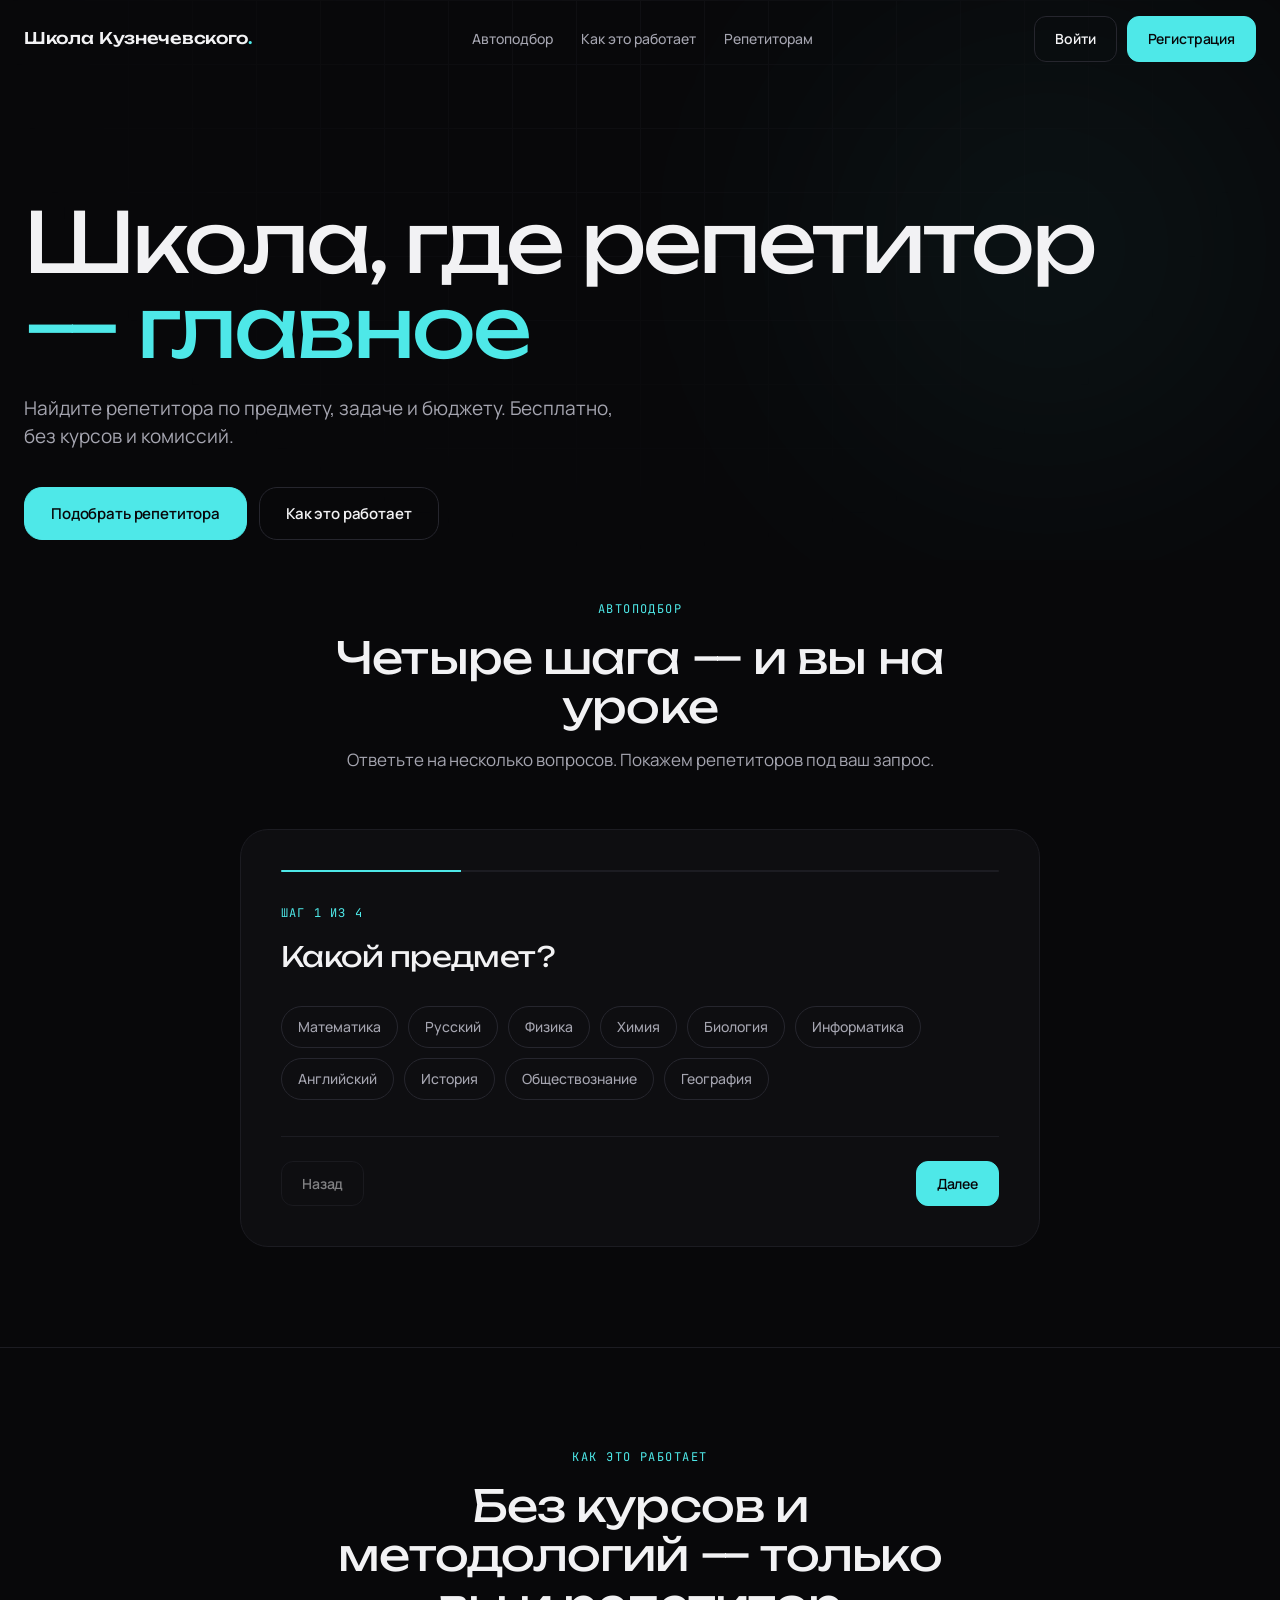
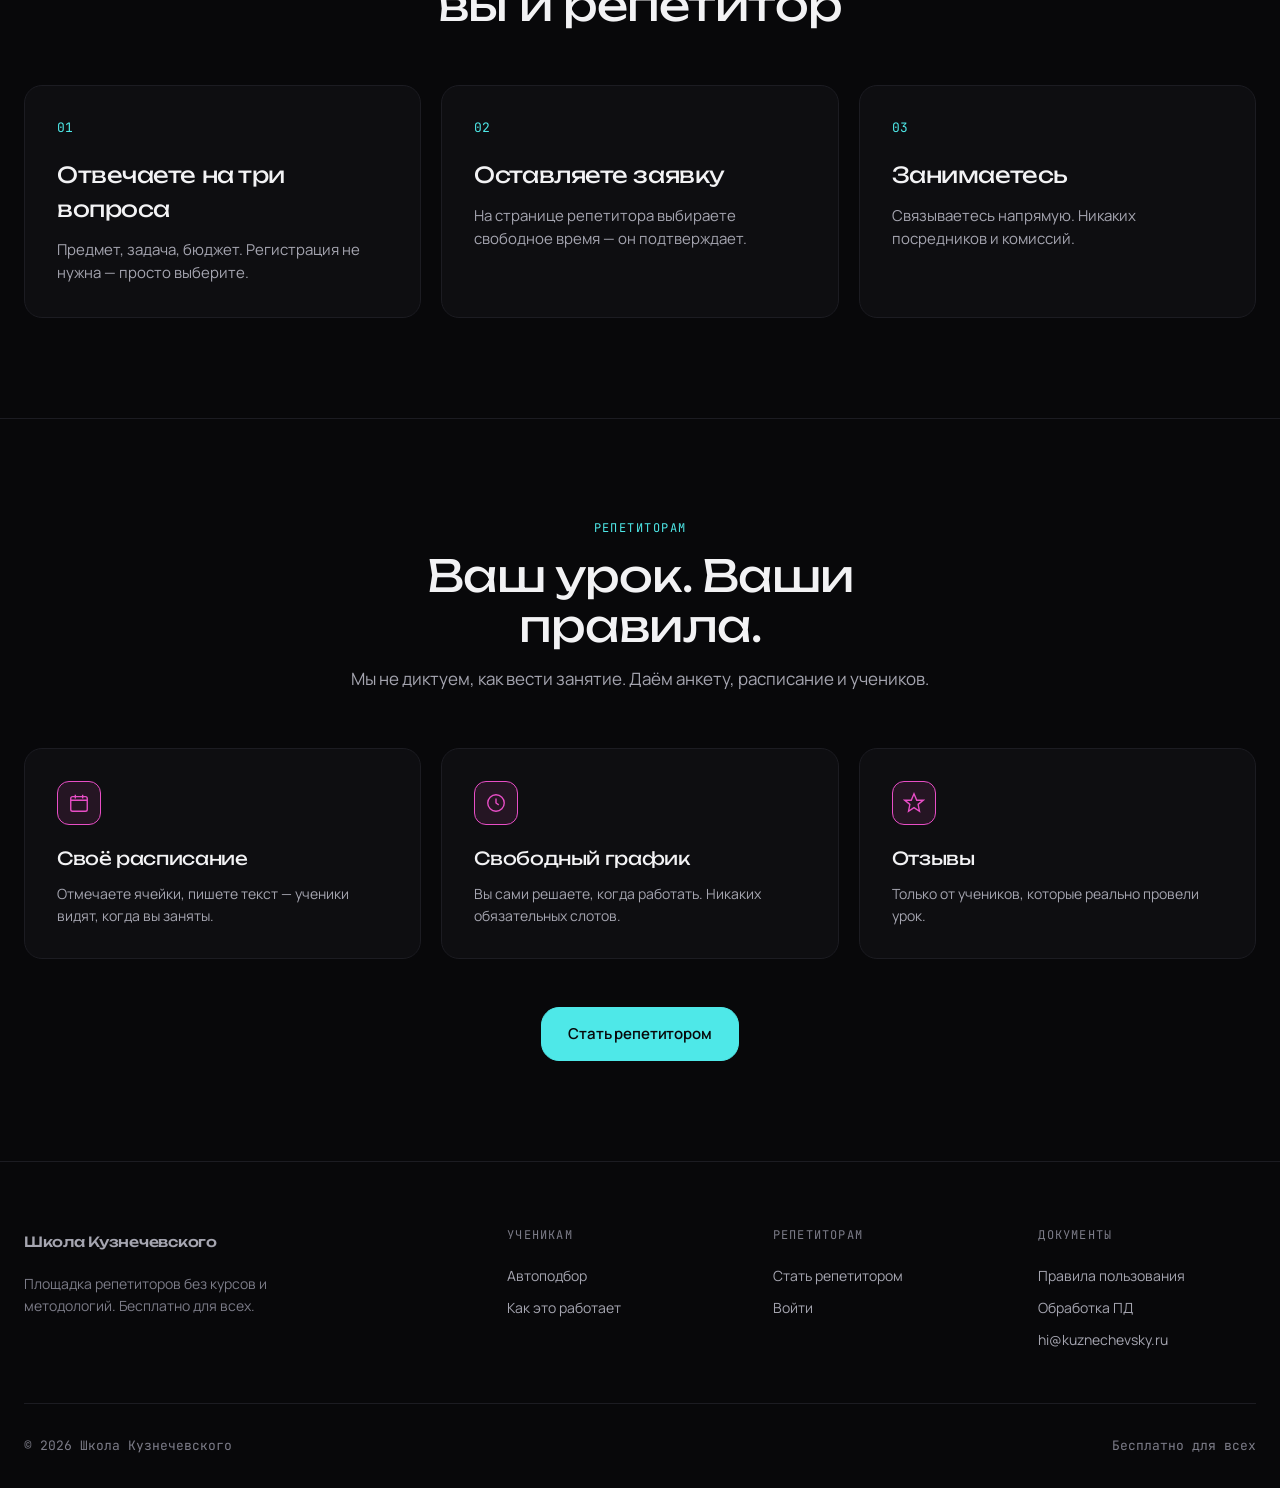
<file: index.html>
<!DOCTYPE html>
<html lang="ru">
<head>
  <meta charset="UTF-8">
  <meta name="viewport" content="width=device-width, initial-scale=1.0">
  <title>Школа Кузнечевского — площадка репетиторов</title>
  <link rel="preconnect" href="https://fonts.googleapis.com">
  <link rel="preconnect" href="https://fonts.gstatic.com" crossorigin>
  <link href="https://fonts.googleapis.com/css2?family=Unbounded:wght@300;400;500;600&family=Manrope:wght@400;500;600;700&family=JetBrains+Mono:wght@400;500&display=swap" rel="stylesheet">
  <link rel="stylesheet" href="css/base.css">
  <link rel="stylesheet" href="css/main.css">
  <link rel="stylesheet" href="css/mobile.css">
</head>
<body>

  <div class="page-loader" data-loader>
    <div class="page-loader__logo">Школа Кузнечевского<span>.</span></div>
    <div class="page-loader__bar"><div class="page-loader__fill"></div></div>
  </div>

  <div class="cursor-glow" data-cursor-glow></div>

  <header class="nav">
    <div class="nav__inner">
      <a href="index.html" class="nav__logo" data-logo aria-label="Школа Кузнечевского — на главную">
        <span>Ш</span><span>к</span><span>о</span><span>л</span><span>а</span>
        <span class="nav__logo-space"> </span>
        <span>К</span><span>у</span><span>з</span><span>н</span><span>е</span><span>ч</span><span>е</span><span>в</span><span>с</span><span>к</span><span>о</span><span>г</span><span>о</span>
        <span class="nav__logo-dot">.</span>
      </a>
      <nav class="nav__links">
        <a href="#podbor">Автоподбор</a>
        <a href="#how">Как это работает</a>
        <a href="#repetitoram">Репетиторам</a>
      </nav>

      <div class="nav__actions" data-nav-actions>
        <a href="login.html" class="btn btn--ghost">Войти</a>
        <a href="register.html" class="btn btn--primary">Регистрация</a>
      </div>

      <div class="nav__user-menu" data-user-menu hidden>
        <a href="#" class="nav__user-trigger" data-user-link>
          <span class="nav__user-name" data-user-name>…</span>
          <span class="nav__user-avatar" data-user-avatar>?</span>
        </a>
      </div>

      <button class="nav__burger" aria-label="Меню">
        <span></span><span></span>
      </button>
    </div>

    <nav class="nav__mobile" data-nav-mobile hidden>
      <a href="#podbor">Автоподбор</a>
      <a href="#how">Как это работает</a>
      <a href="#repetitoram">Репетиторам</a>
      <div class="nav__mobile-auth" data-nav-mobile-auth>
        <a href="login.html" class="btn btn--ghost">Войти</a>
        <a href="register.html" class="btn btn--primary">Регистрация</a>
      </div>
    </nav>
  </header>

  <main>

    <section class="hero hero--compact">
      <div class="hero__parallax" data-parallax>
        <div class="hero__orb hero__orb--1"></div>
        <div class="hero__grid"></div>
      </div>
      <div class="hero__inner">
        <h1 class="hero__title" data-hero-el>
          Школа, где репетитор <em>— главное</em>
        </h1>
        <p class="hero__sub" data-hero-el>
          Найдите репетитора по предмету, задаче и бюджету. Бесплатно, без курсов и комиссий.
        </p>
        <div class="hero__cta" data-hero-el>
          <a href="#podbor" class="btn btn--primary btn--lg">Подобрать репетитора</a>
          <a href="#how" class="btn btn--ghost btn--lg">Как это работает</a>
        </div>
      </div>
    </section>

    <section class="podbor" id="podbor">
      <div class="container">
        <div class="section-head reveal">
          <div class="section-head__eyebrow">Автоподбор</div>
          <h2 class="section-head__title">Четыре шага — и вы на уроке</h2>
          <p class="section-head__lead">Ответьте на несколько вопросов. Покажем репетиторов под ваш запрос.</p>
        </div>

        <div class="podbor__card reveal">
          <div class="podbor__progress">
            <div class="podbor__bar" data-step="1"></div>
          </div>

          <div class="podbor__viewport">
            <div class="podbor__step is-active" data-step="1">
              <div class="podbor__step-label">Шаг 1 из 4</div>
              <h3 class="podbor__question">Какой предмет?</h3>
              <div class="chips" data-field="subject" data-chips>
                <button class="chip" data-value="math">Математика</button>
                <button class="chip" data-value="russian">Русский</button>
                <button class="chip" data-value="physics">Физика</button>
                <button class="chip" data-value="chemistry">Химия</button>
                <button class="chip" data-value="biology">Биология</button>
                <button class="chip" data-value="it">Информатика</button>
                <button class="chip" data-value="english">Английский</button>
                <button class="chip" data-value="history">История</button>
                <button class="chip" data-value="social">Обществознание</button>
                <button class="chip" data-value="geography">География</button>
              </div>
              <div class="podbor__hint" data-hint="subject" hidden>Выберите предмет</div>
            </div>

            <div class="podbor__step" data-step="2">
              <div class="podbor__step-label">Шаг 2 из 4</div>
              <h3 class="podbor__question">Какая задача?</h3>
              <div class="chips" data-field="goal" data-goal-chips data-chips></div>
              <div class="podbor__hint" data-hint="goal" hidden>Выберите задачу</div>
            </div>

            <div class="podbor__step" data-step="3">
              <div class="podbor__step-label">Шаг 3 из 4</div>
              <h3 class="podbor__question">Кого предпочитаете?</h3>
              <div class="chips" data-field="gender" data-chips>
                <button class="chip" data-value="any">Не важно</button>
                <button class="chip" data-value="male">Мужчину</button>
                <button class="chip" data-value="female">Женщину</button>
              </div>
              <div class="podbor__hint" data-hint="gender" hidden>Выберите пол</div>
            </div>

            <div class="podbor__step" data-step="4">
              <div class="podbor__step-label">Шаг 4 из 4</div>
              <h3 class="podbor__question">Какой бюджет за урок?</h3>
              <div class="chips" data-field="budget" data-chips>
                <button class="chip" data-value="1000">до 1000 ₽</button>
                <button class="chip" data-value="1500">до 1500 ₽</button>
                <button class="chip" data-value="2500">до 2500 ₽</button>
                <button class="chip" data-value="any">Не важно</button>
              </div>
              <div class="podbor__hint" data-hint="budget" hidden>Выберите бюджет</div>
            </div>
          </div>

          <div class="podbor__nav">
            <button class="btn btn--ghost" data-podbor-back>Назад</button>
            <button class="btn btn--primary" data-podbor-next>Далее</button>
          </div>
        </div>

        <div class="podbor__results" data-podbor-results hidden>
          <div class="section-head section-head--left">
            <div class="section-head__eyebrow">Результат</div>
            <h3 class="section-head__title">Репетиторы под ваш запрос</h3>
          </div>
          <div class="grid grid--3" data-podbor-grid></div>
          <div class="podbor__reset">
            <button class="btn btn--ghost" data-podbor-reset>Пройти заново</button>
          </div>
        </div>
      </div>
    </section>

    <section class="how" id="how">
      <div class="container">
        <div class="section-head reveal">
          <div class="section-head__eyebrow">Как это работает</div>
          <h2 class="section-head__title">Без курсов и методологий — только вы и репетитор</h2>
        </div>
        <div class="grid grid--3">
          <div class="how__card reveal">
            <div class="how__num">01</div>
            <h3>Отвечаете на три вопроса</h3>
            <p>Предмет, задача, бюджет. Регистрация не нужна — просто выберите.</p>
          </div>
          <div class="how__card reveal">
            <div class="how__num">02</div>
            <h3>Оставляете заявку</h3>
            <p>На странице репетитора выбираете свободное время — он подтверждает.</p>
          </div>
          <div class="how__card reveal">
            <div class="how__num">03</div>
            <h3>Занимаетесь</h3>
            <p>Связываетесь напрямую. Никаких посредников и комиссий.</p>
          </div>
        </div>
      </div>
    </section>

    <section class="for-teachers" id="repetitoram">
      <div class="container">
        <div class="section-head reveal">
          <div class="section-head__eyebrow">Репетиторам</div>
          <h2 class="section-head__title">Ваш урок. Ваши правила.</h2>
          <p class="section-head__lead">Мы не диктуем, как вести занятие. Даём анкету, расписание и учеников.</p>
        </div>

        <div class="for-teachers__grid">
          <div class="for-teachers__feature reveal">
            <div class="for-teachers__icon">
              <svg width="22" height="22" viewBox="0 0 24 24" fill="none" stroke="currentColor" stroke-width="1.5">
                <rect x="3" y="5" width="18" height="16" rx="2"/>
                <path d="M3 9h18M8 3v4M16 3v4"/>
              </svg>
            </div>
            <h3>Своё расписание</h3>
            <p>Отмечаете ячейки, пишете текст — ученики видят, когда вы заняты.</p>
          </div>

          <div class="for-teachers__feature reveal">
            <div class="for-teachers__icon">
              <svg width="22" height="22" viewBox="0 0 24 24" fill="none" stroke="currentColor" stroke-width="1.5">
                <circle cx="12" cy="12" r="9"/>
                <path d="M12 7v5l3 2"/>
              </svg>
            </div>
            <h3>Свободный график</h3>
            <p>Вы сами решаете, когда работать. Никаких обязательных слотов.</p>
          </div>

          <div class="for-teachers__feature reveal">
            <div class="for-teachers__icon">
              <svg width="22" height="22" viewBox="0 0 24 24" fill="none" stroke="currentColor" stroke-width="1.5">
                <path d="M12 2l3 7h7l-5.5 4.5L18 21l-6-4-6 4 1.5-7.5L2 9h7z"/>
              </svg>
            </div>
            <h3>Отзывы</h3>
            <p>Только от учеников, которые реально провели урок.</p>
          </div>
        </div>

        <div class="for-teachers__cta reveal">
          <a href="register.html" class="btn btn--primary btn--lg" data-magnetic>Стать репетитором</a>
        </div>
      </div>
    </section>

  </main>

  <footer class="footer">
    <div class="container">
      <div class="footer__inner">
        <div class="footer__col">
          <a href="index.html" class="nav__logo" aria-label="Школа Кузнечевского — на главную">Школа Кузнечевского<span>.</span></a>
          <p class="footer__desc">Площадка репетиторов без курсов и методологий. Бесплатно для всех.</p>
        </div>
        <div class="footer__col">
          <div class="footer__title">Ученикам</div>
          <a href="#podbor">Автоподбор</a>
          <a href="#how">Как это работает</a>
        </div>
        <div class="footer__col">
          <div class="footer__title">Репетиторам</div>
          <a href="register.html">Стать репетитором</a>
          <a href="login.html">Войти</a>
        </div>
        <div class="footer__col">
          <div class="footer__title">Документы</div>
          <a href="terms.html">Правила пользования</a>
          <a href="privacy.html">Обработка ПД</a>
          <a href="mailto:hi@kuznechevsky.ru">hi@kuznechevsky.ru</a>
        </div>
      </div>
      <div class="footer__bottom">
        <span>© 2026 Школа Кузнечевского</span>
        <span>Бесплатно для всех</span>
      </div>
    </div>
  </footer>

  <script src="js/libs/supabase.js"></script>
  <script src="js/supabase-client.js"></script>
  <script src="js/auth.js"></script>
  <script src="js/main.js"></script>
</body>
</html>
</file>
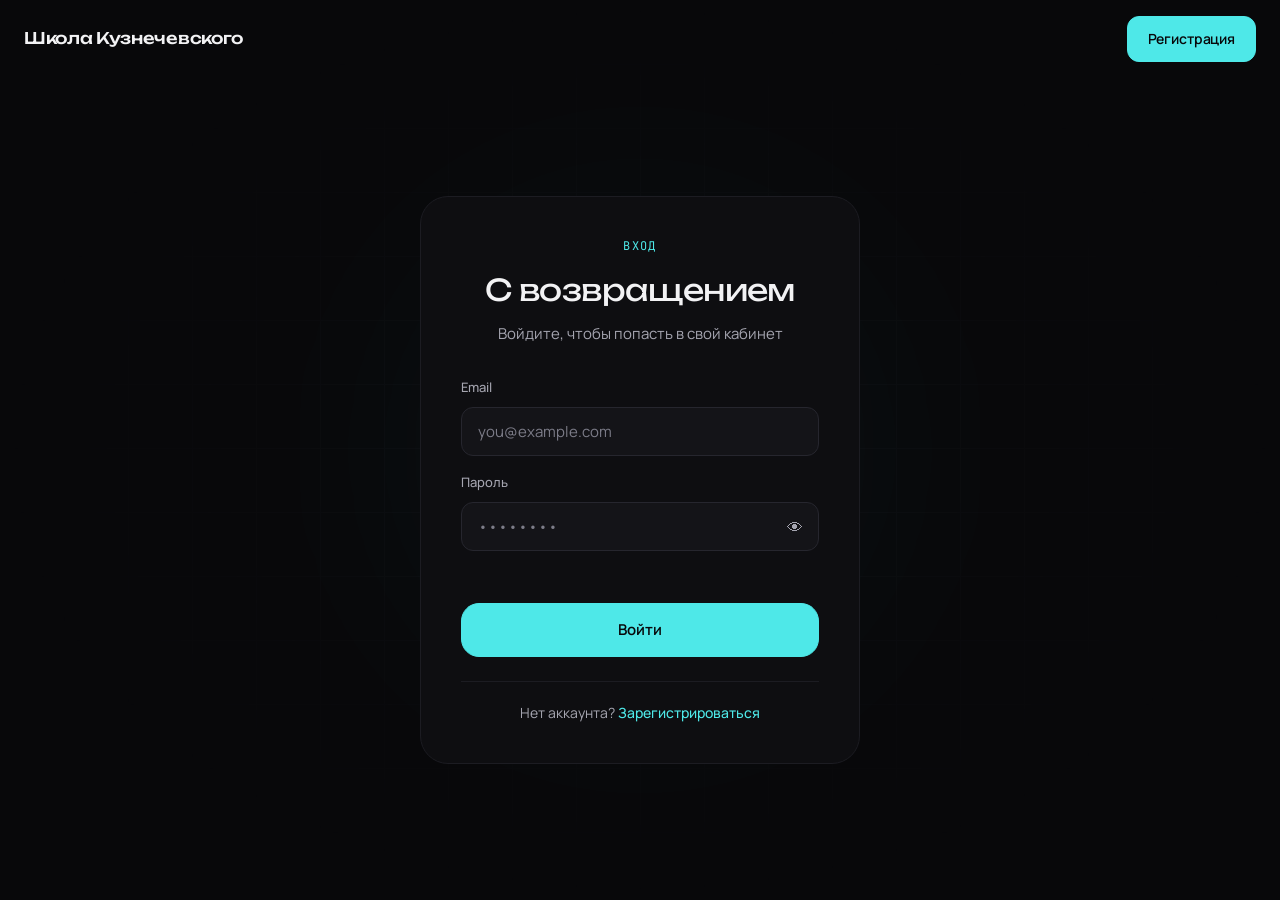
<file: cabinet-student.html>
<!DOCTYPE html>
<html lang="ru">
<head>
  <meta charset="UTF-8">
  <meta name="viewport" content="width=device-width, initial-scale=1.0">
  <title>Кабинет ученика — Школа Кузнечевского</title>
  <link rel="preconnect" href="https://fonts.googleapis.com">
  <link rel="preconnect" href="https://fonts.gstatic.com" crossorigin>
  <link href="https://fonts.googleapis.com/css2?family=Unbounded:wght@300;400;500;600&family=Manrope:wght@400;500;600;700&family=JetBrains+Mono:wght@400;500&display=swap" rel="stylesheet">
  <link rel="stylesheet" href="css/base.css">
  <link rel="stylesheet" href="css/main.css">
  <link rel="stylesheet" href="css/auth.css">
  <link rel="stylesheet" href="css/cabinet.css">
  <link rel="stylesheet" href="css/mobile.css">
</head>
<body class="page-student">

  <div class="cursor-glow" data-cursor-glow></div>

  <header class="nav is-scrolled">
    <div class="nav__inner">
      <a href="index.html" class="nav__logo">Школа Кузнечевского<span>.</span></a>
      <nav class="nav__links">
        <a href="index.html">Главная</a>
        <a href="cabinet-student.html" class="is-current">Кабинет</a>
      </nav>

      <div class="nav__user-menu" data-user-menu>
        <a href="cabinet-student.html" class="nav__user-trigger">
          <span class="nav__user-name" data-user-name>…</span>
          <span class="nav__user-avatar" data-user-avatar>?</span>
        </a>
        <div style="position:relative;">
          <button class="notif-bell" data-notif-bell aria-label="Уведомления">
            <svg viewBox="0 0 24 24" fill="none" stroke="currentColor" stroke-width="1.5" stroke-linecap="round" stroke-linejoin="round">
              <path d="M18 8a6 6 0 00-12 0c0 7-3 9-3 9h18s-3-2-3-9"/>
              <path d="M13.7 21a2 2 0 01-3.4 0"/>
            </svg>
            <span class="notif-bell__count" data-notif-count hidden>0</span>
          </button>
          <div class="notif-panel" data-notif-panel hidden></div>
        </div>
      </div>

      <button class="nav__burger" aria-label="Меню">
        <span></span><span></span>
      </button>
    </div>
    <nav class="nav__mobile" data-nav-mobile hidden>
      <a href="index.html">Главная</a>
      <a href="cabinet-student.html" class="is-current">Кабинет</a>
      <button class="btn btn--ghost" data-logout-mobile>Выйти</button>
    </nav>
  </header>

  <main class="cabinet">
    <div class="cabinet__grid"></div>

    <div class="container cabinet__inner">
      <div class="cabinet__head">
        <div class="cabinet__eyebrow">Кабинет ученика</div>
      </div>

      <div class="cabinet__stats">
        <div class="cabinet-stat">
          <div class="cabinet-stat__num" data-stat="upcoming">0</div>
          <div class="cabinet-stat__label">Предстоит</div>
        </div>
        <div class="cabinet-stat">
          <div class="cabinet-stat__num" data-stat="done">0</div>
          <div class="cabinet-stat__label">Проведено</div>
        </div>
      </div>

      <div class="student-layout">

        <div class="student-col-main">
          <div class="cabinet__col-head cabinet__col-head--aligned">
            <h2 class="cabinet__title cabinet__title--col">Мои заявки</h2>
            <button type="button" class="btn btn--ghost btn--sm" data-bookings-toggle disabled>Развернуть</button>
          </div>
          
          <div class="cabinet__list" data-bookings-list>
            <div class="cabinet__empty">
              <div class="cabinet__empty-icon">📅</div>
              <div class="cabinet__empty-title">Пока пусто</div>
              <div class="cabinet__empty-desc">Найдите репетитора и оставьте первую заявку</div>
              <a href="index.html#podbor" class="btn btn--primary btn--lg">Найти репетитора</a>
            </div>
          </div>
        </div>

        <aside class="student-col-side">
          <div class="cabinet__col-head cabinet__col-head--aligned">
            <h2 class="cabinet__title cabinet__title--col">Расписание</h2>
            <div class="cabinet__col-actions">
              <button class="btn btn--ghost btn--sm" data-toggle-personal-board disabled>Развернуть</button>
              <button class="btn btn--primary btn--sm" data-add-personal-cell>+ Ячейка</button>
            </div>
          </div>

          <div class="cabinet__side-content">
            <div class="info-panel">
              <div class="info-panel__title">Как пользоваться</div>
              <ul class="info-panel__list">
                <li>Это <strong>только для вас</strong>. Никто не видит.</li>
                <li>Нажмите <strong>«+ Ячейка»</strong> — день, время, имя и заметку.</li>
                <li>Или у заявки — <strong>«Добавить в расписание»</strong>.</li>
              </ul>
            </div>

            <div class="week-board week-board--personal" data-personal-student-board>
              <div class="week-board__loading">Загружаем…</div>
            </div>
          </div>
        </aside>

      </div>

      <div class="cabinet__section">
        <h2 class="cabinet__section-title">Опасная зона</h2>
        <div class="danger-zone">
          <p class="danger-zone__text">
            Удаление аккаунта необратимо. Все заявки и профиль будут удалены навсегда.
          </p>
          <div style="display:flex;gap:10px;flex-wrap:wrap;">
            <button class="btn btn--ghost" data-logout>Выйти из аккаунта</button>
            <button class="btn btn--danger" data-delete-account>Удалить аккаунт навсегда</button>
          </div>
        </div>
      </div>
    </div>
  </main>

  <div class="modal" data-modal="review" hidden>
    <div class="modal__backdrop" data-modal-close></div>
    <div class="modal__panel">
      <div class="pay">
        <div class="pay__title">Оцените урок</div>
        <div class="field" style="margin-bottom:16px;">
          <label>Оценка</label>
          <div style="display:flex;gap:8px;" data-rating-stars>
            <button type="button" class="btn btn--icon" data-star="1">★</button>
            <button type="button" class="btn btn--icon" data-star="2">★</button>
            <button type="button" class="btn btn--icon" data-star="3">★</button>
            <button type="button" class="btn btn--icon" data-star="4">★</button>
            <button type="button" class="btn btn--icon" data-star="5">★</button>
          </div>
        </div>
        <div class="auth-form__error" data-review-error></div>
        <button class="btn btn--primary btn--lg" style="width:100%;" data-review-save>Отправить оценку</button>
      </div>
    </div>
  </div>

  <div class="modal" data-modal="personal-cell-edit" hidden>
    <div class="modal__backdrop" data-modal-close></div>
    <div class="modal__panel">
      <div class="pay">
        <div class="pay__title" data-personal-cell-title>Новая ячейка</div>

        <div class="field" style="margin-bottom:14px;">
          <label>День недели</label>
          <select data-personal-cell-day>
            <option value="1">Понедельник</option>
            <option value="2">Вторник</option>
            <option value="3">Среда</option>
            <option value="4">Четверг</option>
            <option value="5">Пятница</option>
            <option value="6">Суббота</option>
            <option value="0">Воскресенье</option>
          </select>
        </div>

        <div class="field" style="margin-bottom:14px;">
          <label>Время</label>
          <input type="time" data-personal-cell-time>
        </div>

        <div class="field" style="margin-bottom:14px;">
          <label>Имя ученика (до 30 символов)</label>
          <input type="text" maxlength="30" data-personal-cell-student-name placeholder="Иванов Иван">
        </div>

        <div class="field" style="margin-bottom:14px;">
          <label>Заметка (до 50 символов)</label>
          <input type="text" maxlength="50" data-personal-cell-text placeholder="Урок с Иваном">
        </div>

        <div class="auth-form__error" data-personal-cell-error></div>
        <div class="modal-actions">
          <button class="btn btn--primary" style="flex:1;" data-personal-cell-save>Сохранить</button>
          <button class="btn btn--ghost" data-personal-cell-delete hidden>Удалить</button>
        </div>
      </div>
    </div>
  </div>

  <script src="js/libs/supabase.js"></script>
  <script src="js/supabase-client.js"></script>
  <script src="js/auth.js"></script>
  <script src="js/cabinet-student.js"></script>
</body>
</html>
</file>
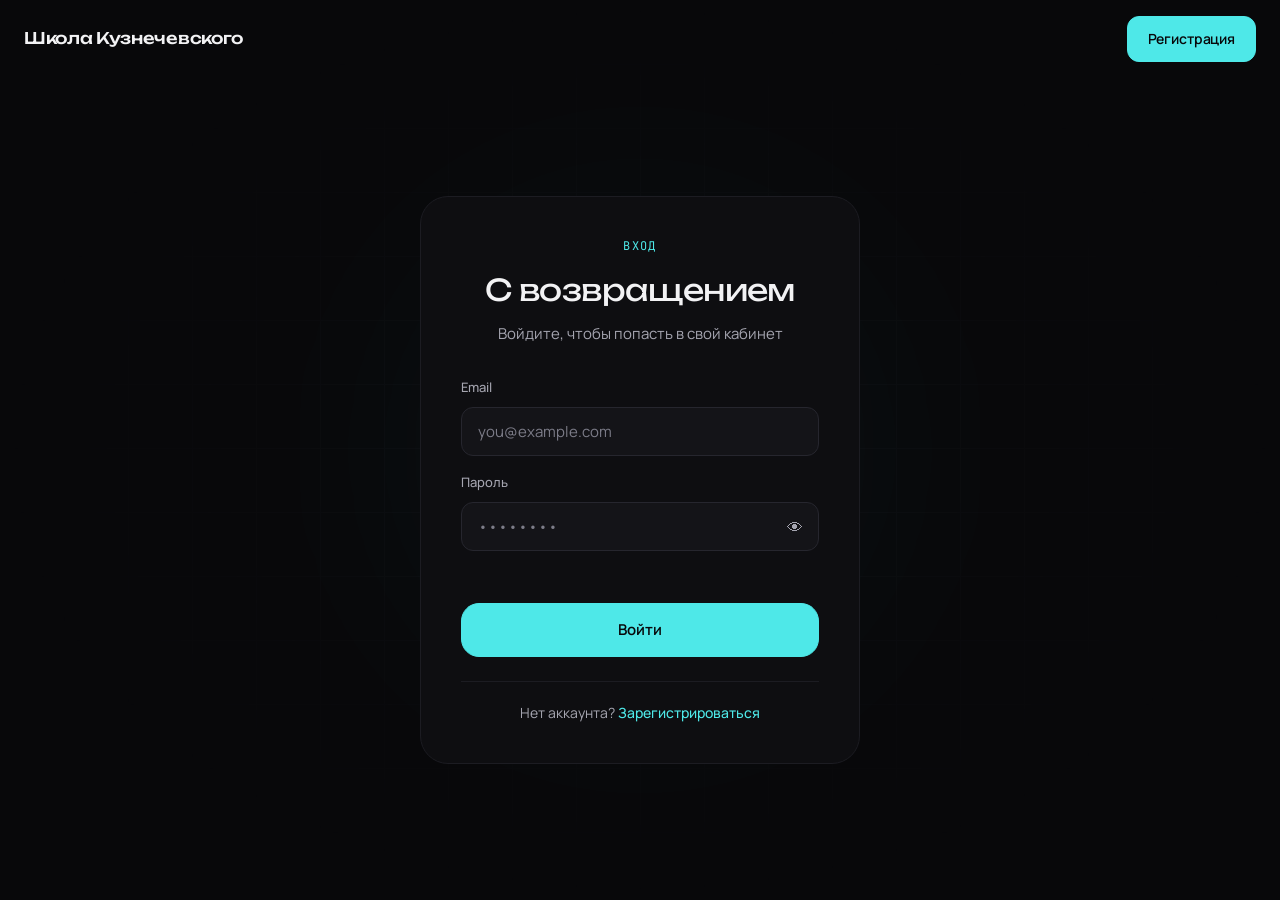
<file: cabinet-teacher.html>
<!DOCTYPE html>
<html lang="ru">
<head>
  <meta charset="UTF-8">
  <meta name="viewport" content="width=device-width, initial-scale=1.0">
  <title>Кабинет репетитора — Школа Кузнечевского</title>
  <link rel="preconnect" href="https://fonts.googleapis.com">
  <link rel="preconnect" href="https://fonts.gstatic.com" crossorigin>
  <link href="https://fonts.googleapis.com/css2?family=Unbounded:wght@300;400;500;600&family=Manrope:wght@400;500;600;700&family=JetBrains+Mono:wght@400;500&display=swap" rel="stylesheet">
  <link rel="stylesheet" href="css/base.css">
  <link rel="stylesheet" href="css/main.css">
  <link rel="stylesheet" href="css/auth.css">
  <link rel="stylesheet" href="css/cabinet.css">
  <link rel="stylesheet" href="css/mobile.css">
</head>
<body class="page-teacher">

  <div class="cursor-glow" data-cursor-glow></div>

  <header class="nav is-scrolled">
    <div class="nav__inner">
      <a href="index.html" class="nav__logo">Школа Кузнечевского<span>.</span></a>
      <nav class="nav__links">
        <a href="index.html">Главная</a>
        <a href="cabinet-teacher.html" class="is-current">Кабинет</a>
      </nav>

      <div class="nav__user-menu" data-user-menu>
        <a href="cabinet-teacher.html" class="nav__user-trigger">
          <span class="nav__user-name" data-user-name>…</span>
          <span class="nav__user-avatar" data-user-avatar>?</span>
        </a>
        <div style="position:relative;">
          <button class="notif-bell" data-notif-bell aria-label="Уведомления">
            <svg viewBox="0 0 24 24" fill="none" stroke="currentColor" stroke-width="1.5" stroke-linecap="round" stroke-linejoin="round">
              <path d="M18 8a6 6 0 00-12 0c0 7-3 9-3 9h18s-3-2-3-9"/>
              <path d="M13.7 21a2 2 0 01-3.4 0"/>
            </svg>
            <span class="notif-bell__count" data-notif-count hidden>0</span>
          </button>
          <div class="notif-panel" data-notif-panel hidden></div>
        </div>
      </div>

      <button class="nav__burger" aria-label="Меню">
        <span></span><span></span>
      </button>
    </div>
    <nav class="nav__mobile" data-nav-mobile hidden>
      <a href="index.html">Главная</a>
      <a href="cabinet-teacher.html" class="is-current">Кабинет</a>
      <button class="btn btn--ghost" data-logout-mobile>Выйти</button>
    </nav>
  </header>

  <main class="cabinet">
    <div class="cabinet__grid"></div>

    <div class="container cabinet__inner">
      <div class="cabinet__head">
        <div class="cabinet__eyebrow">Кабинет репетитора</div>
      </div>

      <div class="cabinet__head-row">
        <h1 class="cabinet__title">Расписание и заявки</h1>
        <div class="cabinet__head-actions">
          <button type="button" class="btn btn--ghost" data-open-preview>Как видят ученики</button>
          <button type="button" class="btn btn--ghost" data-open-profile>Редактировать профиль</button>
        </div>
      </div>

      <div class="cabinet__stats">
        <div class="cabinet-stat">
          <div class="cabinet-stat__num" data-stat="upcoming">0</div>
          <div class="cabinet-stat__label">Предстоит</div>
        </div>
        <div class="cabinet-stat">
          <div class="cabinet-stat__num" data-stat="done">0</div>
          <div class="cabinet-stat__label">Проведено</div>
        </div>
      </div>

      <div class="teacher-layout">
        <div class="teacher-col-main">
          <div class="cabinet__col-head cabinet__col-head--aligned">
            <h2 class="cabinet__title cabinet__title--col">Расписание</h2>
          </div>

          <div class="teacher-tabs-row">
            <div class="teacher-tabs">
              <button class="teacher-tab is-active" data-tab="public">Публичное</button>
              <button class="teacher-tab" data-tab="personal">Личное</button>
            </div>
            <div class="teacher-tabs-actions">
              <button type="button" class="btn btn--ghost btn--sm" data-schedule-toggle disabled>Развернуть</button>
              <button class="btn btn--primary btn--sm" data-add-cell>+ Ячейка</button>
            </div>
          </div>

          <div class="teacher-tab-panel is-active" data-tab-panel="public">
            <div class="info-panel">
              <div class="info-panel__title">Что это</div>
              <ul class="info-panel__list">
                <li>Эти ячейки <strong>видят ученики</strong>.</li>
                <li><span class="dot dot--free"></span> Свободно — можно оставить заявку.</li>
                <li><span class="dot dot--busy"></span> Занято — время забронировано.</li>
                <li><span class="dot dot--off"></span> Не работает — вы недоступны.</li>
              </ul>
            </div>
            <div class="week-board" data-week-board>
              <div class="week-board__loading">Загружаем…</div>
            </div>
          </div>

          <div class="teacher-tab-panel" data-tab-panel="personal">
            <div class="info-panel">
              <div class="info-panel__title">Что это</div>
              <ul class="info-panel__list">
                <li>Это <strong>только для вас</strong>.</li>
                <li>Ученики не видят.</li>
                <li>Заметки для себя: имя, ссылка.</li>
              </ul>
            </div>
            <div class="week-board week-board--personal" data-personal-board>
              <div class="week-board__loading">Загружаем…</div>
            </div>
          </div>
        </div>

        <aside class="teacher-col-side">
          <div style="position: relative;">
            <div class="cabinet__col-head cabinet__col-head--aligned" style="margin-bottom: 0;">
              <h2 class="cabinet__title cabinet__title--col">Заявки</h2>
            </div>
            <button type="button" class="btn btn--ghost btn--sm" data-bookings-toggle disabled style="position: absolute; top: 58px; right: 0;">Развернуть</button>
          </div>
          
          <div class="teacher-bookings-wrapper">
            <div class="cabinet__list" data-bookings-list>
              <div class="cabinet__empty">
                <div class="cabinet__empty-icon">📩</div>
                <div class="cabinet__empty-title">Заявок пока нет</div>
                <div class="cabinet__empty-desc">Когда ученик попросит место — заявка появится здесь</div>
              </div>
            </div>
          </div>
        </aside>
      </div>

      <div class="cabinet__section">
        <h2 class="cabinet__section-title">Опасная зона</h2>
        <div class="danger-zone">
          <p class="danger-zone__text">
            Скрытие анкеты убирает вас из автоподбора. Ученики перестанут вас видеть.
          </p>
          <div style="display:flex;gap:10px;flex-wrap:wrap;">
            <button class="btn btn--ghost" data-toggle-visibility>Скрыть анкету</button>
            <button class="btn btn--ghost" data-logout>Выйти из аккаунта</button>
            <button class="btn btn--danger" data-delete-account>Удалить аккаунт навсегда</button>
          </div>
        </div>
      </div>
    </div>
  </main>

  <!-- МОДАЛКИ -->
  <div class="modal" data-modal="preview" hidden>
    <div class="modal__backdrop" data-modal-close></div>
    <div class="modal__panel modal__panel--wide">
      <div class="preview-banner">
        <span class="preview-banner__icon">👁</span>
        <span>Так вас видят ученики. Это предпросмотр — заявки здесь не работают.</span>
      </div>
      <div class="preview-body">
        <aside class="preview-sidebar">
          <div class="preview-card preview-card--profile">
            <div class="preview-avatar" data-preview-avatar>—</div>
            <h2 class="preview-name" data-preview-name>—</h2>
            <div class="preview-subject" data-preview-subject>—</div>
            <div class="preview-price" data-preview-price>—</div>
            <div class="preview-rating">
              <span class="preview-rating__star">★</span>
              <span data-preview-rating>—</span>
              <span class="preview-rating__count" data-preview-reviews>—</span>
            </div>
          </div>
          <div class="preview-card" data-preview-bio-block hidden>
            <h3 class="preview-card__title">О себе</h3>
            <p class="preview-bio" data-preview-bio></p>
          </div>
          <div class="preview-card" data-preview-contacts-block hidden>
            <h3 class="preview-card__title">Связь</h3>
            <div class="preview-contacts preview-contacts--row">
              <div class="preview-contact" data-preview-contact="telegram" hidden>
                <span class="preview-contact__icon"><svg viewBox="0 0 24 24" fill="none" stroke="currentColor" stroke-width="1.7"><path d="M21 4L2 12l6 2 2 6 4-5 6 4V4z"/></svg></span>
                <span class="preview-contact__label">Telegram</span>
              </div>
              <div class="preview-contact" data-preview-contact="whatsapp" hidden>
                <span class="preview-contact__icon"><svg viewBox="0 0 24 24" fill="none" stroke="currentColor" stroke-width="1.7"><path d="M21 11.5a8.4 8.4 0 01-1.2 4.4L21 21l-5.3-1.3a8.5 8.5 0 01-12.3-7.5A8.5 8.5 0 0121 11.5z"/></svg></span>
                <span class="preview-contact__label">WhatsApp</span>
              </div>
              <div class="preview-contact" data-preview-contact="phone" hidden>
                <span class="preview-contact__icon"><svg viewBox="0 0 24 24" fill="none" stroke="currentColor" stroke-width="1.7"><path d="M22 16.9v3a2 2 0 01-2.2 2 19.8 19.8 0 01-8.6-3 19.5 19.5 0 01-6-6 19.8 19.8 0 01-3-8.7A2 2 0 014.1 2h3a2 2 0 012 1.7c.1 1 .4 2 .7 3a2 2 0 01-.4 2.1L8 10.2a16 16 0 006 6l1.4-1.4a2 2 0 012.1-.5c1 .3 2 .6 3 .7a2 2 0 011.7 2z"/></svg></span>
                <span class="preview-contact__label">Позвонить</span>
              </div>
            </div>
          </div>
        </aside>
        <div class="preview-feed">
          <section class="preview-card">
            <h3 class="preview-card__title">Расписание</h3>
            <div class="preview-schedule" data-preview-schedule>
              <div class="preview-schedule__loading">Загружаем…</div>
            </div>
          </section>
          <section class="preview-card" data-preview-portfolio-block hidden style="flex: 1; display: flex; flex-direction: column;">
            <h3 class="preview-card__title">Достижения</h3>
            <div class="preview-portfolio" style="flex: 1;">
              <img data-preview-portfolio-image src="" alt="Достижение 1" loading="lazy" style="height: 100%; object-fit: cover;">
              <img data-preview-portfolio-image-2 src="" alt="Достижение 2" loading="lazy" hidden style="height: 100%; object-fit: cover;">
            </div>
          </section>
        </div>
      </div>
      <div class="modal-actions modal-actions--sticky">
        <button type="button" class="btn btn--ghost" data-modal-close>Закрыть</button>
        <button type="button" class="btn btn--primary" data-preview-edit style="margin-left:auto;">Редактировать профиль</button>
      </div>
    </div>
  </div>

  <div class="modal" data-modal="profile" hidden>
    <div class="modal__backdrop" data-modal-close></div>
    <div class="modal__panel" style="max-width: 680px;">
      <div class="pay">
        <div style="display:flex;justify-content:space-between;align-items:center;margin-bottom:20px;padding-bottom:18px;border-bottom:1px solid var(--border);">
          <div class="pay__title" style="margin:0;padding:0;border:0;">Редактировать профиль</div>
          <button type="button" class="btn btn--icon" data-modal-close aria-label="Закрыть">✕</button>
        </div>

        <div class="field" style="margin-bottom:14px;">
          <label>Главное фото (аватар)</label>
          <div style="display:flex;align-items:center;gap:16px;">
            <div data-avatar-preview style="width:72px;height:72px;border-radius:50%;background:var(--surface-2);border:1px solid var(--border-strong);display:flex;align-items:center;justify-content:center;font-size:24px;color:var(--cabinet-accent,var(--magenta));overflow:hidden;flex-shrink:0;">👤</div>
            <div>
              <input type="file" accept="image/*" data-avatar-input style="display:none;">
              <button type="button" class="btn btn--ghost" data-avatar-button>Загрузить фото</button>
            </div>
          </div>
        </div>

        <div class="field" style="margin-bottom:14px;">
          <label>Фото достижений — 1</label>
          <div style="display:flex;align-items:center;gap:16px;">
            <div data-portfolio-preview style="width:72px;height:72px;border-radius:12px;background:var(--surface-2);border:1px solid var(--border-strong);display:flex;align-items:center;justify-content:center;font-size:24px;color:var(--cabinet-accent,var(--magenta));overflow:hidden;flex-shrink:0;">🖼</div>
            <div>
              <input type="file" accept="image/*" data-portfolio-input style="display:none;">
              <button type="button" class="btn btn--ghost" data-portfolio-button>Загрузить фото</button>
            </div>
          </div>
        </div>

        <div class="field" style="margin-bottom:14px;">
          <label>Фото достижений — 2</label>
          <div style="display:flex;align-items:center;gap:16px;">
            <div data-portfolio-preview-2 style="width:72px;height:72px;border-radius:12px;background:var(--surface-2);border:1px solid var(--border-strong);display:flex;align-items:center;justify-content:center;font-size:24px;color:var(--cabinet-accent,var(--magenta));overflow:hidden;flex-shrink:0;">🖼</div>
            <div>
              <input type="file" accept="image/*" data-portfolio-input-2 style="display:none;">
              <button type="button" class="btn btn--ghost" data-portfolio-button-2>Загрузить фото</button>
            </div>
          </div>
        </div>

        <div class="field" style="margin-bottom:14px;">
          <label>Предмет</label>
          <select data-edit-subject>
            <option value="math">Математика</option>
            <option value="russian">Русский</option>
            <option value="physics">Физика</option>
            <option value="chemistry">Химия</option>
            <option value="biology">Биология</option>
            <option value="it">Информатика</option>
            <option value="english">Английский</option>
            <option value="history">История</option>
            <option value="social">Обществознание</option>
            <option value="geography">География</option>
          </select>
        </div>

        <div class="field" style="margin-bottom:14px;">
          <label>Какие задачи беру</label>
          <div class="profile-goals" data-goals-list></div>
        </div>

        <div class="field" style="margin-bottom:14px;">
          <label>Цена за урок (₽)</label>
          <input type="number" min="0" step="100" data-edit-price placeholder="1000">
        </div>

        <div class="field" style="margin-bottom:14px;">
          <label>Телефон</label>
          <input type="tel" data-edit-phone placeholder="+7 999 123-45-67">
        </div>

        <div class="field" style="margin-bottom:14px;">
          <label>Telegram</label>
          <input type="text" data-edit-telegram placeholder="@username">
        </div>

        <div class="field" style="margin-bottom:14px;">
          <label>WhatsApp</label>
          <input type="tel" data-edit-whatsapp placeholder="+7 999 123-45-67">
        </div>

        <div class="field" style="margin-bottom:14px;">
          <label>О себе</label>
          <textarea data-edit-bio rows="4" placeholder="МГУ, мехмат..."></textarea>
        </div>

        <div class="auth-form__error" data-profile-error></div>
        <div class="modal-actions">
          <button class="btn btn--ghost" data-profile-cancel>Отмена</button>
          <button class="btn btn--primary" data-profile-save style="margin-left:auto;">Сохранить</button>
        </div>
      </div>
    </div>
  </div>

  <div class="modal" data-modal="request-link" hidden>
    <div class="modal__backdrop" data-modal-close></div>
    <div class="modal__panel">
      <div class="pay">
        <div class="pay__title">Ссылка на урок</div>
        <div class="pay__lesson">
          <div class="pay__row"><span class="pay__row-label">Ученик</span><span class="pay__row-value" data-request-link-student>—</span></div>
          <div class="pay__row"><span class="pay__row-label">Время</span><span class="pay__row-value" data-request-link-time>—</span></div>
        </div>
        <div class="field" style="margin-bottom:14px;">
          <label>Ссылка (https://)</label>
          <input type="url" data-request-link-input placeholder="https://...">
        </div>
        <div class="auth-form__error" data-request-link-error></div>
        <div class="modal-actions">
          <button class="btn btn--ghost" data-request-link-remove hidden>Удалить ссылку</button>
          <button class="btn btn--primary" data-request-link-save style="margin-left:auto;">Сохранить</button>
        </div>
      </div>
    </div>
  </div>

  <div class="modal" data-modal="cell-edit" hidden>
    <div class="modal__backdrop" data-modal-close></div>
    <div class="modal__panel">
      <div class="pay">
        <div class="pay__title" data-cell-title>Новая ячейка</div>
        <div class="field" style="margin-bottom:14px;">
          <label>День недели</label>
          <select data-cell-day>
            <option value="" disabled selected>Не выбрано</option>
            <option value="1">Понедельник</option>
            <option value="2">Вторник</option>
            <option value="3">Среда</option>
            <option value="4">Четверг</option>
            <option value="5">Пятница</option>
            <option value="6">Суббота</option>
            <option value="0">Воскресенье</option>
          </select>
        </div>
        <div class="field" style="margin-bottom:14px;"><label>Время</label><input type="time" data-cell-time></div>
        <div class="field" style="margin-bottom:14px;">
          <label>Статус</label>
          <select data-cell-status>
            <option value="free">Свободно</option>
            <option value="busy">Занято</option>
            <option value="off">Не работает</option>
          </select>
        </div>
        <div class="field" style="margin-bottom:14px;"><label>Имя ученика</label><input type="text" maxlength="30" data-cell-student-name placeholder="Иванов Иван"></div>
        <div class="field" style="margin-bottom:14px;"><label>Ссылка или пометка</label><input type="text" maxlength="50" data-cell-note placeholder="Zoom…"></div>
        <div class="auth-form__error" data-cell-error></div>
        <div class="modal-actions">
          <button class="btn btn--primary" style="flex:1;" data-cell-save>Сохранить</button>
          <button class="btn btn--ghost" data-cell-delete hidden>Удалить</button>
        </div>
      </div>
    </div>
  </div>

  <div class="modal" data-modal="personal-cell-edit" hidden>
    <div class="modal__backdrop" data-modal-close></div>
    <div class="modal__panel">
      <div class="pay">
        <div class="pay__title" data-personal-cell-title>Новая ячейка</div>
        <div class="field" style="margin-bottom:14px;">
          <label>День недели</label>
          <select data-personal-cell-day>
            <option value="" disabled selected>Не выбрано</option>
            <option value="1">Понедельник</option>
            <option value="2">Вторник</option>
            <option value="3">Среда</option>
            <option value="4">Четверг</option>
            <option value="5">Пятница</option>
            <option value="6">Суббота</option>
            <option value="0">Воскресенье</option>
          </select>
        </div>
        <div class="field" style="margin-bottom:14px;"><label>Время</label><input type="time" data-personal-cell-time></div>
        <div class="field" style="margin-bottom:14px;"><label>Имя ученика</label><input type="text" maxlength="30" data-personal-cell-student-name placeholder="Иванов Иван"></div>
        <div class="field" style="margin-bottom:14px;"><label>Текст</label><input type="text" maxlength="50" data-personal-cell-text placeholder="Заметка"></div>
        <div class="auth-form__error" data-personal-cell-error></div>
        <div class="modal-actions">
          <button class="btn btn--primary" style="flex:1;" data-personal-cell-save>Сохранить</button>
          <button class="btn btn--ghost" data-personal-cell-delete hidden>Удалить</button>
        </div>
      </div>
    </div>
  </div>

  <footer class="footer">
    <div class="container">
      <div class="footer__inner">
        <div class="footer__col">
          <a href="index.html" class="nav__logo">Школа Кузнечевского<span>.</span></a>
          <p class="footer__desc">Площадка репетиторов без курсов и методологий. Бесплатно для всех.</p>
        </div>
        <div class="footer__col">
          <div class="footer__title">Ученикам</div>
          <a href="index.html#podbor">Автоподбор</a>
          <a href="index.html#how">Как это работает</a>
        </div>
        <div class="footer__col">
          <div class="footer__title">Репетиторам</div>
          <a href="register.html">Стать репетитором</a>
          <a href="login.html">Войти</a>
        </div>
        <div class="footer__col">
          <div class="footer__title">Документы</div>
          <a href="terms.html">Правила пользования</a>
          <a href="privacy.html">Обработка ПД</a>
          <a href="mailto:hi@kuznechevsky.ru">hi@kuznechevsky.ru</a>
        </div>
      </div>
      <div class="footer__bottom">
        <span>© 2026 Школа Кузнечевского</span>
        <span>Бесплатно для всех</span>
      </div>
    </div>
  </footer>

  <script src="js/libs/supabase.js"></script>
  <script src="js/supabase-client.js"></script>
  <script src="js/auth.js"></script>
  <script src="js/cabinet-teacher.js"></script>
</body>
</html>
</file>
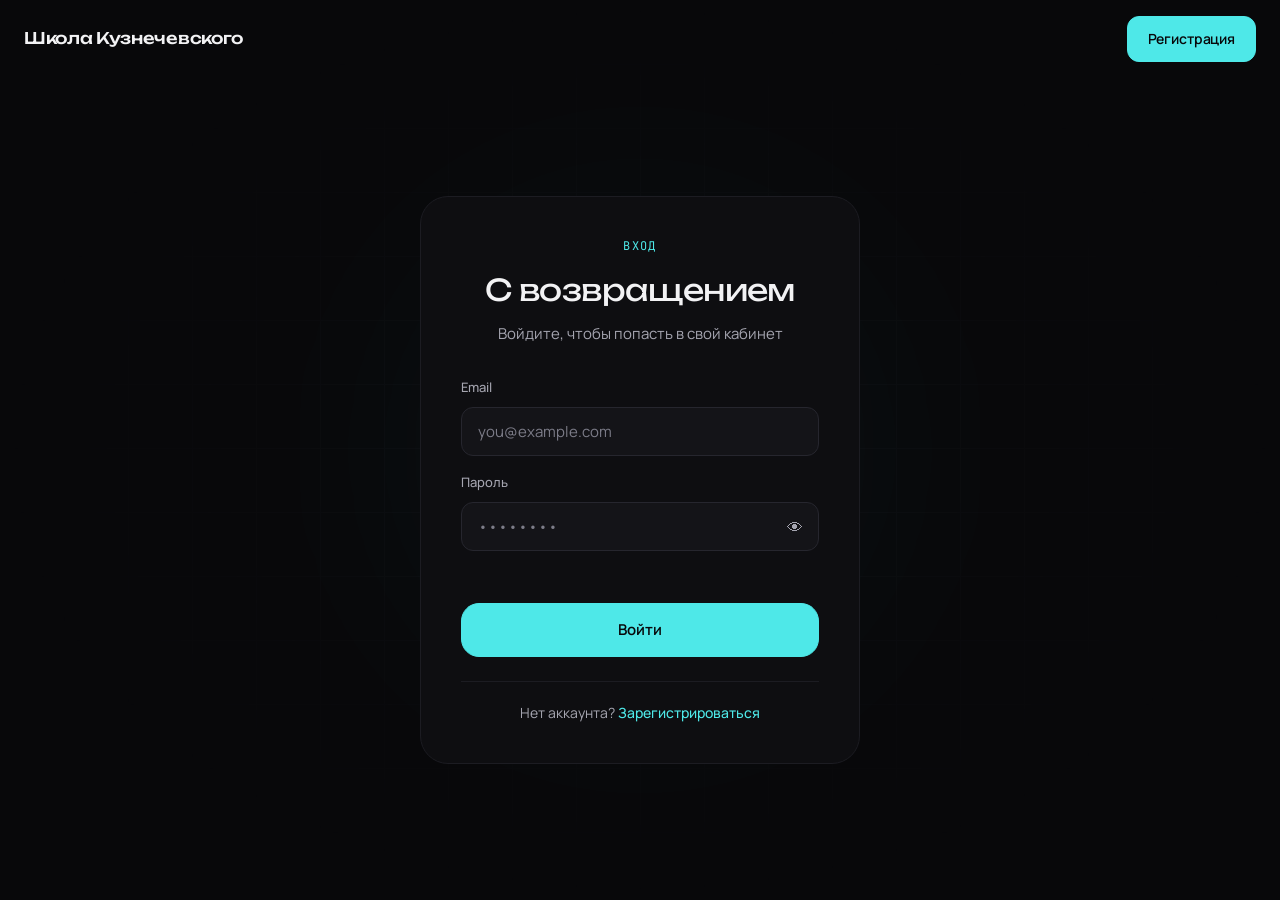
<file: login.html>
<!DOCTYPE html>
<html lang="ru">
<head>
  <meta charset="UTF-8">
  <meta name="viewport" content="width=device-width, initial-scale=1.0">
  <title>Вход — Школа Кузнечевского</title>
  <meta name="description" content="Войдите в свой кабинет на площадке репетиторов «Школа Кузнечевского».">

  <meta property="og:type" content="website">
  <meta property="og:site_name" content="Школа Кузнечевского">
  <meta property="og:title" content="Вход — Школа Кузнечевского">
  <meta property="og:description" content="Войдите в свой кабинет на площадке репетиторов.">
  <meta property="og:url" content="https://kuznechevsky.ru/login.html">

  <link rel="preconnect" href="https://fonts.googleapis.com">
  <link rel="preconnect" href="https://fonts.gstatic.com" crossorigin>
  <link href="https://fonts.googleapis.com/css2?family=Unbounded:wght@300;400;500;600&family=Manrope:wght@400;500;600;700&family=JetBrains+Mono:wght@400;500&display=swap" rel="stylesheet">
  <link rel="stylesheet" href="css/base.css">
  <link rel="stylesheet" href="css/main.css">
  <link rel="stylesheet" href="css/auth.css">
  <link rel="stylesheet" href="css/mobile.css">
</head>
<body>

  <div class="cursor-glow" data-cursor-glow></div>

  <header class="nav">
    <div class="nav__inner">
      <a href="index.html" class="nav__logo" aria-label="Школа Кузнечевского — на главную">Школа Кузнечевского<span>.</span></a>
      <div class="nav__actions">
        <a href="register.html" class="btn btn--primary">Регистрация</a>
      </div>
    </div>
  </header>

  <main class="auth-page">
    <div class="auth-page__grid"></div>
    <div class="auth-page__orb"></div>

    <div class="auth-card">
      <div class="auth-card__eyebrow">Вход</div>
      <h1 class="auth-card__title">С возвращением</h1>
      <p class="auth-card__lead">Войдите, чтобы попасть в свой кабинет</p>

      <form class="auth-form" data-login-form novalidate>
        <div class="field">
          <label for="email">Email</label>
          <input type="email" id="email" name="email" placeholder="you@example.com" required autocomplete="email">
        </div>

        <div class="field">
          <label for="password">Пароль</label>
          <div style="position:relative;">
            <input type="password" id="password" name="password" placeholder="••••••••" required autocomplete="current-password" style="padding-right:44px;">
            <button type="button" class="password-toggle" data-toggle-password="password" aria-label="Показать пароль" style="position:absolute;right:12px;top:50%;transform:translateY(-50%);background:none;border:none;color:var(--text-dim);cursor:pointer;font-size:16px;padding:4px;">👁</button>
          </div>
        </div>

        <div class="auth-form__error" data-error></div>

        <button type="submit" class="btn btn--primary btn--lg auth-form__submit">Войти</button>
      </form>

      <div class="auth-card__footer">
        Нет аккаунта? <a href="register.html">Зарегистрироваться</a>
      </div>
    </div>
  </main>

  <script src="js/libs/supabase.js"></script>
  <script src="js/supabase-client.js"></script>
  <script src="js/auth.js"></script>
</body>
</html>
</file>
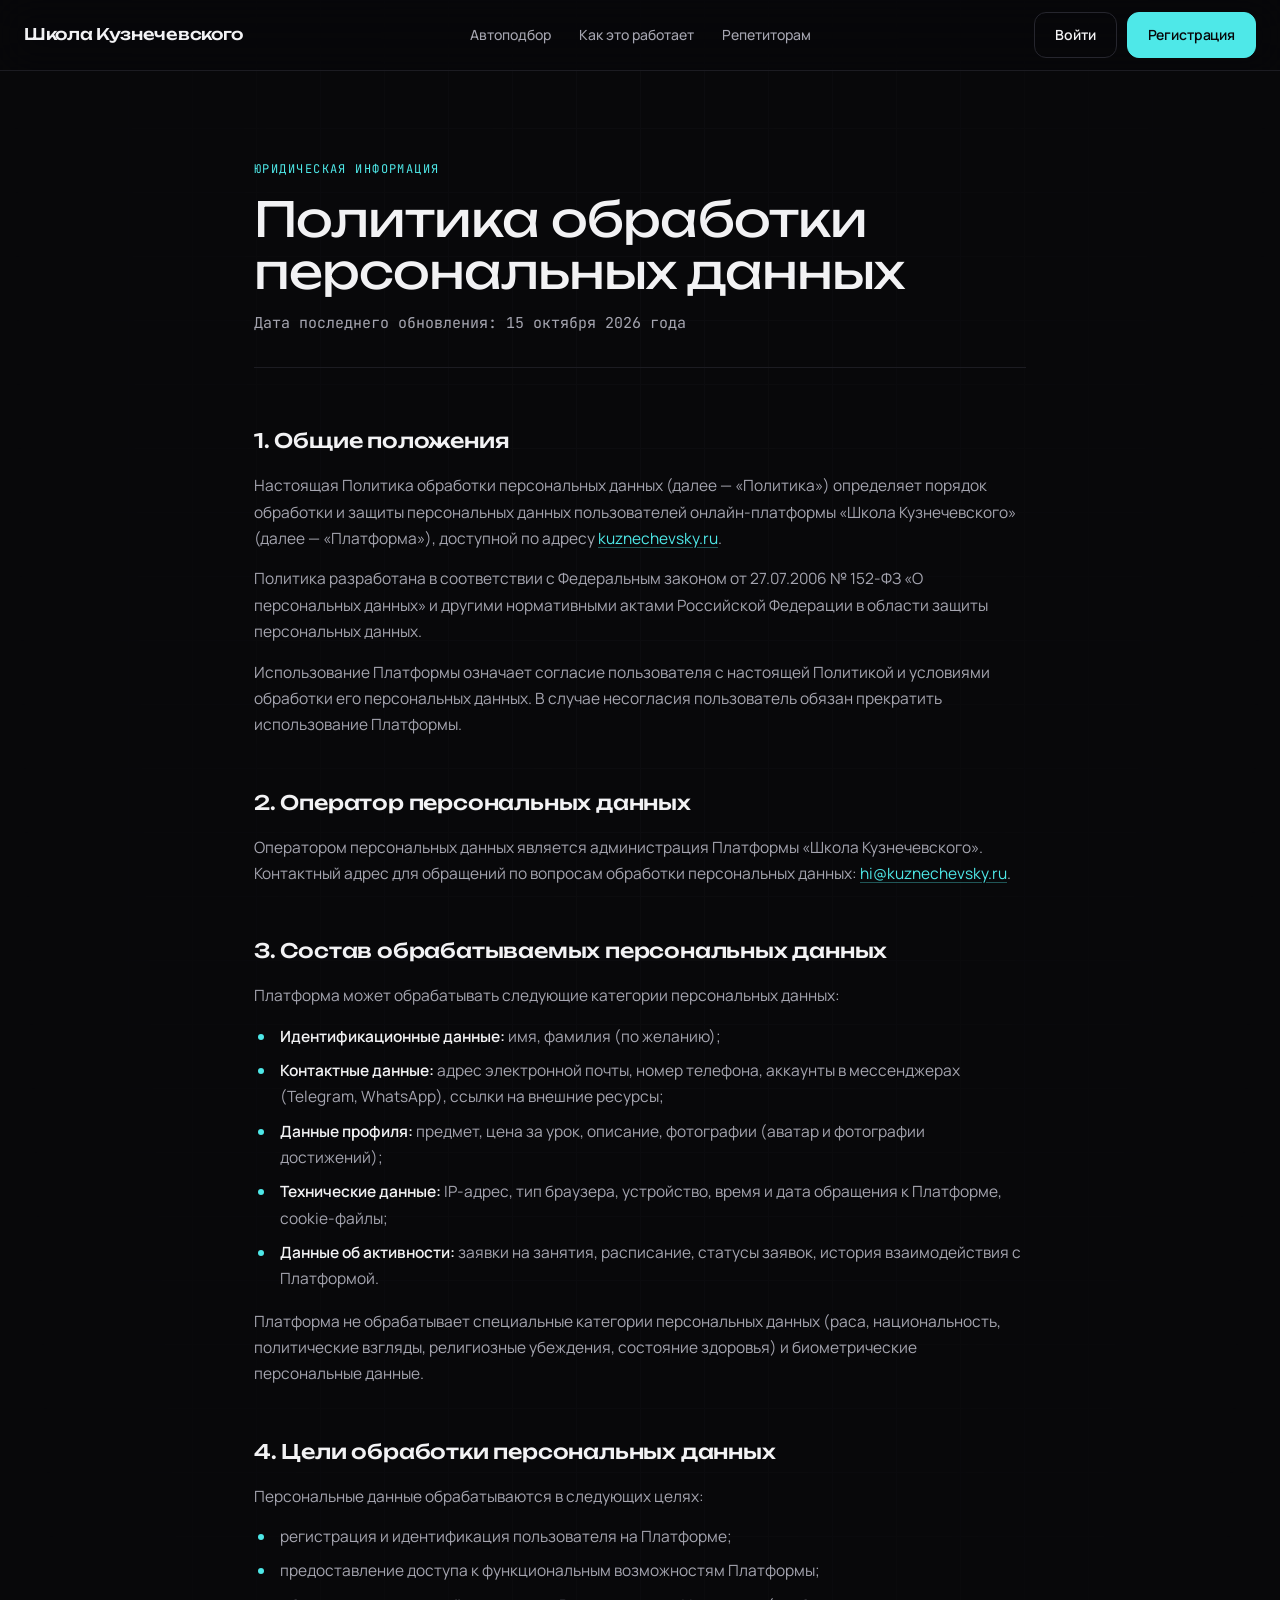
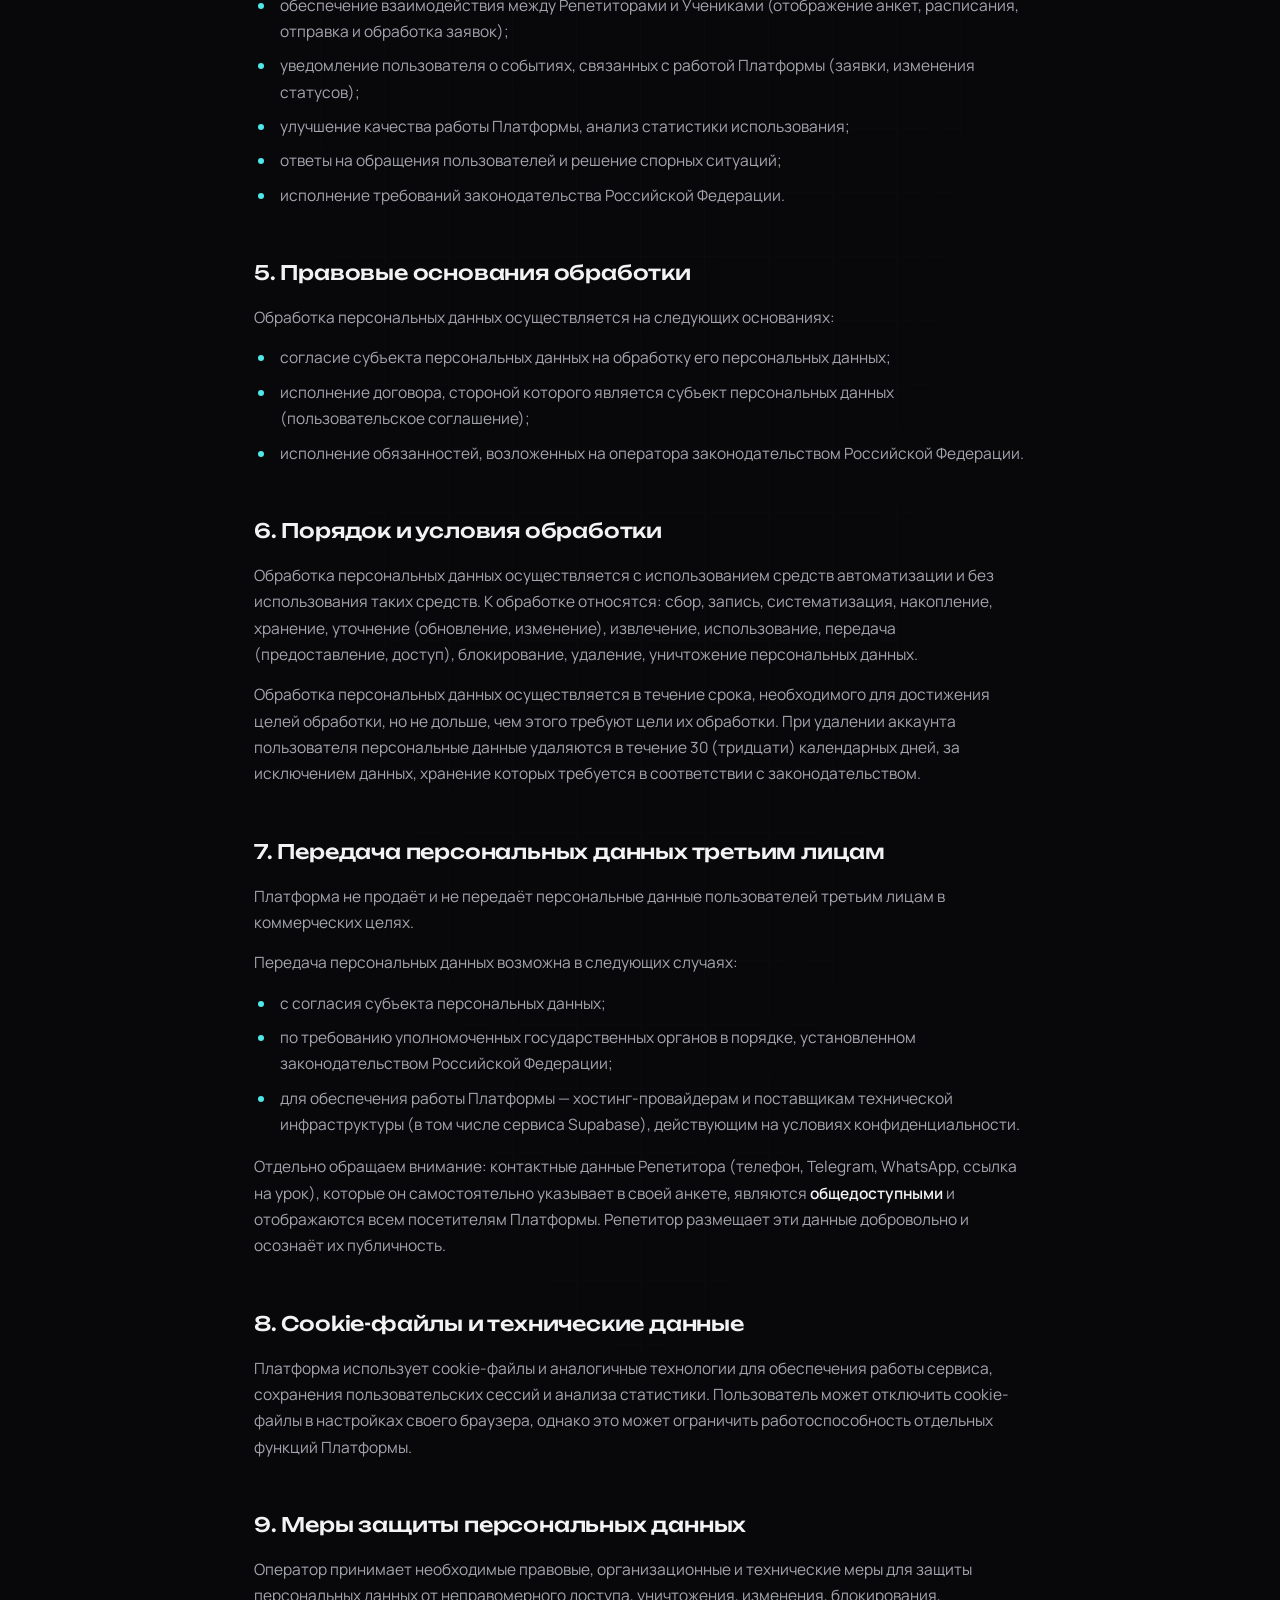
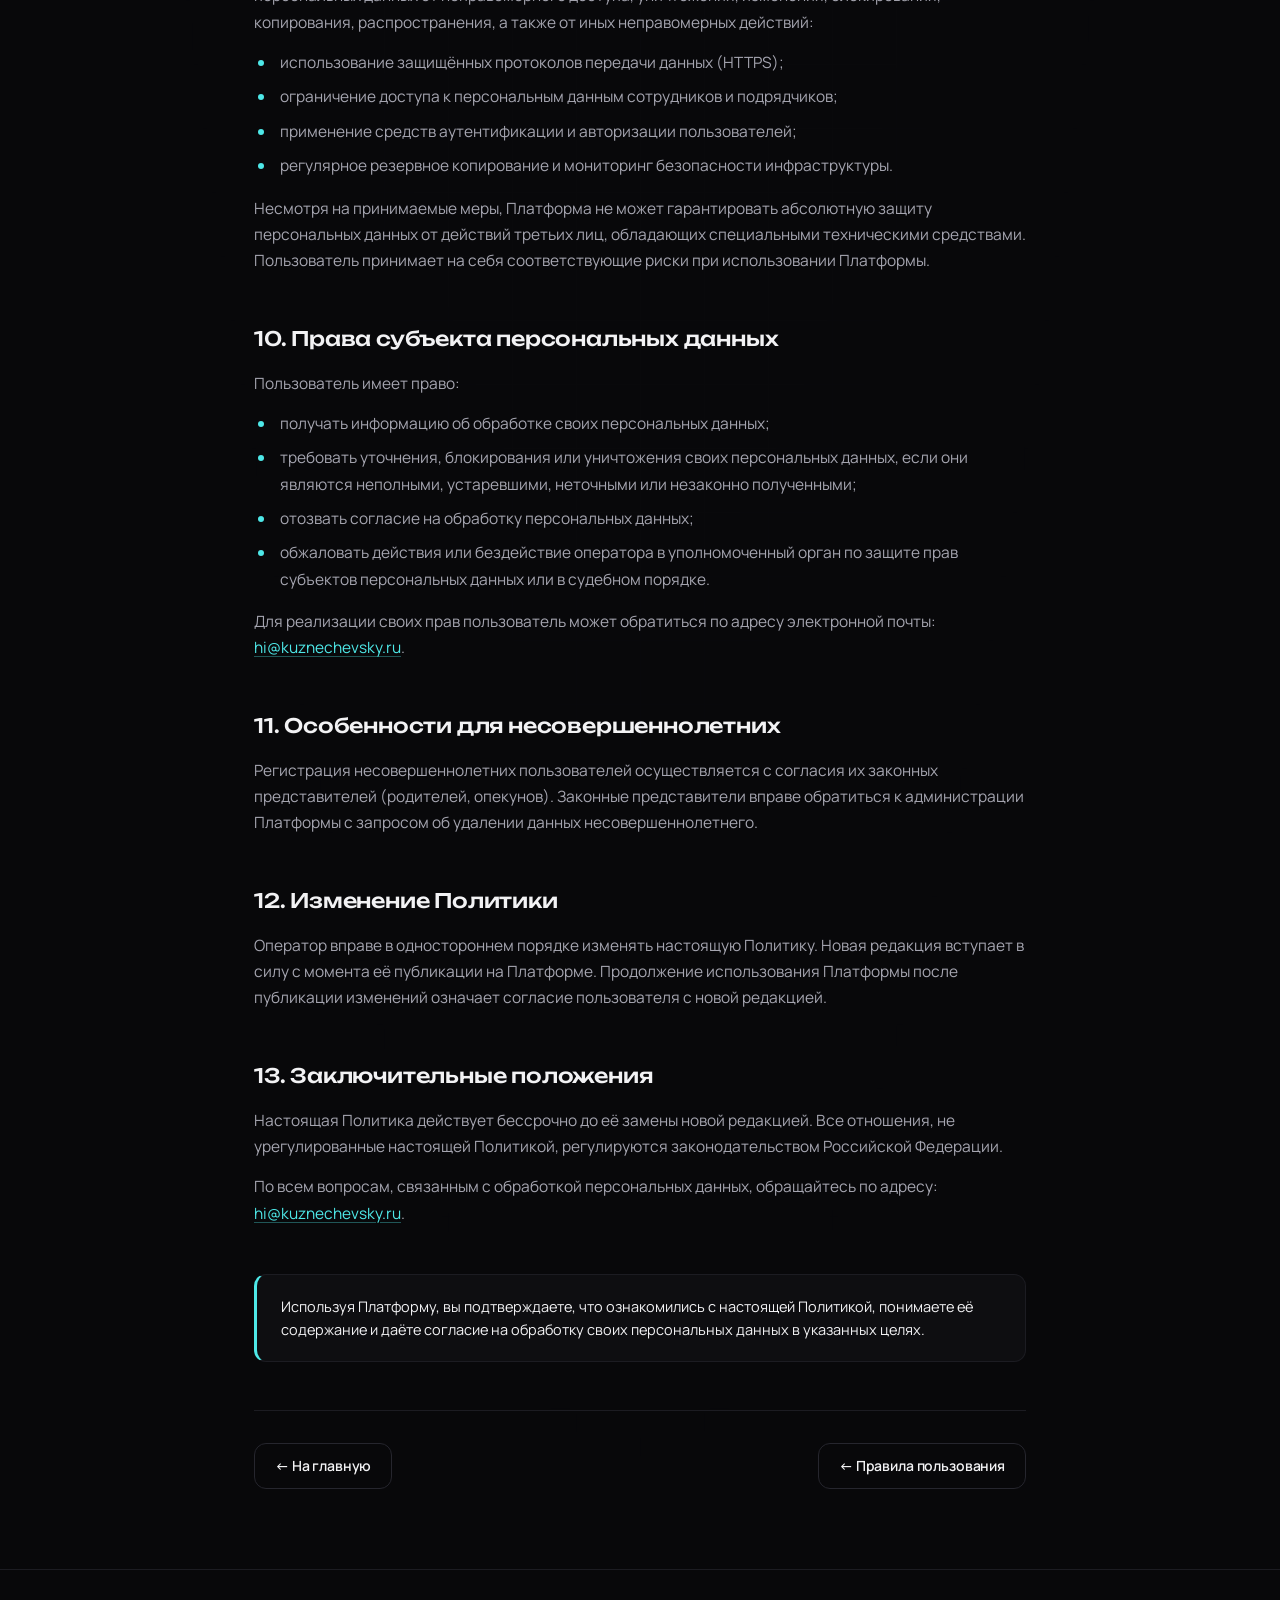
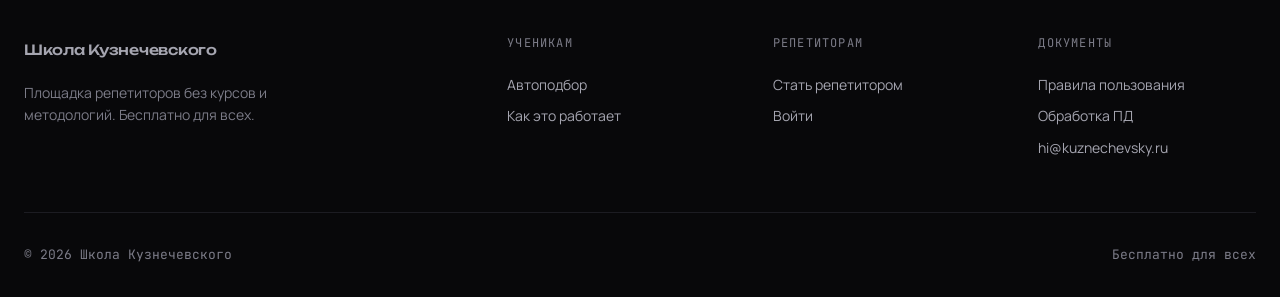
<file: privacy.html>
<!DOCTYPE html>
<html lang="ru">
<head>
  <meta charset="UTF-8">
  <meta name="viewport" content="width=device-width, initial-scale=1.0">
  <title>Политика обработки персональных данных — Школа Кузнечевского</title>
  <meta name="description" content="Политика обработки персональных данных платформы Школа Кузнечевского.">
  <link rel="preconnect" href="https://fonts.googleapis.com">
  <link rel="preconnect" href="https://fonts.gstatic.com" crossorigin>
  <link href="https://fonts.googleapis.com/css2?family=Unbounded:wght@300;400;500;600&family=Manrope:wght@400;500;600;700&family=JetBrains+Mono:wght@400;500&display=swap" rel="stylesheet">
  <link rel="stylesheet" href="css/base.css">
  <link rel="stylesheet" href="css/main.css">
  <link rel="stylesheet" href="css/mobile.css">
</head>
<body>

  <div class="cursor-glow" data-cursor-glow></div>

  <header class="nav is-scrolled">
    <div class="nav__inner">
      <a href="index.html" class="nav__logo">Школа Кузнечевского<span>.</span></a>
      <nav class="nav__links">
        <a href="index.html#podbor">Автоподбор</a>
        <a href="index.html#how">Как это работает</a>
        <a href="index.html#repetitoram">Репетиторам</a>
      </nav>
      <div class="nav__actions">
        <a href="login.html" class="btn btn--ghost">Войти</a>
        <a href="register.html" class="btn btn--primary">Регистрация</a>
      </div>
    </div>
  </header>

  <main class="legal">
    <div class="legal__grid"></div>

    <div class="container legal__inner">
      <div class="legal__head">
        <div class="legal__eyebrow">Юридическая информация</div>
        <h1 class="legal__title">Политика обработки персональных данных</h1>
        <p class="legal__lead">Дата последнего обновления: 15 октября 2026 года</p>
      </div>

      <article class="legal__content">

        <h2>1. Общие положения</h2>
        <p>
          Настоящая Политика обработки персональных данных (далее — «Политика») определяет
          порядок обработки и защиты персональных данных пользователей онлайн-платформы
          «Школа Кузнечевского» (далее — «Платформа»), доступной по адресу
          <a href="https://kuznechevsky.ru">kuznechevsky.ru</a>.
        </p>
        <p>
          Политика разработана в соответствии с Федеральным законом от 27.07.2006 № 152-ФЗ
          «О персональных данных» и другими нормативными актами Российской Федерации в области
          защиты персональных данных.
        </p>
        <p>
          Использование Платформы означает согласие пользователя с настоящей Политикой
          и условиями обработки его персональных данных. В случае несогласия пользователь
          обязан прекратить использование Платформы.
        </p>

        <h2>2. Оператор персональных данных</h2>
        <p>
          Оператором персональных данных является администрация Платформы «Школа Кузнечевского».
          Контактный адрес для обращений по вопросам обработки персональных данных:
          <a href="mailto:hi@kuznechevsky.ru">hi@kuznechevsky.ru</a>.
        </p>

        <h2>3. Состав обрабатываемых персональных данных</h2>
        <p>Платформа может обрабатывать следующие категории персональных данных:</p>
        <ul>
          <li><strong>Идентификационные данные:</strong> имя, фамилия (по желанию);</li>
          <li><strong>Контактные данные:</strong> адрес электронной почты, номер телефона, аккаунты в мессенджерах (Telegram, WhatsApp), ссылки на внешние ресурсы;</li>
          <li><strong>Данные профиля:</strong> предмет, цена за урок, описание, фотографии (аватар и фотографии достижений);</li>
          <li><strong>Технические данные:</strong> IP-адрес, тип браузера, устройство, время и дата обращения к Платформе, cookie-файлы;</li>
          <li><strong>Данные об активности:</strong> заявки на занятия, расписание, статусы заявок, история взаимодействия с Платформой.</li>
        </ul>
        <p>
          Платформа не обрабатывает специальные категории персональных данных (раса, национальность,
          политические взгляды, религиозные убеждения, состояние здоровья) и биометрические
          персональные данные.
        </p>

        <h2>4. Цели обработки персональных данных</h2>
        <p>Персональные данные обрабатываются в следующих целях:</p>
        <ul>
          <li>регистрация и идентификация пользователя на Платформе;</li>
          <li>предоставление доступа к функциональным возможностям Платформы;</li>
          <li>обеспечение взаимодействия между Репетиторами и Учениками (отображение анкет, расписания, отправка и обработка заявок);</li>
          <li>уведомление пользователя о событиях, связанных с работой Платформы (заявки, изменения статусов);</li>
          <li>улучшение качества работы Платформы, анализ статистики использования;</li>
          <li>ответы на обращения пользователей и решение спорных ситуаций;</li>
          <li>исполнение требований законодательства Российской Федерации.</li>
        </ul>

        <h2>5. Правовые основания обработки</h2>
        <p>Обработка персональных данных осуществляется на следующих основаниях:</p>
        <ul>
          <li>согласие субъекта персональных данных на обработку его персональных данных;</li>
          <li>исполнение договора, стороной которого является субъект персональных данных (пользовательское соглашение);</li>
          <li>исполнение обязанностей, возложенных на оператора законодательством Российской Федерации.</li>
        </ul>

        <h2>6. Порядок и условия обработки</h2>
        <p>
          Обработка персональных данных осуществляется с использованием средств автоматизации
          и без использования таких средств. К обработке относятся: сбор, запись, систематизация,
          накопление, хранение, уточнение (обновление, изменение), извлечение, использование,
          передача (предоставление, доступ), блокирование, удаление, уничтожение персональных данных.
        </p>
        <p>
          Обработка персональных данных осуществляется в течение срока, необходимого для достижения
          целей обработки, но не дольше, чем этого требуют цели их обработки. При удалении аккаунта
          пользователя персональные данные удаляются в течение 30 (тридцати) календарных дней,
          за исключением данных, хранение которых требуется в соответствии с законодательством.
        </p>

        <h2>7. Передача персональных данных третьим лицам</h2>
        <p>
          Платформа не продаёт и не передаёт персональные данные пользователей третьим лицам
          в коммерческих целях.
        </p>
        <p>Передача персональных данных возможна в следующих случаях:</p>
        <ul>
          <li>с согласия субъекта персональных данных;</li>
          <li>по требованию уполномоченных государственных органов в порядке, установленном законодательством Российской Федерации;</li>
          <li>для обеспечения работы Платформы — хостинг-провайдерам и поставщикам технической инфраструктуры (в том числе сервиса Supabase), действующим на условиях конфиденциальности.</li>
        </ul>
        <p>
          Отдельно обращаем внимание: контактные данные Репетитора (телефон, Telegram, WhatsApp,
          ссылка на урок), которые он самостоятельно указывает в своей анкете, являются
          <strong>общедоступными</strong> и отображаются всем посетителям Платформы. Репетитор
          размещает эти данные добровольно и осознаёт их публичность.
        </p>

        <h2>8. Cookie-файлы и технические данные</h2>
        <p>
          Платформа использует cookie-файлы и аналогичные технологии для обеспечения работы
          сервиса, сохранения пользовательских сессий и анализа статистики. Пользователь может
          отключить cookie-файлы в настройках своего браузера, однако это может ограничить
          работоспособность отдельных функций Платформы.
        </p>

        <h2>9. Меры защиты персональных данных</h2>
        <p>
          Оператор принимает необходимые правовые, организационные и технические меры для защиты
          персональных данных от неправомерного доступа, уничтожения, изменения, блокирования,
          копирования, распространения, а также от иных неправомерных действий:
        </p>
        <ul>
          <li>использование защищённых протоколов передачи данных (HTTPS);</li>
          <li>ограничение доступа к персональным данным сотрудников и подрядчиков;</li>
          <li>применение средств аутентификации и авторизации пользователей;</li>
          <li>регулярное резервное копирование и мониторинг безопасности инфраструктуры.</li>
        </ul>
        <p>
          Несмотря на принимаемые меры, Платформа не может гарантировать абсолютную защиту
          персональных данных от действий третьих лиц, обладающих специальными техническими
          средствами. Пользователь принимает на себя соответствующие риски при использовании
          Платформы.
        </p>

        <h2>10. Права субъекта персональных данных</h2>
        <p>Пользователь имеет право:</p>
        <ul>
          <li>получать информацию об обработке своих персональных данных;</li>
          <li>требовать уточнения, блокирования или уничтожения своих персональных данных, если они являются неполными, устаревшими, неточными или незаконно полученными;</li>
          <li>отозвать согласие на обработку персональных данных;</li>
          <li>обжаловать действия или бездействие оператора в уполномоченный орган по защите прав субъектов персональных данных или в судебном порядке.</li>
        </ul>
        <p>
          Для реализации своих прав пользователь может обратиться по адресу электронной почты:
          <a href="mailto:hi@kuznechevsky.ru">hi@kuznechevsky.ru</a>.
        </p>

        <h2>11. Особенности для несовершеннолетних</h2>
        <p>
          Регистрация несовершеннолетних пользователей осуществляется с согласия их законных
          представителей (родителей, опекунов). Законные представители вправе обратиться
          к администрации Платформы с запросом об удалении данных несовершеннолетнего.
        </p>

        <h2>12. Изменение Политики</h2>
        <p>
          Оператор вправе в одностороннем порядке изменять настоящую Политику. Новая редакция
          вступает в силу с момента её публикации на Платформе. Продолжение использования
          Платформы после публикации изменений означает согласие пользователя с новой редакцией.
        </p>

        <h2>13. Заключительные положения</h2>
        <p>
          Настоящая Политика действует бессрочно до её замены новой редакцией. Все отношения,
          не урегулированные настоящей Политикой, регулируются законодательством Российской
          Федерации.
        </p>
        <p>
          По всем вопросам, связанным с обработкой персональных данных, обращайтесь по адресу:
          <a href="mailto:hi@kuznechevsky.ru">hi@kuznechevsky.ru</a>.
        </p>

        <div class="legal__footer-note">
          <p>
            Используя Платформу, вы подтверждаете, что ознакомились с настоящей Политикой,
            понимаете её содержание и даёте согласие на обработку своих персональных данных
            в указанных целях.
          </p>
        </div>

      </article>

      <div class="legal__back">
        <a href="index.html" class="btn btn--ghost">← На главную</a>
        <a href="terms.html" class="btn btn--ghost">← Правила пользования</a>
      </div>
    </div>
  </main>

  <footer class="footer">
    <div class="container">
      <div class="footer__inner">
        <div class="footer__col">
          <a href="index.html" class="nav__logo">Школа Кузнечевского<span>.</span></a>
          <p class="footer__desc">Площадка репетиторов без курсов и методологий. Бесплатно для всех.</p>
        </div>
        <div class="footer__col">
          <div class="footer__title">Ученикам</div>
          <a href="index.html#podbor">Автоподбор</a>
          <a href="index.html#how">Как это работает</a>
        </div>
        <div class="footer__col">
          <div class="footer__title">Репетиторам</div>
          <a href="register.html">Стать репетитором</a>
          <a href="login.html">Войти</a>
        </div>
        <div class="footer__col">
          <div class="footer__title">Документы</div>
          <a href="terms.html">Правила пользования</a>
          <a href="privacy.html">Обработка ПД</a>
          <a href="mailto:hi@kuznechevsky.ru">hi@kuznechevsky.ru</a>
        </div>
      </div>
      <div class="footer__bottom">
        <span>© 2026 Школа Кузнечевского</span>
        <span>Бесплатно для всех</span>
      </div>
    </div>
  </footer>

</body>
</html>
</file>
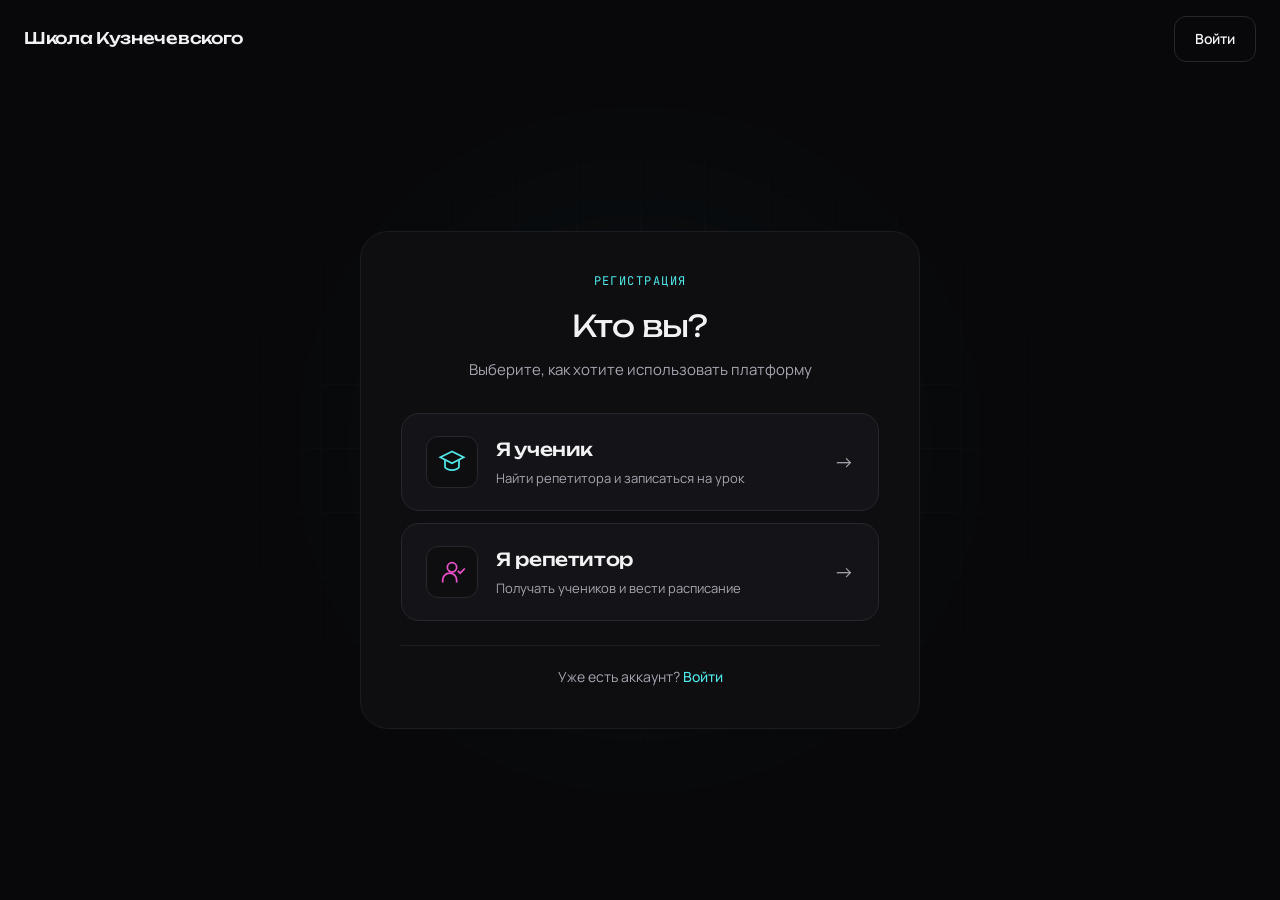
<file: register.html>
<!DOCTYPE html>
<html lang="ru">
<head>
  <meta charset="UTF-8">
  <meta name="viewport" content="width=device-width, initial-scale=1.0">
  <title>Регистрация — Школа Кузнечевского</title>
  <link rel="preconnect" href="https://fonts.googleapis.com">
  <link rel="preconnect" href="https://fonts.gstatic.com" crossorigin>
  <link href="https://fonts.googleapis.com/css2?family=Unbounded:wght@300;400;500;600&family=Manrope:wght@400;500;600;700&family=JetBrains+Mono:wght@400;500&display=swap" rel="stylesheet">
  <link rel="stylesheet" href="css/base.css">
  <link rel="stylesheet" href="css/main.css">
  <link rel="stylesheet" href="css/auth.css">
  <link rel="stylesheet" href="css/mobile.css">
</head>
<body>

  <div class="cursor-glow" data-cursor-glow></div>

  <header class="nav">
    <div class="nav__inner">
      <a href="index.html" class="nav__logo" aria-label="Школа Кузнечевского — на главную">Школа Кузнечевского<span>.</span></a>
      <div class="nav__actions">
        <a href="login.html" class="btn btn--ghost">Войти</a>
      </div>
    </div>
  </header>

  <main class="auth-page">
    <div class="auth-page__grid"></div>
    <div class="auth-page__orb"></div>

    <div class="auth-card auth-card--wide">
      <div class="auth-card__eyebrow">Регистрация</div>

      <div class="role-screen" data-role-screen>
        <h1 class="auth-card__title">Кто вы?</h1>
        <p class="auth-card__lead">Выберите, как хотите использовать платформу</p>

        <div class="role-picker role-picker--big">
          <button type="button" class="role-card-big" data-pick-role="student">
            <div class="role-card-big__icon">
              <svg width="28" height="28" viewBox="0 0 24 24" fill="none" stroke="currentColor" stroke-width="1.5">
                <path d="M12 3L2 8l10 5 10-5-10-5z"/>
                <path d="M6 10v6c0 1.5 3 3 6 3s6-1.5 6-3v-6"/>
              </svg>
            </div>
            <div class="role-card-big__body">
              <div class="role-card-big__title">Я ученик</div>
              <div class="role-card-big__desc">Найти репетитора и записаться на урок</div>
            </div>
            <div class="role-card-big__arrow">→</div>
          </button>

          <button type="button" class="role-card-big role-card-big--teacher" data-pick-role="teacher">
            <div class="role-card-big__icon">
              <svg width="28" height="28" viewBox="0 0 24 24" fill="none" stroke="currentColor" stroke-width="1.5">
                <circle cx="12" cy="8" r="4"/>
                <path d="M4 21v-2a6 6 0 0112 0v2"/>
                <path d="M17 11l2 2 4-4"/>
              </svg>
            </div>
            <div class="role-card-big__body">
              <div class="role-card-big__title">Я репетитор</div>
              <div class="role-card-big__desc">Получать учеников и вести расписание</div>
            </div>
            <div class="role-card-big__arrow">→</div>
          </button>
        </div>
      </div>

      <div class="form-screen" data-form-screen hidden>
        <button type="button" class="form-screen__back" data-back-to-roles>
          <span>←</span> Выбрать другую роль
        </button>

        <h1 class="auth-card__title">Создать аккаунт</h1>
        <p class="auth-card__lead">
          Регистрация как <span class="form-screen__role" data-role-label>ученик</span>
        </p>

        <form class="auth-form" data-register-form novalidate>
          <div class="field">
            <label for="name">Имя</label>
            <input type="text" id="name" name="name" placeholder="Анна" required autocomplete="name">
          </div>

          <!-- Поле пола показывается только репетиторам -->
          <div class="field" data-gender-field hidden>
            <label for="gender">Ваш пол</label>
            <select id="gender" name="gender">
              <option value="" disabled selected>Выберите пол</option>
              <option value="male">Мужской</option>
              <option value="female">Женский</option>
            </select>
          </div>

          <div class="field">
            <label for="email">Email</label>
            <input type="email" id="email" name="email" placeholder="you@example.com" required autocomplete="email">
          </div>

          <div class="field">
            <label for="password">Пароль</label>
            <div style="position:relative;">
              <input type="password" id="password" name="password" placeholder="Минимум 6 символов" required autocomplete="new-password" style="padding-right:44px;">
              <button type="button" class="password-toggle" data-toggle-password="password" aria-label="Показать пароль" style="position:absolute;right:12px;top:50%;transform:translateY(-50%);background:none;border:none;color:var(--text-dim);cursor:pointer;font-size:16px;padding:4px;">👁</button>
            </div>
          </div>

          <div class="field">
            <label for="password2">Повторите пароль</label>
            <div style="position:relative;">
              <input type="password" id="password2" name="password2" placeholder="Ещё раз" required autocomplete="new-password" style="padding-right:44px;">
              <button type="button" class="password-toggle" data-toggle-password="password2" aria-label="Показать пароль" style="position:absolute;right:12px;top:50%;transform:translateY(-50%);background:none;border:none;color:var(--text-dim);cursor:pointer;font-size:16px;padding:4px;">👁</button>
            </div>
          </div>

          <label class="auth-form__agree">
            <input type="checkbox" name="agree" data-agree>
            <span>
              Я согласен с <a href="terms.html" target="_blank" rel="noopener">Правилами пользования платформой</a>
              и <a href="privacy.html" target="_blank" rel="noopener">Политикой обработки персональных данных</a>
            </span>
          </label>

          <div class="auth-form__error" data-error></div>

          <button type="submit" class="btn btn--primary btn--lg auth-form__submit" data-submit disabled>
            Зарегистрироваться
          </button>
        </form>
      </div>

      <div class="auth-card__footer">
        Уже есть аккаунт? <a href="login.html">Войти</a>
      </div>
    </div>
  </main>

  <script src="js/libs/supabase.js"></script>
  <script src="js/supabase-client.js"></script>
  <script src="js/auth.js"></script>
</body>
</html>
</file>
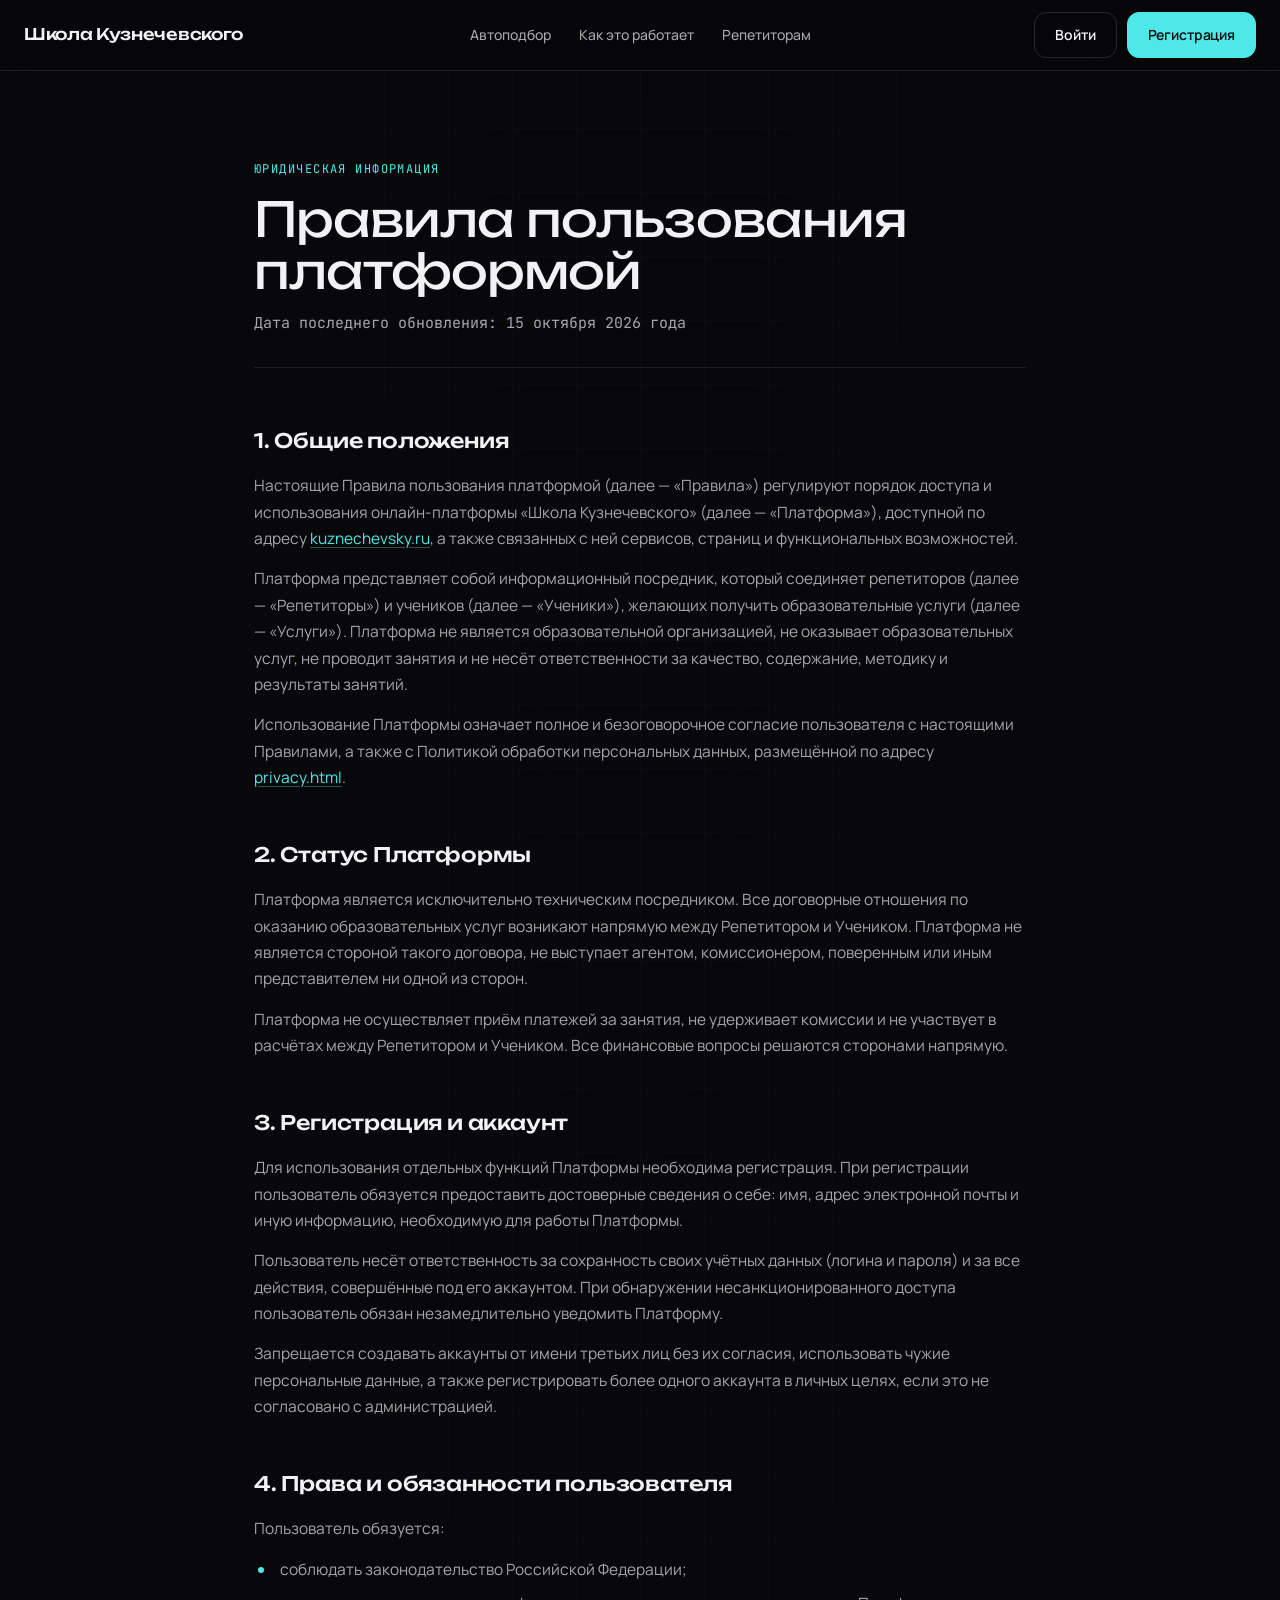
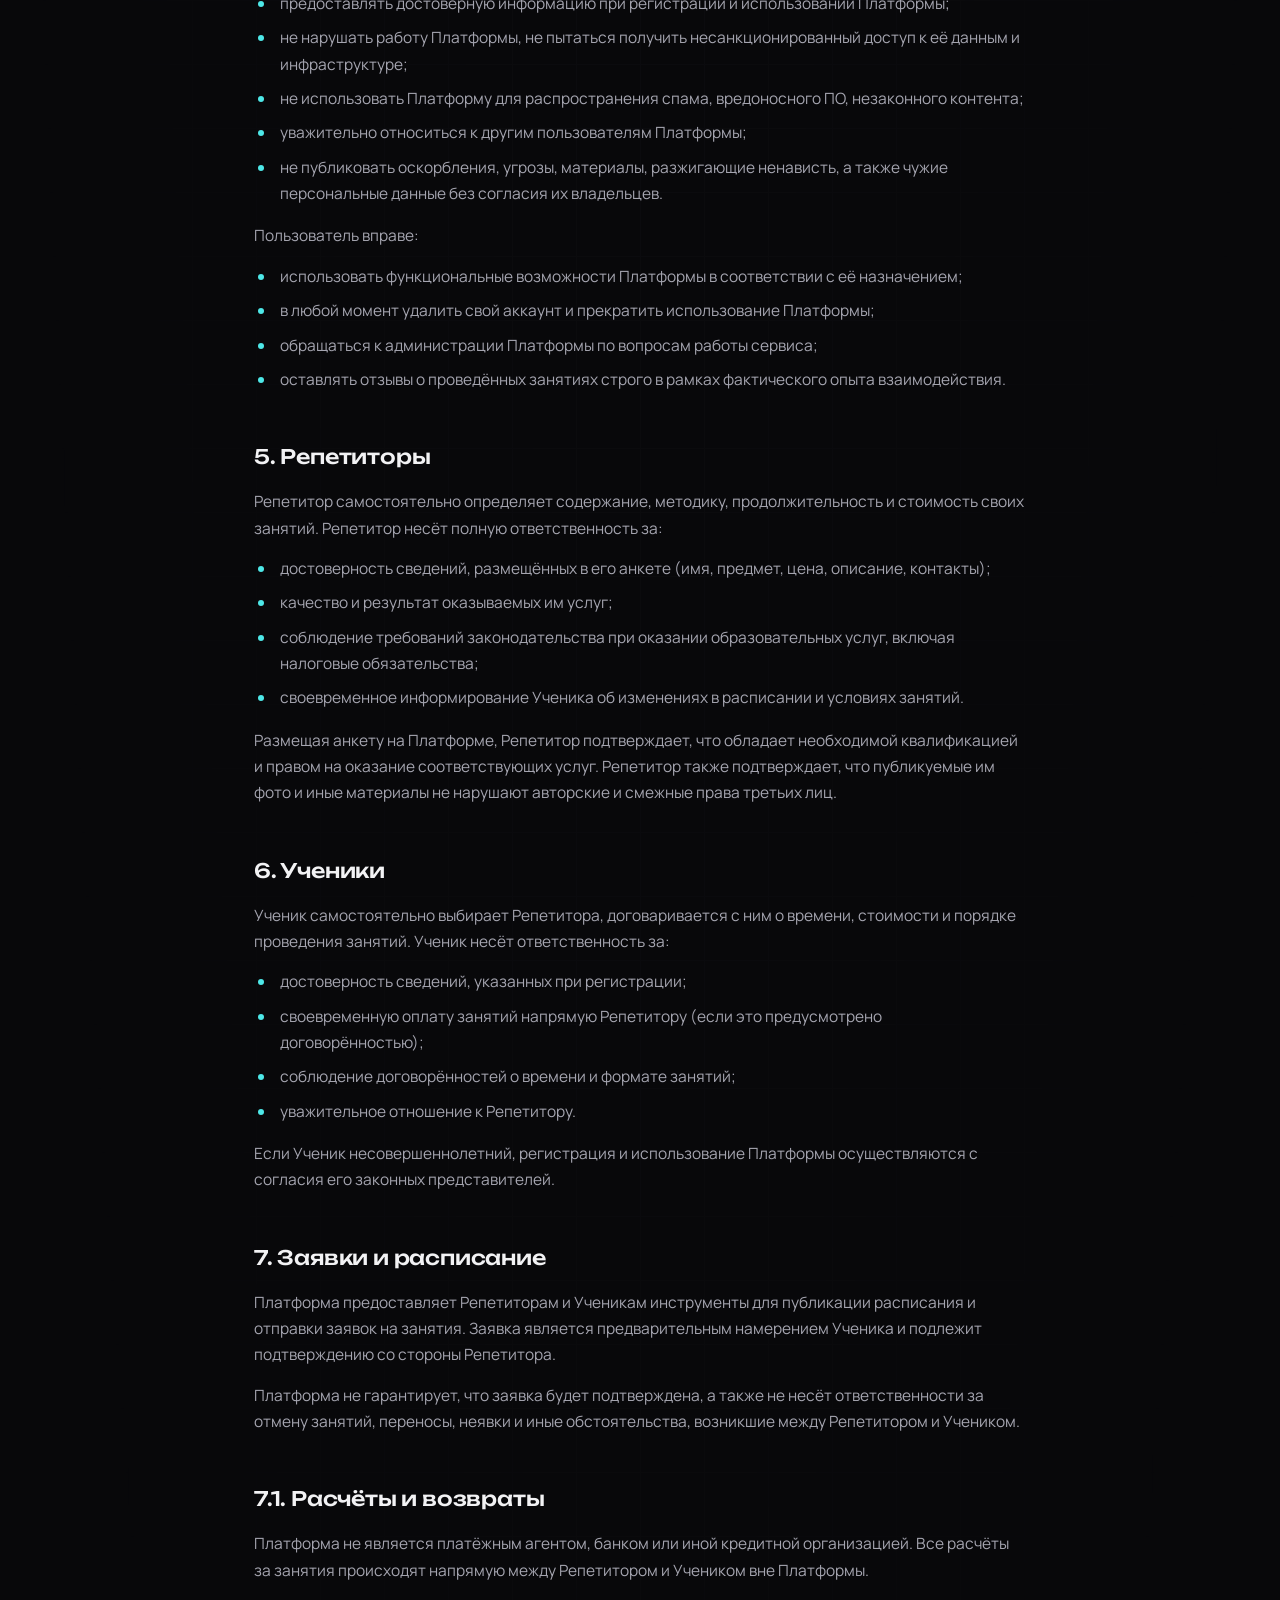
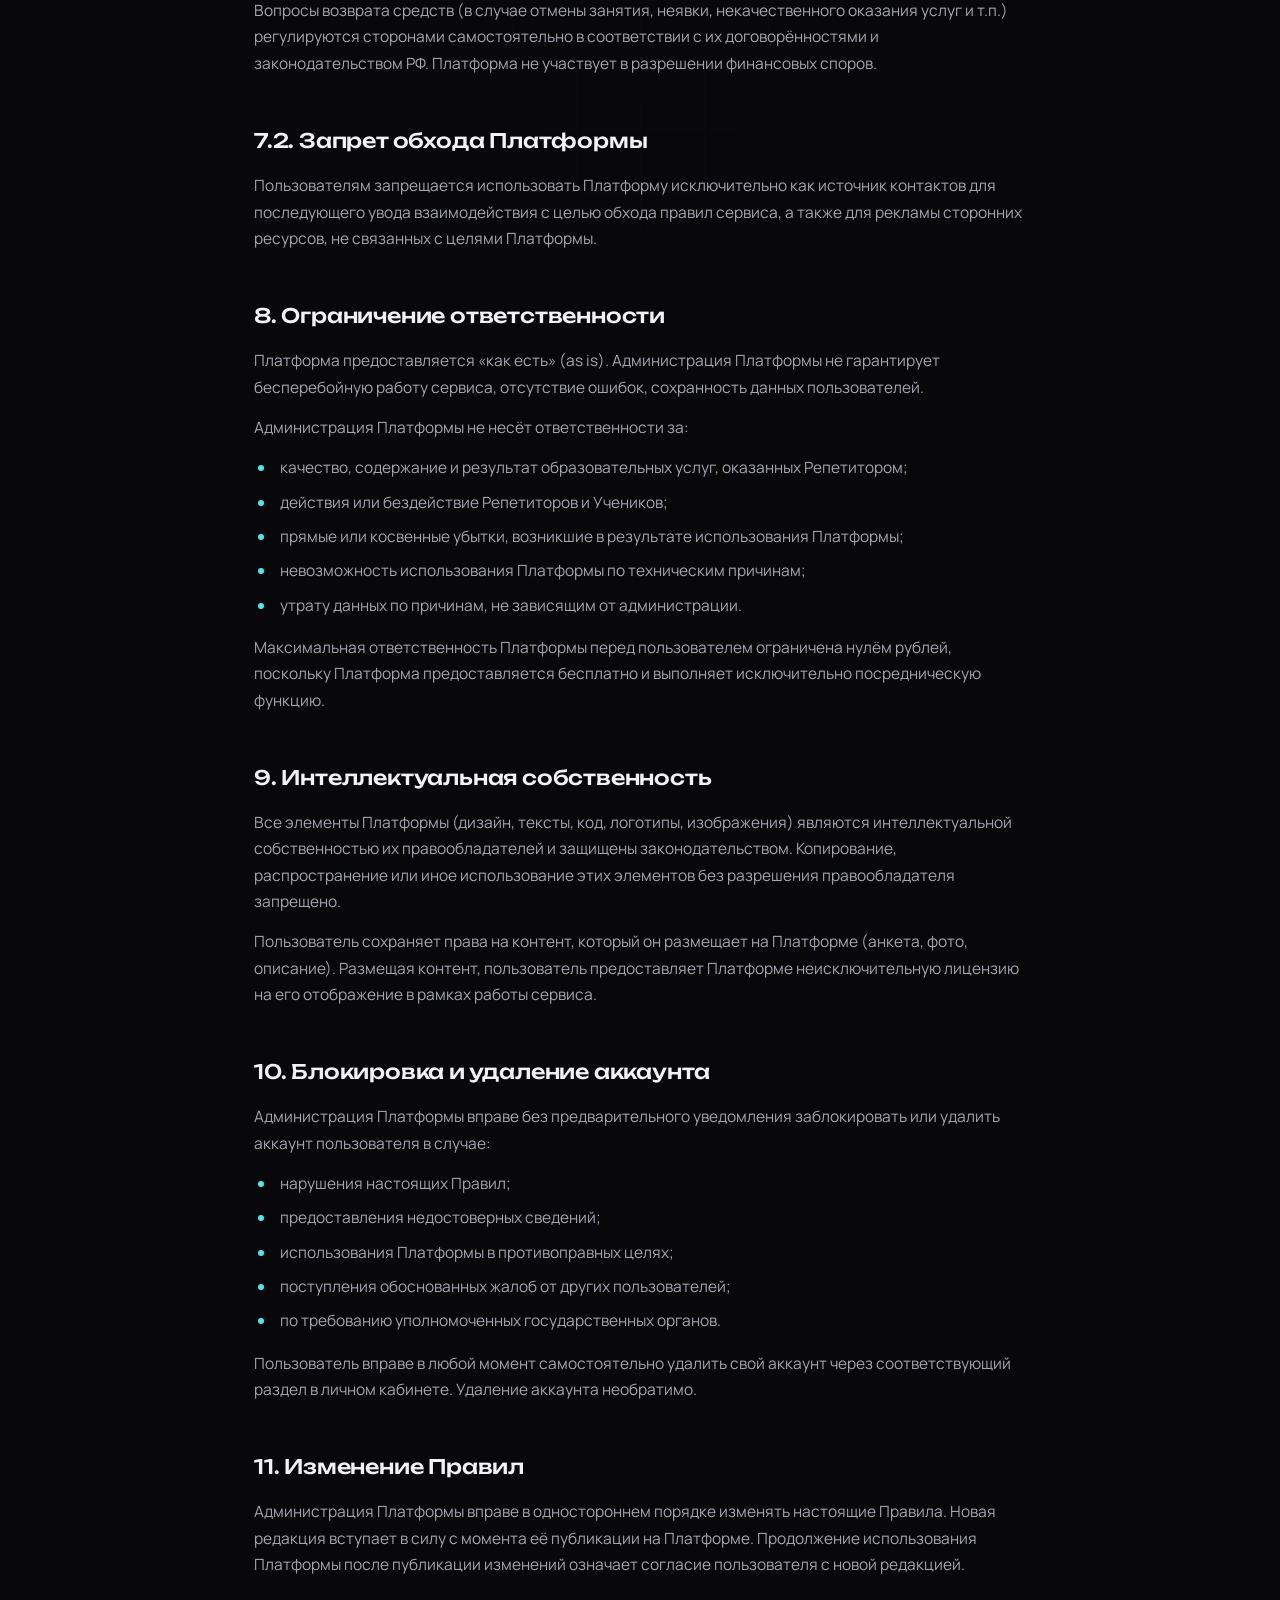
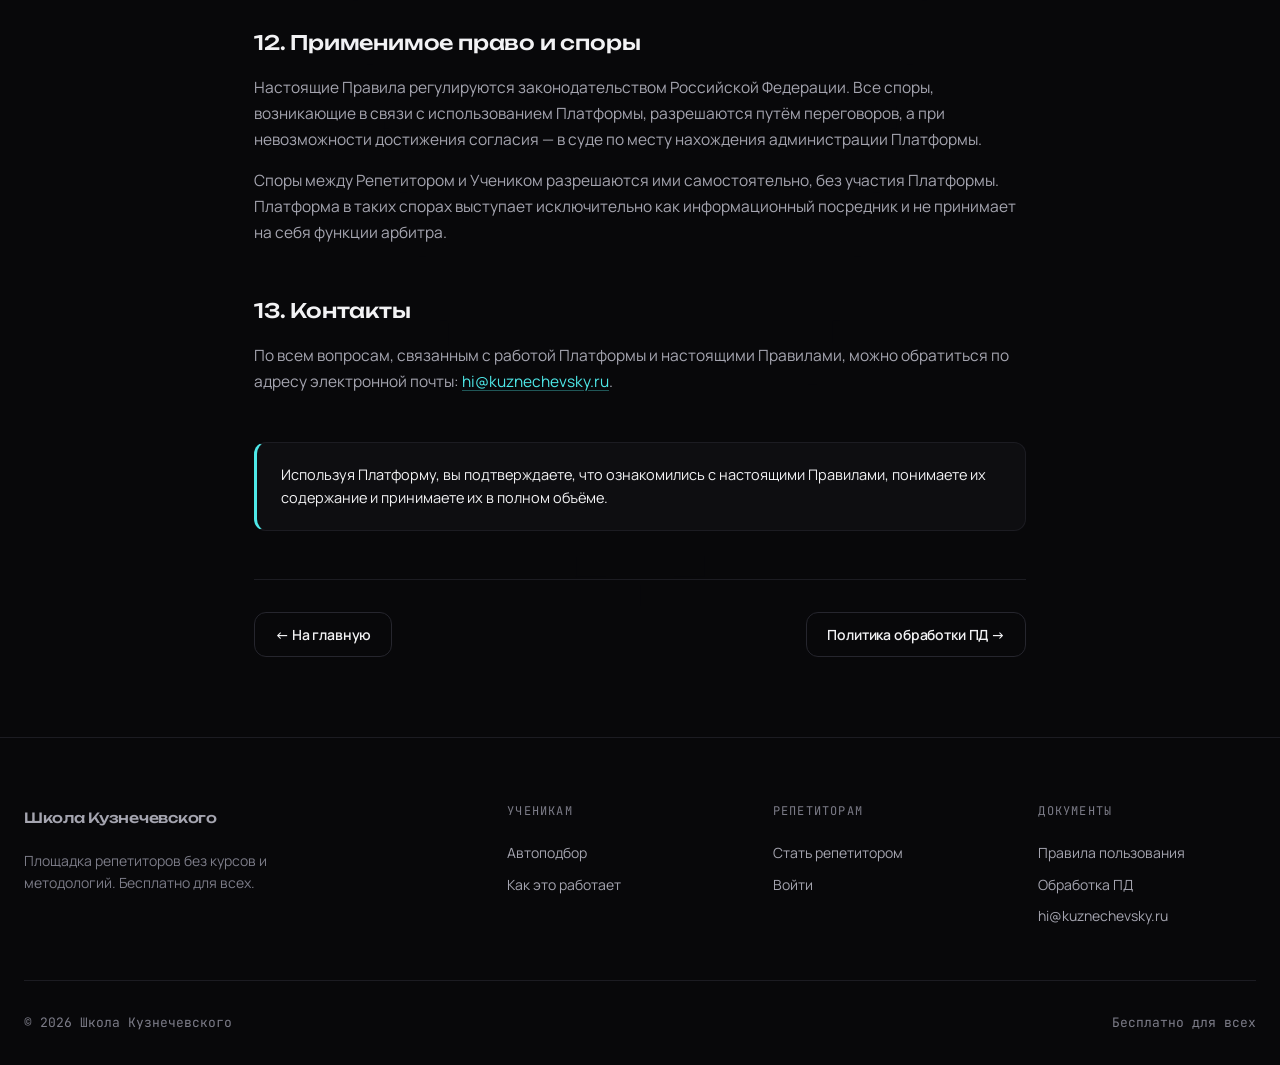
<file: terms.html>
<!DOCTYPE html>
<html lang="ru">
<head>
  <meta charset="UTF-8">
  <meta name="viewport" content="width=device-width, initial-scale=1.0">
  <title>Правила пользования платформой — Школа Кузнечевского</title>
  <meta name="description" content="Правила пользования платформой Школа Кузнечевского.">
  <link rel="preconnect" href="https://fonts.googleapis.com">
  <link rel="preconnect" href="https://fonts.gstatic.com" crossorigin>
  <link href="https://fonts.googleapis.com/css2?family=Unbounded:wght@300;400;500;600&family=Manrope:wght@400;500;600;700&family=JetBrains+Mono:wght@400;500&display=swap" rel="stylesheet">
  <link rel="stylesheet" href="css/base.css">
  <link rel="stylesheet" href="css/main.css">
  <link rel="stylesheet" href="css/mobile.css">
</head>
<body>

  <div class="cursor-glow" data-cursor-glow></div>

  <header class="nav is-scrolled">
    <div class="nav__inner">
      <a href="index.html" class="nav__logo">Школа Кузнечевского<span>.</span></a>
      <nav class="nav__links">
        <a href="index.html#podbor">Автоподбор</a>
        <a href="index.html#how">Как это работает</a>
        <a href="index.html#repetitoram">Репетиторам</a>
      </nav>
      <div class="nav__actions">
        <a href="login.html" class="btn btn--ghost">Войти</a>
        <a href="register.html" class="btn btn--primary">Регистрация</a>
      </div>
    </div>
  </header>

  <main class="legal">
    <div class="legal__grid"></div>

    <div class="container legal__inner">
      <div class="legal__head">
        <div class="legal__eyebrow">Юридическая информация</div>
        <h1 class="legal__title">Правила пользования платформой</h1>
        <p class="legal__lead">Дата последнего обновления: 15 октября 2026 года</p>
      </div>

      <article class="legal__content">

        <h2>1. Общие положения</h2>
        <p>
          Настоящие Правила пользования платформой (далее — «Правила») регулируют порядок доступа
          и использования онлайн-платформы «Школа Кузнечевского» (далее — «Платформа»), доступной
          по адресу <a href="https://kuznechevsky.ru">kuznechevsky.ru</a>, а также связанных с ней
          сервисов, страниц и функциональных возможностей.
        </p>
        <p>
          Платформа представляет собой информационный посредник, который соединяет репетиторов
          (далее — «Репетиторы») и учеников (далее — «Ученики»), желающих получить
          образовательные услуги (далее — «Услуги»). Платформа не является образовательной
          организацией, не оказывает образовательных услуг, не проводит занятия и не несёт
          ответственности за качество, содержание, методику и результаты занятий.
        </p>
        <p>
          Использование Платформы означает полное и безоговорочное согласие пользователя
          с настоящими Правилами, а также с Политикой обработки персональных данных,
          размещённой по адресу <a href="privacy.html">privacy.html</a>.
        </p>

        <h2>2. Статус Платформы</h2>
        <p>
          Платформа является исключительно техническим посредником. Все договорные отношения
          по оказанию образовательных услуг возникают напрямую между Репетитором и Учеником.
          Платформа не является стороной такого договора, не выступает агентом, комиссионером,
          поверенным или иным представителем ни одной из сторон.
        </p>
        <p>
          Платформа не осуществляет приём платежей за занятия, не удерживает комиссии и не
          участвует в расчётах между Репетитором и Учеником. Все финансовые вопросы решаются
          сторонами напрямую.
        </p>

        <h2>3. Регистрация и аккаунт</h2>
        <p>
          Для использования отдельных функций Платформы необходима регистрация. При регистрации
          пользователь обязуется предоставить достоверные сведения о себе: имя, адрес электронной
          почты и иную информацию, необходимую для работы Платформы.
        </p>
        <p>
          Пользователь несёт ответственность за сохранность своих учётных данных (логина и пароля)
          и за все действия, совершённые под его аккаунтом. При обнаружении несанкционированного
          доступа пользователь обязан незамедлительно уведомить Платформу.
        </p>
        <p>
          Запрещается создавать аккаунты от имени третьих лиц без их согласия, использовать
          чужие персональные данные, а также регистрировать более одного аккаунта в личных целях,
          если это не согласовано с администрацией.
        </p>

        <h2>4. Права и обязанности пользователя</h2>
        <p>Пользователь обязуется:</p>
        <ul>
          <li>соблюдать законодательство Российской Федерации;</li>
          <li>предоставлять достоверную информацию при регистрации и использовании Платформы;</li>
          <li>не нарушать работу Платформы, не пытаться получить несанкционированный доступ к её данным и инфраструктуре;</li>
          <li>не использовать Платформу для распространения спама, вредоносного ПО, незаконного контента;</li>
          <li>уважительно относиться к другим пользователям Платформы;</li>
          <li>не публиковать оскорбления, угрозы, материалы, разжигающие ненависть, а также чужие персональные данные без согласия их владельцев.</li>
        </ul>
        <p>Пользователь вправе:</p>
        <ul>
          <li>использовать функциональные возможности Платформы в соответствии с её назначением;</li>
          <li>в любой момент удалить свой аккаунт и прекратить использование Платформы;</li>
          <li>обращаться к администрации Платформы по вопросам работы сервиса;</li>
          <li>оставлять отзывы о проведённых занятиях строго в рамках фактического опыта взаимодействия.</li>
        </ul>

        <h2>5. Репетиторы</h2>
        <p>
          Репетитор самостоятельно определяет содержание, методику, продолжительность и стоимость
          своих занятий. Репетитор несёт полную ответственность за:
        </p>
        <ul>
          <li>достоверность сведений, размещённых в его анкете (имя, предмет, цена, описание, контакты);</li>
          <li>качество и результат оказываемых им услуг;</li>
          <li>соблюдение требований законодательства при оказании образовательных услуг, включая налоговые обязательства;</li>
          <li>своевременное информирование Ученика об изменениях в расписании и условиях занятий.</li>
        </ul>
        <p>
          Размещая анкету на Платформе, Репетитор подтверждает, что обладает необходимой
          квалификацией и правом на оказание соответствующих услуг. Репетитор также подтверждает,
          что публикуемые им фото и иные материалы не нарушают авторские и смежные права третьих лиц.
        </p>

        <h2>6. Ученики</h2>
        <p>
          Ученик самостоятельно выбирает Репетитора, договаривается с ним о времени, стоимости
          и порядке проведения занятий. Ученик несёт ответственность за:
        </p>
        <ul>
          <li>достоверность сведений, указанных при регистрации;</li>
          <li>своевременную оплату занятий напрямую Репетитору (если это предусмотрено договорённостью);</li>
          <li>соблюдение договорённостей о времени и формате занятий;</li>
          <li>уважительное отношение к Репетитору.</li>
        </ul>
        <p>
          Если Ученик несовершеннолетний, регистрация и использование Платформы осуществляются
          с согласия его законных представителей.
        </p>

        <h2>7. Заявки и расписание</h2>
        <p>
          Платформа предоставляет Репетиторам и Ученикам инструменты для публикации расписания
          и отправки заявок на занятия. Заявка является предварительным намерением Ученика
          и подлежит подтверждению со стороны Репетитора.
        </p>
        <p>
          Платформа не гарантирует, что заявка будет подтверждена, а также не несёт
          ответственности за отмену занятий, переносы, неявки и иные обстоятельства,
          возникшие между Репетитором и Учеником.
        </p>

        <h2>7.1. Расчёты и возвраты</h2>
        <p>
          Платформа не является платёжным агентом, банком или иной кредитной организацией.
          Все расчёты за занятия происходят напрямую между Репетитором и Учеником вне Платформы.
        </p>
        <p>
          Вопросы возврата средств (в случае отмены занятия, неявки, некачественного оказания
          услуг и т.п.) регулируются сторонами самостоятельно в соответствии с их договорённостями
          и законодательством РФ. Платформа не участвует в разрешении финансовых споров.
        </p>

        <h2>7.2. Запрет обхода Платформы</h2>
        <p>
          Пользователям запрещается использовать Платформу исключительно как источник контактов
          для последующего увода взаимодействия с целью обхода правил сервиса, а также для
          рекламы сторонних ресурсов, не связанных с целями Платформы.
        </p>

        <h2>8. Ограничение ответственности</h2>
        <p>
          Платформа предоставляется «как есть» (as is). Администрация Платформы не гарантирует
          бесперебойную работу сервиса, отсутствие ошибок, сохранность данных пользователей.
        </p>
        <p>
          Администрация Платформы не несёт ответственности за:
        </p>
        <ul>
          <li>качество, содержание и результат образовательных услуг, оказанных Репетитором;</li>
          <li>действия или бездействие Репетиторов и Учеников;</li>
          <li>прямые или косвенные убытки, возникшие в результате использования Платформы;</li>
          <li>невозможность использования Платформы по техническим причинам;</li>
          <li>утрату данных по причинам, не зависящим от администрации.</li>
        </ul>
        <p>
          Максимальная ответственность Платформы перед пользователем ограничена нулём рублей,
          поскольку Платформа предоставляется бесплатно и выполняет исключительно
          посредническую функцию.
        </p>

        <h2>9. Интеллектуальная собственность</h2>
        <p>
          Все элементы Платформы (дизайн, тексты, код, логотипы, изображения) являются
          интеллектуальной собственностью их правообладателей и защищены законодательством.
          Копирование, распространение или иное использование этих элементов без разрешения
          правообладателя запрещено.
        </p>
        <p>
          Пользователь сохраняет права на контент, который он размещает на Платформе
          (анкета, фото, описание). Размещая контент, пользователь предоставляет Платформе
          неисключительную лицензию на его отображение в рамках работы сервиса.
        </p>

        <h2>10. Блокировка и удаление аккаунта</h2>
        <p>
          Администрация Платформы вправе без предварительного уведомления заблокировать
          или удалить аккаунт пользователя в случае:
        </p>
        <ul>
          <li>нарушения настоящих Правил;</li>
          <li>предоставления недостоверных сведений;</li>
          <li>использования Платформы в противоправных целях;</li>
          <li>поступления обоснованных жалоб от других пользователей;</li>
          <li>по требованию уполномоченных государственных органов.</li>
        </ul>
        <p>
          Пользователь вправе в любой момент самостоятельно удалить свой аккаунт через
          соответствующий раздел в личном кабинете. Удаление аккаунта необратимо.
        </p>

        <h2>11. Изменение Правил</h2>
        <p>
          Администрация Платформы вправе в одностороннем порядке изменять настоящие Правила.
          Новая редакция вступает в силу с момента её публикации на Платформе.
          Продолжение использования Платформы после публикации изменений означает согласие
          пользователя с новой редакцией.
        </p>

        <h2>12. Применимое право и споры</h2>
        <p>
          Настоящие Правила регулируются законодательством Российской Федерации.
          Все споры, возникающие в связи с использованием Платформы, разрешаются путём
          переговоров, а при невозможности достижения согласия — в суде по месту нахождения
          администрации Платформы.
        </p>
        <p>
          Споры между Репетитором и Учеником разрешаются ими самостоятельно, без участия
          Платформы. Платформа в таких спорах выступает исключительно как информационный
          посредник и не принимает на себя функции арбитра.
        </p>

        <h2>13. Контакты</h2>
        <p>
          По всем вопросам, связанным с работой Платформы и настоящими Правилами, можно
          обратиться по адресу электронной почты:
          <a href="mailto:hi@kuznechevsky.ru">hi@kuznechevsky.ru</a>.
        </p>

        <div class="legal__footer-note">
          <p>
            Используя Платформу, вы подтверждаете, что ознакомились с настоящими Правилами,
            понимаете их содержание и принимаете их в полном объёме.
          </p>
        </div>

      </article>

      <div class="legal__back">
        <a href="index.html" class="btn btn--ghost">← На главную</a>
        <a href="privacy.html" class="btn btn--ghost">Политика обработки ПД →</a>
      </div>
    </div>
  </main>

  <footer class="footer">
    <div class="container">
      <div class="footer__inner">
        <div class="footer__col">
          <a href="index.html" class="nav__logo">Школа Кузнечевского<span>.</span></a>
          <p class="footer__desc">Площадка репетиторов без курсов и методологий. Бесплатно для всех.</p>
        </div>
        <div class="footer__col">
          <div class="footer__title">Ученикам</div>
          <a href="index.html#podbor">Автоподбор</a>
          <a href="index.html#how">Как это работает</a>
        </div>
        <div class="footer__col">
          <div class="footer__title">Репетиторам</div>
          <a href="register.html">Стать репетитором</a>
          <a href="login.html">Войти</a>
        </div>
        <div class="footer__col">
          <div class="footer__title">Документы</div>
          <a href="terms.html">Правила пользования</a>
          <a href="privacy.html">Обработка ПД</a>
          <a href="mailto:hi@kuznechevsky.ru">hi@kuznechevsky.ru</a>
        </div>
      </div>
      <div class="footer__bottom">
        <span>© 2026 Школа Кузнечевского</span>
        <span>Бесплатно для всех</span>
      </div>
    </div>
  </footer>

</body>
</html>
</file>
<file: css/base.css>
:root {
  --bg: #08080A;
  --surface-1: #0E0E11;
  --surface-2: #141418;
  --border: #1C1C22;
  --border-strong: #26262E;
  --text: #F2F2F4;
  --text-dim: #A5A5B0;
  --text-mute: #7C7C88;

  --accent: #4EE8E8;
  --accent-dim: rgba(78, 232, 232, 0.08);
  --accent-glow: rgba(78, 232, 232, 0.22);
  --magenta: #E84EC6;
  --magenta-dim: rgba(232, 78, 198, 0.10);

  --busy: #5A3A3A;
  --busy-dim: rgba(90, 58, 58, 0.15);
  --red: #F87171;
  --green: #4ADE80;
  --yellow: #FFD34E;

  --font-display: 'Unbounded', sans-serif;
  --font-body: 'Manrope', system-ui, sans-serif;
  --font-mono: 'JetBrains Mono', monospace;

  --radius-sm: 8px;
  --radius: 12px;
  --radius-lg: 18px;
  --radius-xl: 28px;

  --container: 1280px;
  --gutter: 24px;

  --ease: cubic-bezier(0.22, 1, 0.36, 1);
  --ease-spring: cubic-bezier(0.34, 1.56, 0.64, 1);
}

* { margin: 0; padding: 0; box-sizing: border-box; }

html { scroll-behavior: smooth; -webkit-font-smoothing: antialiased; }

body {
  background: var(--bg);
  color: var(--text);
  font-family: var(--font-body);
  font-size: 16px;
  line-height: 1.55;
  overflow-x: hidden;
}

body.is-loading { overflow: hidden; }

a { color: inherit; text-decoration: none; }
button { font: inherit; color: inherit; background: none; border: none; cursor: pointer; }
img { max-width: 100%; display: block; }

::selection { background: var(--accent); color: #08080A; }

.container { max-width: var(--container); margin: 0 auto; padding: 0 var(--gutter); }

/* PAGE LOADER */
.page-loader {
  position: fixed; inset: 0; z-index: 500;
  background: var(--bg);
  display: flex; flex-direction: column; align-items: center; justify-content: center;
  gap: 32px;
  transition: opacity 0.6s var(--ease), visibility 0.6s var(--ease);
}
.page-loader.is-done { opacity: 0; visibility: hidden; pointer-events: none; }
.page-loader__logo {
  font-family: var(--font-display);
  font-size: clamp(20px, 3vw, 32px);
  font-weight: 400; letter-spacing: -0.03em; color: var(--text);
}
.page-loader__logo span { color: var(--accent); }
.page-loader__bar { width: 200px; height: 2px; background: var(--border); border-radius: 2px; overflow: hidden; }
.page-loader__fill {
  height: 100%; width: 0; background: var(--accent);
  box-shadow: 0 0 12px var(--accent-glow);
  animation: loaderFill 1.2s var(--ease) forwards;
}
@keyframes loaderFill { 0% { width: 0; } 100% { width: 100%; } }

/* CURSOR GLOW */
.cursor-glow {
  position: fixed; top: 0; left: 0;
  width: 460px; height: 460px;
  border-radius: 50%;
  background: radial-gradient(circle, var(--accent-glow) 0%, transparent 65%);
  filter: blur(80px);
  opacity: 0; pointer-events: none; z-index: 1;
  transition: opacity 0.5s var(--ease);
  transform: translate(-50%, -50%);
  mix-blend-mode: screen;
}
.cursor-glow.is-active { opacity: 0.22; }
@media (max-width: 1024px), (prefers-reduced-motion: reduce) {
  .cursor-glow { display: none !important; }
}

/* BUTTONS */
.btn {
  display: inline-flex; align-items: center; justify-content: center;
  gap: 8px; padding: 11px 20px;
  border-radius: var(--radius);
  font-size: 14px; font-weight: 600; letter-spacing: -0.01em;
  transition: background 0.25s var(--ease), border-color 0.25s var(--ease), color 0.25s var(--ease), transform 0.25s var(--ease), box-shadow 0.25s var(--ease);
  white-space: nowrap; cursor: pointer;
  border: 1px solid transparent;
  font-family: var(--font-body);
  text-decoration: none;
}
.btn--primary { background: var(--accent); color: #08080A; border-color: var(--accent); }
.btn--primary:hover { background: #66F0F0; box-shadow: 0 8px 24px var(--accent-glow); transform: translateY(-1px); }
.btn--ghost { background: transparent; color: var(--text); border-color: var(--border-strong); }
.btn--ghost:hover { border-color: var(--text-dim); background: var(--surface-1); transform: translateY(-1px); }
.btn--outline { background: transparent; color: var(--accent); border-color: var(--accent); }
.btn--outline:hover { background: var(--accent-dim); transform: translateY(-1px); }
.btn--danger { background: transparent; color: var(--red); border-color: rgba(248, 113, 113, 0.4); }
.btn--danger:hover { background: rgba(248, 113, 113, 0.08); border-color: var(--red); }
.btn--icon { width: 40px; height: 40px; padding: 0; border-radius: var(--radius); background: var(--surface-1); border: 1px solid var(--border-strong); color: var(--text-dim); }
.btn--icon:hover { border-color: var(--accent); color: var(--accent); }
.btn--lg { padding: 14px 26px; font-size: 15px; border-radius: var(--radius-lg); }
.btn--sm { padding: 7px 14px; font-size: 12px; border-radius: var(--radius-sm); }
.btn:disabled { opacity: 0.5; cursor: not-allowed; transform: none !important; }

/* CHIPS */
.chip {
  display: inline-flex; align-items: center;
  padding: 9px 16px;
  border: 1px solid var(--border-strong);
  border-radius: 999px;
  font-size: 14px; font-weight: 500; color: var(--text-dim);
  transition: all 0.25s var(--ease);
  background: var(--surface-1);
}
.chip:hover { border-color: var(--text-dim); color: var(--text); }
.chip.is-active { background: var(--accent); border-color: var(--accent); color: #08080A; font-weight: 600; }
.chip.is-shake { animation: chipShake 0.4s var(--ease); }
@keyframes chipShake {
  0%, 100% { transform: translateX(0); }
  25% { transform: translateX(-4px); }
  75% { transform: translateX(4px); }
}

/* FILTERS */
.filter {
  padding: 8px 14px;
  border-radius: var(--radius-sm);
  font-size: 13px; font-weight: 500; color: var(--text-dim);
  border: 1px solid transparent;
  transition: all 0.25s var(--ease);
}
.filter:hover { color: var(--text); background: var(--surface-1); }
.filter.is-active { background: var(--surface-2); color: var(--text); border-color: var(--border-strong); }

/* SECTION HEAD */
.section-head { text-align: center; max-width: 640px; margin: 0 auto 56px; }
.section-head--left { text-align: left; margin-left: 0; }
.section-head__eyebrow {
  font-family: var(--font-mono); font-size: 12px;
  text-transform: uppercase; letter-spacing: 0.12em; color: var(--accent);
  margin-bottom: 14px;
}
.section-head__title {
  font-family: var(--font-display);
  font-size: clamp(28px, 4vw, 44px);
  font-weight: 400; line-height: 1.12; letter-spacing: -0.02em; margin-bottom: 16px;
}
.section-head__lead { color: var(--text-dim); font-size: 17px; }

/* GRID */
.grid { display: grid; gap: 20px; }
.grid--3 { grid-template-columns: repeat(3, 1fr); }
.grid--2 { grid-template-columns: repeat(2, 1fr); }

/* FIELDS */
.field label { display: block; font-size: 13px; color: var(--text-dim); margin-bottom: 10px; font-weight: 500; }
.field input, .field select, .field textarea {
  width: 100%; padding: 13px 16px;
  background: var(--surface-2);
  border: 1px solid var(--border-strong);
  border-radius: var(--radius);
  color: var(--text);
  font-family: var(--font-body); font-size: 15px;
  outline: none;
  transition: border-color 0.25s var(--ease), box-shadow 0.25s var(--ease);
}
.field input::placeholder, .field textarea::placeholder { color: var(--text-mute); }
.field input:focus, .field select:focus, .field textarea:focus {
  border-color: var(--accent); box-shadow: 0 0 0 3px var(--accent-dim);
}
.field select {
  appearance: none;
  background-image: url("data:image/svg+xml;utf8,<svg xmlns='http://www.w3.org/2000/svg' width='12' height='8' viewBox='0 0 12 8' fill='none'><path d='M1 1l5 5 5-5' stroke='%23A5A5B0' stroke-width='1.5' stroke-linecap='round'/></svg>");
  background-repeat: no-repeat; background-position: right 16px center;
  padding-right: 40px;
}
.field textarea { resize: vertical; min-height: 100px; }

/* SVG ICON */
.icon { width: 20px; height: 20px; stroke: currentColor; stroke-width: 1.5; fill: none; stroke-linecap: round; stroke-linejoin: round; flex-shrink: 0; }
.icon--lg { width: 32px; height: 32px; stroke-width: 1.2; }
.icon--sm { width: 16px; height: 16px; }

/* ЦВЕТА КАБИНЕТОВ */
.page-student { --cabinet-accent: #4EA8E8; --cabinet-accent-dim: rgba(78, 168, 232, 0.12); }
.page-teacher { --cabinet-accent: #E84EC6; --cabinet-accent-dim: rgba(232, 78, 198, 0.12); }

@media (max-width: 1024px) { .grid--3 { grid-template-columns: repeat(2, 1fr); } }
@media (max-width: 680px) {
  .grid--3, .grid--2 { grid-template-columns: 1fr; }
  .container { padding: 0 20px; }
}
</file>
<file: css/main.css>
/* NAV */
.nav {
  position: fixed;
  top: 0; left: 0; right: 0;
  z-index: 100;
  padding: 16px 0;
  transition: background 0.3s var(--ease), border-color 0.3s var(--ease), padding 0.3s var(--ease), backdrop-filter 0.3s var(--ease);
}

.nav.is-scrolled {
  background: rgba(8, 8, 10, 0.72);
  backdrop-filter: blur(20px);
  -webkit-backdrop-filter: blur(20px);
  border-bottom: 1px solid var(--border);
  padding: 12px 0;
}

.nav__inner {
  max-width: var(--container);
  margin: 0 auto;
  padding: 0 var(--gutter);
  display: flex;
  align-items: center;
  justify-content: space-between;
  gap: 32px;
}

.nav__logo {
  font-family: var(--font-display);
  font-size: 16px;
  font-weight: 500;
  letter-spacing: -0.02em;
  white-space: nowrap;
  display: inline-flex;
  align-items: center;
}

.nav__logo span {
  display: inline-block;
  opacity: 0;
  transform: translateY(8px);
  transition: opacity 0.5s var(--ease), transform 0.5s var(--ease);
}

.nav__logo.is-ready span {
  opacity: 1;
  transform: translateY(0);
}

.nav__logo-space {
  width: 0.35em;
  height: 1px;
  display: inline-block;
}

.nav__logo span:nth-child(1) { transition-delay: 0.02s; }
.nav__logo span:nth-child(2) { transition-delay: 0.06s; }
.nav__logo span:nth-child(3) { transition-delay: 0.10s; }
.nav__logo span:nth-child(4) { transition-delay: 0.14s; }
.nav__logo span:nth-child(5) { transition-delay: 0.18s; }
.nav__logo span:nth-child(7) { transition-delay: 0.26s; }
.nav__logo span:nth-child(8) { transition-delay: 0.30s; }
.nav__logo span:nth-child(9) { transition-delay: 0.34s; }
.nav__logo span:nth-child(10) { transition-delay: 0.38s; }
.nav__logo span:nth-child(11) { transition-delay: 0.42s; }
.nav__logo span:nth-child(12) { transition-delay: 0.46s; }
.nav__logo span:nth-child(13) { transition-delay: 0.50s; }
.nav__logo span:nth-child(14) { transition-delay: 0.54s; }
.nav__logo span:nth-child(15) { transition-delay: 0.58s; }
.nav__logo span:nth-child(16) { transition-delay: 0.62s; }
.nav__logo span:nth-child(17) { transition-delay: 0.66s; }
.nav__logo span:nth-child(18) { transition-delay: 0.70s; }
.nav__logo span:nth-child(19) { transition-delay: 0.74s; }

.nav__logo-dot { color: var(--accent); }

.nav__links {
  display: flex;
  gap: 28px;
  font-size: 14px;
  color: var(--text-dim);
  font-weight: 500;
}

.nav__links a { transition: color 0.25s var(--ease); }
.nav__links a:hover, .nav__links a.is-current { color: var(--text); }

.nav__actions { display: flex; gap: 10px; align-items: center; }
.nav__actions[hidden] { display: none !important; }

.nav__burger {
  display: none;
  width: 40px; height: 40px;
  flex-direction: column;
  justify-content: center;
  align-items: center;
  gap: 5px;
}

.nav__burger span {
  width: 20px; height: 1.5px;
  background: var(--text);
  transition: transform 0.25s var(--ease);
}

/* USER MENU */
.nav__user-menu {
  display: flex;
  align-items: center;
  gap: 10px;
}
.nav__user-menu[hidden] { display: none !important; }

.nav__user-trigger {
  display: flex;
  align-items: center;
  gap: 10px;
  padding: 5px 5px 5px 14px;
  border: 1px solid var(--border-strong);
  border-radius: 999px;
  background: var(--surface-1);
  transition: border-color 0.3s var(--ease);
}
.nav__user-trigger:hover { border-color: var(--cabinet-accent, var(--accent)); }

.nav__user-name {
  font-size: 14px;
  font-weight: 500;
  color: var(--text);
  max-width: 120px;
  overflow: hidden;
  text-overflow: ellipsis;
  white-space: nowrap;
}

.nav__user-avatar {
  width: 32px;
  height: 32px;
  border-radius: 50%;
  background: var(--cabinet-accent-dim, var(--accent-dim));
  color: var(--cabinet-accent, var(--accent));
  display: flex;
  align-items: center;
  justify-content: center;
  font-family: var(--font-display);
  font-size: 13px;
  overflow: hidden;
  flex-shrink: 0;
}
.nav__user-avatar img {
  width: 100%;
  height: 100%;
  object-fit: cover;
}

/* HERO */
.hero {
  position: relative;
  padding: 200px 0 60px;
  overflow: hidden;
}

.hero--compact {
  padding: 200px 0 20px;
}

.hero__parallax {
  position: absolute;
  inset: 0;
  z-index: 0;
  pointer-events: none;
}

.hero__orb {
  position: absolute;
  border-radius: 50%;
  filter: blur(120px);
  opacity: 0.35;
}

.hero__orb--1 {
  top: -20%; right: -10%;
  width: 720px; height: 720px;
  background: radial-gradient(circle, var(--accent-glow) 0%, transparent 65%);
}

.hero__grid {
  position: absolute;
  inset: 0;
  background-image:
    linear-gradient(var(--border) 1px, transparent 1px),
    linear-gradient(90deg, var(--border) 1px, transparent 1px);
  background-size: 64px 64px;
  mask-image: radial-gradient(ellipse at 50% 0%, #000 0%, transparent 70%);
  -webkit-mask-image: radial-gradient(ellipse at 50% 0%, #000 0%, transparent 70%);
  opacity: 0.4;
}

.hero__inner {
  max-width: var(--container);
  margin: 0 auto;
  padding: 0 var(--gutter);
  position: relative;
  z-index: 2;
}

.hero__title {
  font-family: var(--font-display);
  font-size: clamp(40px, 6.5vw, 88px);
  font-weight: 400;
  line-height: 1.02;
  letter-spacing: -0.035em;
  max-width: 15ch;
  margin-bottom: 0;
}

.hero__title em { font-style: normal; color: var(--accent); }

.hero__sub {
  color: var(--text-dim);
  font-size: clamp(16px, 1.6vw, 19px);
  line-height: 1.5;
  max-width: 52ch;
  margin-top: 24px;
}

.hero__cta {
  display: flex;
  gap: 12px;
  flex-wrap: wrap;
  margin-top: 36px;
}

[data-hero-el] {
  opacity: 0;
  transform: translateY(20px);
}

[data-hero-el].is-visible {
  opacity: 1;
  transform: translateY(0);
  transition: opacity 0.7s var(--ease), transform 0.7s var(--ease);
}

/* PODBOR */
.podbor { padding: 40px 0 100px; position: relative; z-index: 2; }

.podbor__card {
  max-width: 800px;
  margin: 0 auto;
  background: var(--surface-1);
  border: 1px solid var(--border);
  border-radius: var(--radius-xl);
  padding: 40px;
  position: relative;
  overflow: hidden;
}

.podbor__progress {
  height: 2px;
  background: var(--border);
  border-radius: 2px;
  margin-bottom: 32px;
  overflow: hidden;
}

.podbor__bar {
  height: 100%;
  background: var(--accent);
  width: 33.33%;
  transition: width 0.5s var(--ease);
}

.podbor__viewport { position: relative; overflow: hidden; }
.podbor__step { display: none; }

.podbor__step.is-active {
  display: block;
}

.podbor__step-label {
  font-family: var(--font-mono);
  font-size: 12px;
  color: var(--accent);
  text-transform: uppercase;
  letter-spacing: 0.1em;
  margin-bottom: 12px;
}

.podbor__question {
  font-family: var(--font-display);
  font-size: 28px;
  font-weight: 400;
  margin-bottom: 28px;
  letter-spacing: -0.02em;
}

.podbor__hint {
  margin-top: 16px;
  font-size: 13px;
  color: var(--red);
  font-weight: 500;
}

.chips { display: flex; flex-wrap: wrap; gap: 10px; }

.podbor__row {
  display: grid;
  grid-template-columns: 1fr 1fr;
  gap: 28px;
}

.podbor__nav {
  display: flex;
  justify-content: space-between;
  margin-top: 36px;
  padding-top: 24px;
  border-top: 1px solid var(--border);
}

.podbor__results { margin-top: 64px; }
.podbor__reset { text-align: center; margin-top: 40px; }

.podbor__more {
  grid-column: 1 / -1;
  text-align: center;
  margin-top: 8px;
}

/* TEACHER CARD */
.teacher-card {
  background: var(--surface-1);
  border: 1px solid var(--border);
  border-radius: var(--radius-lg);
  padding: 24px;
  transition: transform 0.3s var(--ease), border-color 0.3s var(--ease);
  cursor: pointer;
  display: flex;
  flex-direction: column;
  gap: 16px;
  position: relative;
  overflow: hidden;
}

.teacher-card:hover {
  border-color: var(--border-strong);
  transform: translateY(-2px);
}

.teacher-card__head { display: flex; gap: 16px; align-items: center; }

.teacher-card__avatar {
  width: 56px; height: 56px;
  border-radius: 50%;
  background: var(--surface-2);
  border: 1px solid var(--border-strong);
  display: flex;
  align-items: center;
  justify-content: center;
  font-family: var(--font-display);
  font-size: 16px;
  color: var(--accent);
  flex-shrink: 0;
  overflow: hidden;
}
.teacher-card__avatar img { width: 100%; height: 100%; object-fit: cover; }

.teacher-card__name { font-size: 16px; font-weight: 600; margin-bottom: 3px; }
.teacher-card__subject { font-size: 13px; color: var(--text-dim); }

.teacher-card__rating {
  display: inline-flex;
  align-items: center;
  gap: 5px;
  font-family: var(--font-mono);
  font-size: 13px;
  color: var(--accent);
  margin-left: auto;
}

.teacher-card__tags { display: flex; flex-wrap: wrap; gap: 5px; }

.tag {
  font-size: 10.5px;
  padding: 3px 9px;
  border-radius: 999px;
  background: var(--surface-2);
  color: var(--text-dim);
  border: 1px solid var(--border);
  font-weight: 500;
  text-transform: uppercase;
  letter-spacing: 0.02em;
}

.teacher-card__slots {
  display: flex;
  flex-wrap: wrap;
  gap: 6px;
  max-height: 60px;
  overflow: hidden;
  position: relative;
}

.teacher-card__slots::after {
  content: '';
  position: absolute;
  bottom: 0; right: 0;
  width: 40px; height: 100%;
  background: linear-gradient(90deg, transparent, var(--surface-1));
  pointer-events: none;
}

.slot {
  font-family: var(--font-mono);
  font-size: 11.5px;
  padding: 5px 10px;
  border-radius: var(--radius-sm);
  border: 1px solid var(--border-strong);
  color: var(--text-dim);
  transition: border-color 0.25s var(--ease), color 0.25s var(--ease), background 0.25s var(--ease);
  background: var(--surface-2);
}

.slot--free {
  border-color: rgba(78, 232, 232, 0.4);
  color: var(--accent);
  background: var(--accent-dim);
}

.slot--busy {
  opacity: 0.4;
  text-decoration: line-through;
  cursor: not-allowed;
  background: var(--busy-dim);
  border-color: var(--busy);
  color: var(--busy);
}

.teacher-card__foot {
  display: flex;
  align-items: center;
  justify-content: space-between;
  padding-top: 16px;
  border-top: 1px solid var(--border);
  margin-top: auto;
}

.teacher-card__price {
  font-family: var(--font-mono);
  font-size: 22px;
  font-weight: 500;
  letter-spacing: -0.02em;
}

.teacher-card__price span {
  font-size: 12px;
  color: var(--text-mute);
  font-weight: 400;
  font-family: var(--font-body);
}

.teacher-card__cta {
  font-size: 13px;
  font-weight: 600;
  color: var(--accent);
  display: inline-flex;
  align-items: center;
  gap: 6px;
  transition: gap 0.3s var(--ease);
}

.teacher-card:hover .teacher-card__cta { gap: 10px; }

/* HOW */
.how { padding: 100px 0; border-top: 1px solid var(--border); position: relative; z-index: 2; }

.how__card {
  background: var(--surface-1);
  border: 1px solid var(--border);
  border-radius: var(--radius-lg);
  padding: 32px;
  transition: border-color 0.3s var(--ease), transform 0.3s var(--ease);
  position: relative;
  overflow: hidden;
}

.how__card:hover { border-color: var(--border-strong); transform: translateY(-2px); }

.how__num { font-family: var(--font-mono); font-size: 13px; color: var(--accent); margin-bottom: 20px; }

.how__card h3 {
  font-family: var(--font-display);
  font-size: 22px;
  font-weight: 400;
  margin-bottom: 12px;
  letter-spacing: -0.02em;
}

.how__card p { color: var(--text-dim); font-size: 15px; }

/* FOR TEACHERS */
.for-teachers {
  padding: 100px 0;
  border-top: 1px solid var(--border);
  position: relative;
  z-index: 2;
}

.for-teachers__grid {
  display: grid;
  grid-template-columns: repeat(3, 1fr);
  gap: 20px;
  margin-bottom: 48px;
}

.for-teachers__feature {
  padding: 32px;
  background: var(--surface-1);
  border: 1px solid var(--border);
  border-radius: var(--radius-lg);
  transition: border-color 0.3s var(--ease), transform 0.3s var(--ease);
}

.for-teachers__feature:hover {
  border-color: var(--magenta);
  transform: translateY(-2px);
}

.for-teachers__icon {
  width: 44px; height: 44px;
  border-radius: var(--radius);
  background: var(--magenta-dim);
  border: 1px solid var(--magenta);
  display: flex;
  align-items: center;
  justify-content: center;
  color: var(--magenta);
  margin-bottom: 20px;
}

.for-teachers__feature h3 {
  font-family: var(--font-display);
  font-size: 18px;
  font-weight: 400;
  letter-spacing: -0.02em;
  margin-bottom: 10px;
}

.for-teachers__feature p { color: var(--text-dim); font-size: 14px; line-height: 1.55; }

.for-teachers__cta { text-align: center; }

/* FOOTER */
.footer { border-top: 1px solid var(--border); padding: 64px 0 32px; position: relative; z-index: 2; }

.footer__inner {
  display: grid;
  grid-template-columns: 2fr 1fr 1fr 1fr;
  gap: 48px;
  margin-bottom: 48px;
}

.footer__desc { color: var(--text-mute); font-size: 14px; margin-top: 16px; max-width: 28ch; }

.footer__title {
  font-size: 12px;
  color: var(--text-mute);
  text-transform: uppercase;
  letter-spacing: 0.1em;
  margin-bottom: 16px;
  font-family: var(--font-mono);
}

.footer__col a {
  display: block;
  color: var(--text-dim);
  font-size: 14px;
  padding: 5px 0;
  transition: color 0.25s var(--ease);
}

.footer__col a:hover { color: var(--accent); }

.footer__bottom {
  display: flex;
  justify-content: space-between;
  padding-top: 32px;
  border-top: 1px solid var(--border);
  font-size: 13px;
  color: var(--text-mute);
  font-family: var(--font-mono);
}

/* MODALS */
.modal {
  position: fixed;
  inset: 0;
  z-index: 200;
  display: flex;
  align-items: center;
  justify-content: center;
  padding: 24px;
}

.modal[hidden] { display: none; }

.modal__backdrop {
  position: absolute;
  inset: 0;
  background: rgba(0, 0, 0, 0.75);
  backdrop-filter: blur(8px);
  -webkit-backdrop-filter: blur(8px);
}

.modal__panel {
  position: relative;
  background: var(--surface-1);
  border: 1px solid var(--border-strong);
  border-radius: var(--radius-xl);
  max-width: 520px;
  width: 100%;
  max-height: 90vh;
  overflow-y: auto;
}

.pay { padding: 32px; }

.pay__title {
  font-family: var(--font-display);
  font-size: 20px;
  font-weight: 400;
  margin-bottom: 22px;
  padding-bottom: 18px;
  border-bottom: 1px solid var(--border);
  letter-spacing: -0.02em;
}

.pay__lesson {
  padding: 18px;
  background: var(--surface-2);
  border: 1px solid var(--border);
  border-radius: var(--radius);
  margin-bottom: 22px;
}

.pay__row { display: flex; justify-content: space-between; padding: 7px 0; font-size: 14px; }
.pay__row-label { color: var(--text-dim); }
.pay__row-value { font-family: var(--font-mono); }

.pay__free-note {
  padding: 12px 14px;
  background: var(--accent-dim);
  border: 1px solid rgba(78, 232, 232, 0.4);
  border-radius: var(--radius);
  color: var(--accent);
  font-size: 13px;
  font-weight: 500;
  margin-bottom: 18px;
  text-align: center;
}

.pay__success { text-align: center; padding: 36px 20px; }

.pay__success-icon {
  width: 64px; height: 64px;
  border-radius: 50%;
  background: var(--accent-dim);
  border: 1px solid var(--accent);
  display: flex;
  align-items: center;
  justify-content: center;
  font-size: 28px;
  color: var(--accent);
  margin: 0 auto 22px;
}

.pay__success h3 {
  font-family: var(--font-display);
  font-size: 22px;
  font-weight: 400;
  margin-bottom: 10px;
  letter-spacing: -0.02em;
}

.pay__success p { color: var(--text-dim); margin-bottom: 22px; }

/* EMPTY STATE */
.empty-state {
  grid-column: 1/-1;
  text-align: center;
  padding: 48px 24px;
  background: var(--surface-1);
  border: 1px dashed var(--border-strong);
  border-radius: var(--radius-lg);
}

.empty-state__icon {
  display: inline-flex;
  align-items: center;
  justify-content: center;
  width: 56px; height: 56px;
  border-radius: 50%;
  background: var(--surface-2);
  border: 1px solid var(--border-strong);
  color: var(--text-mute);
  margin-bottom: 18px;
}

.empty-state__title {
  font-family: var(--font-display);
  font-size: 18px;
  font-weight: 400;
  letter-spacing: -0.02em;
  margin-bottom: 8px;
}

.empty-state__desc {
  color: var(--text-dim);
  font-size: 14px;
  max-width: 36ch;
  margin: 0 auto;
}

/* REVEAL */
.reveal {
  opacity: 0;
  transform: translateY(24px);
}

.reveal.is-visible {
  opacity: 1;
  transform: translateY(0);
  transition: opacity 0.7s var(--ease), transform 0.7s var(--ease);
}

/* LEGAL PAGES */
.legal {
  position: relative;
  padding: 160px 0 80px;
  overflow: hidden;
}

.legal__grid {
  position: absolute;
  inset: 0;
  background-image:
    linear-gradient(var(--border) 1px, transparent 1px),
    linear-gradient(90deg, var(--border) 1px, transparent 1px);
  background-size: 64px 64px;
  mask-image: radial-gradient(ellipse at 50% 0%, #000 0%, transparent 70%);
  -webkit-mask-image: radial-gradient(ellipse at 50% 0%, #000 0%, transparent 70%);
  opacity: 0.25;
  pointer-events: none;
}

.legal__inner { position: relative; z-index: 2; max-width: 820px; }

.legal__head {
  margin-bottom: 48px;
  padding-bottom: 32px;
  border-bottom: 1px solid var(--border);
}

.legal__eyebrow {
  font-family: var(--font-mono);
  font-size: 12px;
  text-transform: uppercase;
  letter-spacing: 0.12em;
  color: var(--accent);
  margin-bottom: 14px;
}

.legal__title {
  font-family: var(--font-display);
  font-size: clamp(28px, 4.2vw, 48px);
  font-weight: 400;
  line-height: 1.1;
  letter-spacing: -0.02em;
  margin-bottom: 14px;
}

.legal__lead {
  color: var(--text-dim);
  font-size: 15px;
  font-family: var(--font-mono);
}

.legal__content {
  color: var(--text-dim);
  font-size: 15.5px;
  line-height: 1.7;
}

.legal__content h2 {
  font-family: var(--font-display);
  font-size: 20px;
  font-weight: 500;
  letter-spacing: -0.01em;
  color: var(--text);
  margin: 40px 0 14px;
  padding-top: 8px;
}

.legal__content h2:first-child { margin-top: 0; }

.legal__content h3 {
  font-family: var(--font-body);
  font-size: 16px;
  font-weight: 600;
  color: var(--text);
  margin: 24px 0 10px;
}

.legal__content p { margin-bottom: 14px; }

.legal__content ul,
.legal__content ol {
  margin: 0 0 16px 0;
  padding-left: 22px;
  display: flex;
  flex-direction: column;
  gap: 8px;
}

.legal__content li { position: relative; padding-left: 4px; }
.legal__content li::marker { color: var(--accent); }

.legal__content a {
  color: var(--accent);
  text-decoration: underline;
  text-decoration-color: rgba(78, 232, 232, 0.35);
  text-underline-offset: 3px;
  transition: text-decoration-color 0.25s var(--ease);
}

.legal__content a:hover { text-decoration-color: var(--accent); }

.legal__content strong { color: var(--text); font-weight: 600; }

.legal__content code {
  font-family: var(--font-mono);
  font-size: 13px;
  padding: 2px 6px;
  border-radius: 4px;
  background: var(--surface-2);
  border: 1px solid var(--border);
  color: var(--accent);
}

.legal__footer-note {
  margin-top: 48px;
  padding: 20px 24px;
  background: var(--surface-1);
  border: 1px solid var(--border);
  border-left: 3px solid var(--accent);
  border-radius: var(--radius);
  color: var(--text);
  font-size: 14.5px;
  line-height: 1.6;
}

.legal__footer-note p { margin: 0; }

.legal__back {
  margin-top: 48px;
  padding-top: 32px;
  border-top: 1px solid var(--border);
  display: flex;
  gap: 10px;
  flex-wrap: wrap;
  justify-content: space-between;
}

@media (max-width: 1024px) {
  .nav__links { display: none; }
  .nav__actions .btn--ghost { display: none; }
  .nav__burger { display: flex; }
  .for-teachers__grid { grid-template-columns: repeat(2, 1fr); }
  .footer__inner { grid-template-columns: 1fr 1fr; gap: 32px; }
}

@media (max-width: 768px) {
  .hero { padding: 140px 0 40px; }
  .hero--compact { padding: 140px 0 20px; }
  .hero__title { font-size: clamp(32px, 8vw, 48px); }
  .hero__sub { margin-top: 18px; font-size: 15px; }
  .hero__cta { margin-top: 24px; }
  .hero__cta .btn { flex: 1; }

  .podbor { padding: 40px 0 64px; }
  .podbor__card { padding: 24px; }
  .podbor__question { font-size: 22px; }
  .podbor__row { grid-template-columns: 1fr; gap: 20px; }
  .podbor__nav { flex-direction: column-reverse; gap: 10px; }
  .podbor__nav .btn { width: 100%; }

  .how, .for-teachers { padding: 64px 0; }
  .for-teachers__grid { grid-template-columns: 1fr; }
  .section-head { margin-bottom: 40px; }

  .footer__inner { grid-template-columns: 1fr; gap: 28px; }
  .footer__bottom { flex-direction: column; gap: 8px; text-align: center; }

  .modal { padding: 12px; }

  .legal { padding: 130px 0 60px; }
  .legal__head { margin-bottom: 32px; padding-bottom: 24px; }
  .legal__content { font-size: 15px; }
  .legal__content h2 { font-size: 18px; margin-top: 32px; }
  .legal__footer-note { padding: 16px 18px; font-size: 14px; }
  .legal__back { flex-direction: column; }
  .legal__back .btn { width: 100%; }
}

@media (max-width: 480px) {
  .hero__title { font-size: 30px; }
  .hero__cta { flex-direction: column; }
  .hero__cta .btn { width: 100%; }
  .nav__logo { font-size: 12px; }
}
</file>
<file: css/mobile.css>
@media (max-width: 1024px) {
  .nav__links { display: none; }
  .nav__actions .btn--ghost { display: none; }
  .nav__burger { display: flex; }
  .for-teachers__grid { grid-template-columns: repeat(2, 1fr); }
  .footer__inner { grid-template-columns: 1fr 1fr; gap: 32px; }
}

@media (max-width: 768px) {
  html, body { overflow-x: hidden; max-width: 100%; }
  .nav__inner { gap: 8px; padding: 0 16px; }
  .nav__logo { font-size: 12px; }
  .nav__user-menu { gap: 6px; }
  .nav__user-trigger { padding: 4px; }
  .nav__user-name { display: none; }
  .nav__user-avatar { width: 30px; height: 30px; font-size: 12px; }
  .notif-bell { width: 34px; height: 34px; }
  .nav__burger { width: 36px; height: 36px; flex-shrink: 0; }

  .nav__mobile {
    position: absolute;
    top: 100%; left: 0; right: 0;
    background: rgba(8, 8, 10, 0.96);
    backdrop-filter: blur(20px);
    -webkit-backdrop-filter: blur(20px);
    border-bottom: 1px solid var(--border);
    padding: 16px;
    box-sizing: border-box;
    display: flex; flex-direction: column; gap: 12px;
    animation: navMobileIn 0.3s var(--ease);
    z-index: 90;
  }
  .nav__mobile[hidden] { display: none; }
  .nav__mobile a, .nav__mobile button {
    font-size: 15px; color: var(--text-dim);
    padding: 10px 0; border-bottom: 1px solid var(--border);
    text-align: left; background: none;
    border-left: none; border-right: none; border-top: none;
    cursor: pointer; font-family: var(--font-body);
  }
  .nav__mobile a:hover, .nav__mobile button:hover { color: var(--text); }
  .nav__mobile-auth { display: flex; flex-direction: column; gap: 8px; margin-top: 8px; }
  .nav__mobile-auth .btn { width: 100%; }

  @keyframes navMobileIn {
    from { opacity: 0; transform: translateY(-8px); }
    to { opacity: 1; transform: translateY(0); }
  }

  .nav__burger.is-active span:nth-child(1) { transform: translateY(3.25px) rotate(45deg); }
  .nav__burger.is-active span:nth-child(2) { transform: translateY(-3.25px) rotate(-45deg); }

  .hero { padding: 140px 0 40px; }
  .hero--compact { padding: 140px 0 20px; }
  .hero__title { font-size: clamp(32px, 8vw, 48px); }
  .hero__sub { margin-top: 18px; font-size: 15px; }
  .hero__cta { margin-top: 24px; }
  .hero__cta .btn { flex: 1; }

  .podbor { padding: 40px 0 64px; }
  .podbor__card { padding: 24px; }
  .podbor__question { font-size: 22px; }
  .podbor__row { grid-template-columns: 1fr; gap: 20px; }
  .podbor__nav { flex-direction: column-reverse; gap: 10px; }
  .podbor__nav .btn { width: 100%; }

  .how, .for-teachers { padding: 64px 0; }
  .for-teachers__grid { grid-template-columns: 1fr; }
  .section-head { margin-bottom: 40px; }

  .pay { padding: 24px; }

  .footer__inner { grid-template-columns: 1fr; gap: 28px; }
  .footer__bottom { flex-direction: column; gap: 8px; text-align: center; }

  .modal { padding: 12px; }
  .cursor-glow { display: none !important; }

  .grid--2, .grid--3 { grid-template-columns: 1fr; }

  .legal { padding: 130px 0 60px; }
  .legal__head { margin-bottom: 32px; padding-bottom: 24px; }
  .legal__content { font-size: 15px; }
  .legal__content h2 { font-size: 18px; margin-top: 32px; }
  .legal__footer-note { padding: 16px 18px; font-size: 14px; }
  .legal__back { flex-direction: column; }
  .legal__back .btn { width: 100%; }
}

@media (max-width: 480px) {
  .container { padding: 0 16px; }
  .hero__title { font-size: 28px; }
  .hero__cta { flex-direction: column; }
  .hero__cta .btn { width: 100%; }
  .hero__orb--1 { width: 400px; height: 400px; }
  .nav__logo { font-size: 12px; }
  .btn { font-size: 13px; padding: 10px 16px; }
  .btn--lg { padding: 12px 20px; font-size: 14px; }
}
</file>
<file: css/auth.css>
/* AUTH */
.auth-page {
  min-height: 100vh;
  padding: 140px 24px 80px;
  display: flex;
  align-items: center;
  justify-content: center;
  position: relative;
  overflow: hidden;
}

.auth-page__grid {
  position: absolute;
  inset: 0;
  background-image:
    linear-gradient(var(--border) 1px, transparent 1px),
    linear-gradient(90deg, var(--border) 1px, transparent 1px);
  background-size: 64px 64px;
  mask-image: radial-gradient(ellipse at 50% 50%, #000 0%, transparent 70%);
  -webkit-mask-image: radial-gradient(ellipse at 50% 50%, #000 0%, transparent 70%);
  opacity: 0.3;
  pointer-events: none;
}

.auth-page__orb {
  position: absolute;
  top: 50%; left: 50%;
  transform: translate(-50%, -50%);
  width: 700px; height: 700px;
  border-radius: 50%;
  background: radial-gradient(circle, var(--accent-glow) 0%, transparent 60%);
  filter: blur(100px);
  opacity: 0.35;
  pointer-events: none;
}

.auth-card {
  position: relative;
  z-index: 2;
  width: 100%;
  max-width: 440px;
  padding: 40px;
  background: var(--surface-1);
  border: 1px solid var(--border);
  border-radius: var(--radius-xl);
  animation: authCardIn 0.6s var(--ease);
}

.auth-card--wide { max-width: 560px; }

@keyframes authCardIn {
  from { opacity: 0; transform: translateY(24px); filter: blur(6px); }
  to { opacity: 1; transform: translateY(0); filter: blur(0); }
}

.auth-card__eyebrow {
  font-family: var(--font-mono);
  font-size: 12px;
  text-transform: uppercase;
  letter-spacing: 0.12em;
  color: var(--accent);
  margin-bottom: 12px;
  text-align: center;
}

.auth-card__title {
  font-family: var(--font-display);
  font-size: 30px;
  font-weight: 400;
  letter-spacing: -0.02em;
  margin-bottom: 8px;
  text-align: center;
}

.auth-card__lead {
  color: var(--text-dim);
  font-size: 15px;
  margin-bottom: 32px;
  text-align: center;
}

.role-screen,
.form-screen {
  animation: screenIn 0.5s var(--ease);
}

@keyframes screenIn {
  from { opacity: 0; transform: translateY(16px); filter: blur(4px); }
  to { opacity: 1; transform: translateY(0); filter: blur(0); }
}

.form-screen__back {
  display: inline-flex;
  align-items: center;
  gap: 6px;
  font-size: 13px;
  color: var(--text-dim);
  margin-bottom: 20px;
  transition: color 0.25s var(--ease);
  font-family: var(--font-mono);
}

.form-screen__back:hover { color: var(--accent); }

.form-screen__back span { transition: transform 0.25s var(--ease); }
.form-screen__back:hover span { transform: translateX(-3px); }

.form-screen__role {
  color: var(--accent);
  font-weight: 600;
}

.role-picker--big {
  display: flex;
  flex-direction: column;
  gap: 12px;
}

.role-card-big {
  position: relative;
  display: flex;
  align-items: center;
  gap: 18px;
  padding: 22px 24px;
  background: var(--surface-2);
  border: 1px solid var(--border-strong);
  border-radius: var(--radius-lg);
  text-align: left;
  cursor: pointer;
  transition: all 0.35s var(--ease);
  overflow: hidden;
}

.role-card-big::before {
  content: '';
  position: absolute;
  inset: 0;
  background: radial-gradient(400px circle at 0% 50%, var(--accent-dim), transparent 50%);
  opacity: 0;
  transition: opacity 0.35s var(--ease);
  pointer-events: none;
}

.role-card-big--teacher::before {
  background: radial-gradient(400px circle at 0% 50%, var(--magenta-dim), transparent 50%);
}

.role-card-big:hover {
  border-color: var(--accent);
  transform: translateY(-3px);
  box-shadow: 0 16px 40px rgba(0, 0, 0, 0.5);
}

.role-card-big--teacher:hover {
  border-color: var(--magenta);
}

.role-card-big:hover::before { opacity: 1; }

.role-card-big__icon {
  width: 52px; height: 52px;
  border-radius: var(--radius);
  background: var(--surface-1);
  border: 1px solid var(--border-strong);
  display: flex;
  align-items: center;
  justify-content: center;
  color: var(--accent);
  flex-shrink: 0;
  position: relative;
  z-index: 1;
  transition: all 0.35s var(--ease);
}

.role-card-big--teacher .role-card-big__icon { color: var(--magenta); }

.role-card-big:hover .role-card-big__icon {
  background: var(--accent);
  border-color: var(--accent);
  color: #08080A;
}

.role-card-big--teacher:hover .role-card-big__icon {
  background: var(--magenta);
  border-color: var(--magenta);
  color: #08080A;
}

.role-card-big__body {
  flex: 1;
  position: relative;
  z-index: 1;
}

.role-card-big__title {
  font-family: var(--font-display);
  font-size: 18px;
  font-weight: 500;
  letter-spacing: -0.02em;
  margin-bottom: 4px;
}

.role-card-big__desc {
  font-size: 13px;
  color: var(--text-dim);
}

.role-card-big__arrow {
  font-size: 20px;
  color: var(--text-dim);
  transition: all 0.35s var(--ease);
  position: relative;
  z-index: 1;
}

.role-card-big:hover .role-card-big__arrow {
  color: var(--accent);
  transform: translateX(4px);
}

.role-card-big--teacher:hover .role-card-big__arrow { color: var(--magenta); }

.auth-form .field { margin-bottom: 16px; }

.auth-form__error {
  min-height: 20px;
  font-size: 13px;
  color: var(--red);
  margin-bottom: 8px;
  font-weight: 500;
}

.auth-form__submit {
  width: 100%;
  margin-top: 8px;
}

.auth-form__submit:disabled {
  opacity: 0.6;
  cursor: wait;
}

.auth-card__footer {
  margin-top: 24px;
  padding-top: 20px;
  border-top: 1px solid var(--border);
  text-align: center;
  font-size: 14px;
  color: var(--text-dim);
}

.auth-card__footer a {
  color: var(--accent);
  font-weight: 500;
  transition: opacity 0.25s var(--ease);
}

.auth-card__footer a:hover { opacity: 0.8; }

/* ─── СОГЛАСИЕ С ПРАВИЛАМИ ─── */

.auth-form__agree {
  display: flex;
  align-items: flex-start;
  gap: 10px;
  margin: 4px 0 16px;
  font-size: 13px;
  line-height: 1.5;
  color: var(--text-dim);
  cursor: pointer;
  user-select: none;
}

.auth-form__agree input[type="checkbox"] {
  appearance: none;
  -webkit-appearance: none;
  width: 18px;
  height: 18px;
  flex-shrink: 0;
  margin-top: 1px;
  border-radius: 5px;
  border: 1.5px solid var(--border-strong);
  background: var(--surface-2);
  cursor: pointer;
  position: relative;
  transition: all 0.2s var(--ease);
}

.auth-form__agree input[type="checkbox"]:hover {
  border-color: var(--text-dim);
}

.auth-form__agree input[type="checkbox"]:checked {
  background: var(--accent);
  border-color: var(--accent);
}

.auth-form__agree input[type="checkbox"]:checked::after {
  content: '';
  position: absolute;
  left: 5px;
  top: 1.5px;
  width: 5px;
  height: 10px;
  border: solid #08080A;
  border-width: 0 2px 2px 0;
  transform: rotate(45deg);
}

.auth-form__agree input[type="checkbox"]:focus-visible {
  outline: none;
  box-shadow: 0 0 0 3px var(--accent-dim);
}

.auth-form__agree span {
  display: block;
  padding-top: 1px;
}

.auth-form__agree a {
  color: var(--accent);
  font-weight: 500;
  text-decoration: underline;
  text-decoration-color: rgba(78, 232, 232, 0.35);
  text-underline-offset: 3px;
  transition: text-decoration-color 0.25s var(--ease), opacity 0.25s var(--ease);
}

.auth-form__agree a:hover {
  text-decoration-color: var(--accent);
  opacity: 0.9;
}

@media (max-width: 480px) {
  .auth-card { padding: 28px 22px; }
  .auth-card__title { font-size: 24px; }
  .role-card-big { padding: 18px 20px; gap: 14px; }
  .role-card-big__icon { width: 44px; height: 44px; }
  .role-card-big__title { font-size: 16px; }
  .auth-form__agree { font-size: 12.5px; }
}
</file>
<file: css/cabinet.css>
/* CABINET */
.cabinet { min-height: 100vh; padding: 140px 0 80px; position: relative; overflow-x: clip; }
.cabinet__grid {
  position: absolute; inset: 0;
  background-image:
    linear-gradient(var(--border) 1px, transparent 1px),
    linear-gradient(90deg, var(--border) 1px, transparent 1px);
  background-size: 64px 64px;
  mask-image: radial-gradient(ellipse at 50% 0%, #000 0%, transparent 70%);
  -webkit-mask-image: radial-gradient(ellipse at 50% 0%, #000 0%, transparent 70%);
  opacity: 0.3; pointer-events: none;
}
.cabinet__inner { position: relative; z-index: 2; }
.cabinet__head { margin-bottom: 12px; max-width: 640px; }
.cabinet__eyebrow {
  font-family: var(--font-mono); font-size: 12px; text-transform: uppercase;
  letter-spacing: 0.12em; color: var(--cabinet-accent, var(--accent)); margin-bottom: 8px;
}
.cabinet__title {
  font-family: var(--font-display); font-size: clamp(26px, 3.6vw, 40px);
  font-weight: 400; line-height: 1.12; letter-spacing: -0.02em; margin-bottom: 8px;
}
.cabinet__title--col { margin-bottom: 0; line-height: 1.15; }
.cabinet__lead { color: var(--text-dim); font-size: 15px; }

.cabinet__head-row {
  display: flex;
  justify-content: space-between;
  align-items: center;
  gap: 16px;
  margin-bottom: 24px;
  flex-wrap: wrap;
}
.cabinet__head-row .cabinet__title { margin-bottom: 0; }

.cabinet__head-actions {
  display: flex;
  gap: 8px;
  flex-wrap: wrap;
  align-items: center;
}

.cabinet__col-head {
  display: flex;
  justify-content: space-between;
  align-items: center;
  gap: 16px;
  margin-bottom: 16px;
  flex-wrap: nowrap;
  min-height: 40px;
}
.cabinet__col-actions {
  display: flex;
  gap: 6px;
  align-items: center;
  flex-shrink: 0;
}

.cabinet__col-head--aligned {
  height: 52px;
  margin-bottom: 0;
  padding-bottom: 12px;
}

/* STATS */
.cabinet__stats {
  display: flex;
  gap: 8px;
  margin-bottom: 32px;
  flex-wrap: wrap;
}
.cabinet-stat {
  padding: 10px 16px;
  background: var(--surface-1);
  border: 1px solid var(--border);
  border-radius: var(--radius-lg);
  display: flex;
  align-items: baseline;
  gap: 8px;
  min-width: 0;
  transition: border-color 0.3s var(--ease);
}
.cabinet-stat:hover { border-color: var(--border-strong); }
.cabinet-stat__num {
  font-family: var(--font-mono);
  font-size: 18px;
  font-weight: 600;
  color: var(--cabinet-accent, var(--accent));
  line-height: 1;
}
.cabinet-stat__label { font-size: 12px; color: var(--text-dim); }

/* SECTIONS */
.cabinet__section { margin-bottom: 40px; }
.cabinet__section-head {
  display: flex;
  justify-content: flex-end;
  align-items: center;
  gap: 16px;
  margin-bottom: 12px;
  flex-wrap: wrap;
  min-height: 32px;
}
.cabinet__section-head > .btn { margin-left: auto; }
.cabinet__section-title {
  font-family: var(--font-display); font-size: 18px; font-weight: 400;
  letter-spacing: -0.02em; margin-bottom: 14px;
}
.cabinet__section-head .cabinet__section-title { margin-bottom: 0; }
.cabinet__list { display: flex; flex-direction: column; gap: 10px; }

/* INFO PANEL */
.info-panel {
  background: var(--surface-1); border: 1px solid var(--border);
  border-left: 3px solid var(--cabinet-accent, var(--accent));
  border-radius: var(--radius);
  padding: 12px 16px; margin-bottom: 0;
}
.info-panel__title {
  font-family: var(--font-mono); font-size: 10px; text-transform: uppercase;
  letter-spacing: 0.1em; color: var(--cabinet-accent, var(--accent)); margin-bottom: 6px;
}
.info-panel__list {
  list-style: none; padding: 0; margin: 0;
  display: flex; flex-direction: column; gap: 4px;
  font-size: 12.5px; color: var(--text-dim); line-height: 1.5;
}
.info-panel__list strong { color: var(--text); font-weight: 600; }
.info-panel__list .dot {
  display: inline-block; width: 8px; height: 8px; border-radius: 2px;
  margin-right: 6px; vertical-align: middle; border: 1px solid var(--border-strong);
}
.dot--free { background: var(--accent); border-color: var(--accent); }
.dot--busy { background: var(--red); border-color: var(--red); }
.dot--off { background: var(--text-mute); border-color: var(--text-mute); }

/* EMPTY */
.cabinet__empty {
  padding: 40px 24px; background: var(--surface-1);
  border: 1px dashed var(--border-strong); border-radius: var(--radius-lg);
  text-align: center;
}
.cabinet__empty-icon {
  display: inline-flex; align-items: center; justify-content: center;
  width: 56px; height: 56px; border-radius: 50%;
  background: var(--surface-2); border: 1px solid var(--border-strong);
  color: var(--text-mute); font-size: 24px; margin-bottom: 16px;
}
.cabinet__empty-title {
  font-family: var(--font-display); font-size: 17px; font-weight: 400;
  letter-spacing: -0.02em; margin-bottom: 6px;
}
.cabinet__empty-desc {
  color: var(--text-dim); font-size: 14px; margin-bottom: 18px;
  max-width: 36ch; margin-left: auto; margin-right: auto;
}

/* BOOKING CARD */
.booking-card {
  background: var(--surface-1);
  border: 1px solid var(--border);
  border-radius: var(--radius-lg);
  padding: 16px 18px;
  display: flex;
  flex-direction: column;
  gap: 10px;
  transition: border-color 0.3s var(--ease);
}
.booking-card:hover { border-color: var(--border-strong); }

.booking-card__head { display: flex; flex-direction: column; gap: 3px; }

.booking-card__date {
  font-family: var(--font-mono);
  font-size: 16px;
  font-weight: 600;
  color: var(--text);
  letter-spacing: -0.01em;
  line-height: 1.15;
}
.booking-card__info { font-size: 13.5px; color: var(--text-dim); }
.booking-card__name { color: var(--text); font-weight: 600; }

.booking-card__status {
  display: inline-flex;
  align-items: center;
  gap: 6px;
  padding: 6px 12px;
  border-radius: 999px;
  font-family: var(--font-mono);
  font-size: 10.5px;
  font-weight: 700;
  text-transform: uppercase;
  letter-spacing: 0.08em;
  width: fit-content;
}
.booking-card__status--pending {
  background: rgba(255, 211, 78, 0.12);
  border: 1px solid rgba(255, 211, 78, 0.5);
  color: var(--yellow, #FFD34E);
}
.booking-card__status--approved,
.booking-card__status--done {
  background: rgba(74, 222, 128, 0.12);
  border: 1px solid rgba(74, 222, 128, 0.5);
  color: var(--green, #4ADE80);
}
.booking-card__status--rejected,
.booking-card__status--cancelled {
  background: var(--busy-dim);
  border: 1px solid var(--busy);
  color: var(--text-mute);
}

.booking-card__actions { display: flex; gap: 6px; flex-wrap: wrap; align-items: center; }

.booking-card__action {
  display: inline-flex;
  align-items: center;
  justify-content: center;
  gap: 6px;
  padding: 8px 14px;
  border-radius: var(--radius);
  font-size: 13px;
  font-weight: 600;
  cursor: pointer;
  transition: background 0.25s var(--ease), border-color 0.25s var(--ease), color 0.25s var(--ease);
  border: 1px solid transparent;
  font-family: var(--font-body);
  background: none;
  text-decoration: none;
}
.booking-card__action--primary {
  background: var(--cabinet-accent, var(--accent));
  color: #08080A;
  border-color: var(--cabinet-accent, var(--accent));
}
.booking-card__action--primary:hover { filter: brightness(1.1); }
.booking-card__action--ghost {
  background: transparent;
  border-color: var(--border-strong);
  color: var(--text);
}
.booking-card__action--ghost:hover { border-color: var(--text); background: var(--surface-2); }
.booking-card__action--danger {
  background: transparent;
  border-color: rgba(248, 113, 113, 0.4);
  color: var(--red);
}
.booking-card__action--danger:hover { background: rgba(248, 113, 113, 0.08); border-color: var(--red); }
.booking-card__action--remove {
  background: transparent;
  border: none;
  color: var(--text-mute);
  font-size: 12px;
  padding: 8px 6px;
}
.booking-card__action--remove:hover { color: var(--red); }

/* РАСКЛАДКИ */
.student-layout {
  display: grid;
  grid-template-columns: minmax(0, 1.4fr) minmax(0, 1fr);
  gap: 28px;
  align-items: start;
}
.student-col-main { min-width: 0; }
.student-col-side { min-width: 0; }

.teacher-layout {
  display: grid;
  grid-template-columns: minmax(0, 1.4fr) minmax(0, 1fr);
  grid-template-areas: "schedule requests";
  gap: 28px;
  align-items: start;
}
.teacher-col-main { grid-area: schedule; min-width: 0; }
.teacher-col-side { 
  grid-area: requests; 
  min-width: 0; 
  position: relative;
}

/* Опускаем блок заявок ровно до уровня "Что это" */
.teacher-bookings-wrapper {
  margin-top: 58px; 
}

/* ВКЛАДКИ */
.teacher-tabs-row {
  display: flex;
  justify-content: space-between;
  align-items: flex-end;
  margin-bottom: 14px;
  border-bottom: 1px solid var(--border);
  height: 54px;
  box-sizing: border-box;
}
.teacher-tabs {
  display: flex;
  gap: 4px;
  margin-bottom: -1px;
  flex-wrap: wrap;
}
.teacher-tabs-actions {
  display: flex;
  gap: 6px;
  padding-bottom: 8px;
}
.teacher-tab {
  padding: 10px 14px;
  font-size: 13px;
  font-weight: 600;
  color: var(--text-dim);
  background: none;
  border: none;
  border-bottom: 2px solid transparent;
  cursor: pointer;
  transition: color 0.25s var(--ease), border-color 0.25s var(--ease);
  font-family: var(--font-body);
  white-space: nowrap;
}
.teacher-tab:hover { color: var(--text); }
.teacher-tab.is-active {
  color: var(--cabinet-accent, var(--accent));
  border-bottom-color: var(--cabinet-accent, var(--accent));
}
.teacher-tab-panel { display: none; }
.teacher-tab-panel.is-active { display: block; }

/* WEEK BOARD */
.week-board {
  display: grid;
  grid-template-columns: repeat(7, minmax(0, 1fr));
  gap: 8px;
  background: var(--surface-1);
  border: 1px solid var(--border);
  border-radius: var(--radius-lg);
  padding: 14px;
  align-items: start;
}
.week-board--personal { border-style: dashed; opacity: 0.9; }
.week-board__loading {
  grid-column: 1 / -1;
  text-align: center;
  padding: 32px 0;
  color: var(--text-mute);
  font-family: var(--font-mono);
  font-size: 12px;
}
.week-day {
  display: grid;
  grid-template-rows: auto 1fr;
  gap: 6px;
  min-width: 0;
}
.week-day__head {
  font-family: var(--font-mono);
  font-size: 10px;
  color: var(--text-mute);
  text-transform: uppercase;
  letter-spacing: 0.08em;
  text-align: center;
  padding: 6px 0;
  border-bottom: 1px solid var(--border);
  height: 30px;
  display: flex;
  align-items: center;
  justify-content: center;
}
.week-day__body {
  display: grid;
  grid-template-rows: repeat(var(--week-rows, 12), 44px);
  gap: 6px;
  min-height: 0;
}
.week-day__empty {
  display: flex;
  align-items: center;
  justify-content: center;
  height: 44px;
  border: 1px dashed var(--border);
  border-radius: var(--radius-sm);
  font-size: 10px;
  color: var(--text-mute);
  font-family: var(--font-mono);
}
.week-day__more {
  font-family: var(--font-mono);
  font-size: 10px;
  color: var(--cabinet-accent, var(--accent));
  text-align: center;
  padding: 3px 0;
  opacity: 0.8;
}

.week-cell {
  height: 44px;
  padding: 6px 8px;
  border-radius: var(--radius-sm);
  border: 1px solid var(--border-strong);
  background: var(--surface-2);
  transition: border-color 0.3s var(--ease), background 0.3s var(--ease), transform 0.2s var(--ease);
  display: flex;
  flex-direction: column;
  justify-content: center;
  gap: 2px;
  min-width: 0;
  overflow: hidden;
  cursor: pointer;
}
.week-cell:hover { border-color: var(--cabinet-accent, var(--accent)); }

.week-cell__time {
  font-family: var(--font-mono);
  font-size: 11px;
  font-weight: 600;
  color: var(--text);
  line-height: 1;
}
.week-cell__status {
  font-size: 8.5px;
  text-transform: uppercase;
  letter-spacing: 0.06em;
  font-weight: 600;
  font-family: var(--font-mono);
  color: var(--text-dim);
  line-height: 1;
  overflow: hidden;
  text-overflow: ellipsis;
  white-space: nowrap;
}
.week-cell__status--name {
  font-size: 10px;
  text-transform: none;
  letter-spacing: 0;
  font-weight: 600;
  font-family: var(--font-body);
  color: var(--text);
  line-height: 1.1;
}

.week-cell--free { background: var(--accent-dim); border-color: var(--accent); }
.week-cell--free .week-cell__status { color: var(--accent); }

.week-cell--busy {
  background: rgba(248, 113, 113, 0.08);
  border-color: rgba(248, 113, 113, 0.4);
}
.week-cell--busy .week-cell__status { color: var(--red); }
.week-cell--busy .week-cell__status--name { color: var(--text); }

.week-cell--off {
  background: var(--surface-2);
  border-color: var(--border-strong);
  opacity: 0.7;
}
.week-cell--off .week-cell__status { color: var(--text-mute); }

.week-cell--personal {
  background: var(--cabinet-accent-dim, var(--magenta-dim));
  border-color: var(--cabinet-accent, var(--magenta));
  border-style: dashed;
}
.week-cell--personal .week-cell__time { color: var(--cabinet-accent, var(--magenta)); }
.week-cell--personal .week-cell__status { color: var(--cabinet-accent, var(--magenta)); }

.week-cell--preview { cursor: default; }
.week-cell--preview:hover { transform: none; border-color: inherit; }

/* LOADING */
.cabinet__loading {
  text-align: center; padding: 40px 0; color: var(--text-mute);
  font-family: var(--font-mono); font-size: 12px;
}

/* DANGER ZONE */
.danger-zone {
  background: var(--surface-1); border: 1px solid var(--border);
  border-radius: var(--radius-lg); padding: 20px;
}
.danger-zone__text {
  color: var(--text-dim); font-size: 13px; margin-bottom: 14px; max-width: 60ch;
}

/* NOTIFICATIONS */
.notif-bell {
  position: relative;
  width: 38px; height: 38px;
  border-radius: var(--radius);
  border: 1px solid var(--border-strong);
  background: var(--surface-1);
  display: flex; align-items: center; justify-content: center;
  cursor: pointer;
  transition: border-color 0.3s var(--ease), color 0.3s var(--ease);
  color: var(--text-dim);
  flex-shrink: 0;
}
.notif-bell:hover { border-color: var(--cabinet-accent, var(--accent)); color: var(--cabinet-accent, var(--accent)); }
.notif-bell svg { width: 17px; height: 17px; }
.notif-bell__count {
  position: absolute;
  top: -5px; right: -5px;
  min-width: 17px; height: 17px;
  padding: 0 4px;
  border-radius: 999px;
  background: var(--red);
  color: #fff;
  font-size: 10px;
  font-weight: 700;
  display: flex; align-items: center; justify-content: center;
  font-family: var(--font-mono);
}
.notif-bell__count[hidden] { display: none; }
.notif-panel {
  position: absolute;
  top: calc(100% + 8px);
  right: 0;
  width: 320px;
  max-height: 400px;
  overflow-y: auto;
  background: var(--surface-1);
  border: 1px solid var(--border-strong);
  border-radius: var(--radius-lg);
  z-index: 50;
  padding: 6px;
  box-shadow: 0 16px 48px rgba(0, 0, 0, 0.6);
}
.notif-panel[hidden] { display: none; }
.notif-item {
  position: relative;
  padding: 10px 32px 10px 12px;
  border-radius: var(--radius);
  font-size: 13px;
  color: var(--text-dim);
  transition: background 0.2s var(--ease), color 0.2s var(--ease);
  cursor: pointer;
  line-height: 1.4;
}
.notif-item:hover { background: var(--surface-2); color: var(--text); }
.notif-item.is-unread {
  background: var(--cabinet-accent-dim, var(--accent-dim));
  color: var(--text);
}
.notif-item__text { display: block; }
.notif-item__time {
  display: block;
  font-size: 10px;
  color: var(--text-mute);
  font-family: var(--font-mono);
  margin-top: 3px;
}
.notif-item__del {
  position: absolute;
  top: 8px; right: 8px;
  width: 22px; height: 22px;
  border-radius: 50%;
  background: none;
  border: none;
  color: var(--text-mute);
  font-size: 12px;
  cursor: pointer;
  display: flex; align-items: center; justify-content: center;
  transition: background 0.2s var(--ease), color 0.2s var(--ease);
}
.notif-item__del:hover { background: rgba(248, 113, 113, 0.1); color: var(--red); }
.notif-empty {
  padding: 20px;
  text-align: center;
  color: var(--text-mute);
  font-size: 12px;
}

/* AVATAR LIGHTBOX */
.avatar-lightbox {
  position: fixed; inset: 0;
  background: rgba(0, 0, 0, 0.9);
  z-index: 500;
  display: flex; align-items: center; justify-content: center;
  padding: 32px;
  cursor: zoom-out;
}
.avatar-lightbox img {
  max-width: 90vw; max-height: 90vh;
  border-radius: var(--radius-lg);
  box-shadow: 0 24px 64px rgba(0, 0, 0, 0.8);
}

/* MODAL ACTIONS */
.modal-actions {
  display: flex;
  gap: 10px;
  align-items: center;
  flex-wrap: wrap;
  margin-top: 6px;
}
.modal-actions--sticky {
  padding: 16px 24px;
  border-top: 1px solid var(--border);
  background: var(--surface-1);
  position: sticky;
  bottom: 0;
  margin-top: 0;
}

/* MODAL WIDE */
.modal__panel--wide {
  max-width: 1080px;
  width: 100%;
  max-height: 92vh;
  display: flex;
  flex-direction: column;
  padding: 0;
}

/* ПРЕДПРОСМОТР */
.preview-banner {
  display: flex;
  align-items: center;
  gap: 10px;
  padding: 12px 20px;
  background: var(--cabinet-accent-dim, var(--accent-dim));
  border-bottom: 1px solid var(--cabinet-accent, var(--accent));
  color: var(--cabinet-accent, var(--accent));
  font-size: 13px;
  font-weight: 500;
  font-family: var(--font-body);
  flex-shrink: 0;
}
.preview-banner__icon { font-size: 16px; line-height: 1; }
.preview-body {
  display: grid;
  grid-template-columns: 320px 1fr;
  gap: 24px;
  padding: 24px;
  overflow-y: auto;
  flex: 1 1 auto;
  min-height: 0;
}
.preview-sidebar { display: flex; flex-direction: column; gap: 16px; }
.preview-feed { display: flex; flex-direction: column; gap: 16px; height: 100%; }
.preview-card {
  background: var(--surface-2);
  border: 1px solid var(--border);
  border-radius: var(--radius-lg);
  padding: 20px;
}
/* Растягиваем достижения */
.preview-feed .preview-card:last-child {
  flex: 1 1 auto;
  display: flex;
  flex-direction: column;
}
.preview-feed .preview-portfolio {
  flex: 1 1 auto;
}
.preview-feed .preview-portfolio img {
  height: 100%;
  min-height: 220px;
  object-fit: cover;
}

.preview-card--profile { text-align: center; }
.preview-card__title {
  font-family: var(--font-display);
  font-size: 14px;
  font-weight: 500;
  letter-spacing: -0.01em;
  margin-bottom: 12px;
}
.preview-avatar {
  width: 112px;
  height: 112px;
  border-radius: 50%;
  background: var(--surface-1);
  border: 1px solid var(--border-strong);
  display: flex;
  align-items: center;
  justify-content: center;
  font-family: var(--font-display);
  font-size: 36px;
  color: var(--cabinet-accent, var(--magenta));
  overflow: hidden;
  margin: 0 auto 16px;
}
.preview-name {
  font-family: var(--font-display);
  font-size: 20px;
  font-weight: 500;
  letter-spacing: -0.02em;
  line-height: 1.15;
  margin-bottom: 6px;
}
.preview-subject { font-size: 13.5px; color: var(--text-dim); margin-bottom: 10px; }
.preview-price {
  font-family: var(--font-mono);
  font-size: 18px;
  font-weight: 500;
  color: var(--text);
  margin-bottom: 12px;
}
.preview-rating {
  display: inline-flex;
  align-items: center;
  gap: 6px;
  font-family: var(--font-mono);
  font-size: 12.5px;
  color: var(--text);
  padding: 5px 12px;
  border-radius: 999px;
  background: var(--surface-1);
  border: 1px solid var(--border);
}
.preview-rating__star { color: var(--cabinet-accent, var(--accent)); }
.preview-rating__count { color: var(--text-mute); }
.preview-bio { color: var(--text-dim); font-size: 13.5px; line-height: 1.55; }

.preview-contacts {
  display: grid;
  grid-template-columns: 1fr 1fr;
  gap: 8px;
}
.preview-contacts--row {
  grid-template-columns: repeat(3, 1fr);
}

.preview-contact {
  display: flex;
  flex-direction: column;
  align-items: center;
  justify-content: center;
  gap: 6px;
  padding: 12px 6px;
  background: var(--surface-1);
  border: 1px solid var(--border);
  border-radius: var(--radius);
  color: var(--text);
  text-align: center;
  min-height: 76px;
  opacity: 0.85;
  cursor: default;
}
.preview-contact__icon {
  width: 32px;
  height: 32px;
  border-radius: 50%;
  background: var(--cabinet-accent-dim, var(--accent-dim));
  border: 1px solid var(--cabinet-accent, var(--accent));
  display: flex;
  align-items: center;
  justify-content: center;
  color: var(--cabinet-accent, var(--accent));
  flex-shrink: 0;
}
.preview-contact__icon svg { width: 16px; height: 16px; }
.preview-contact__label {
  font-size: 11.5px;
  font-weight: 600;
  color: var(--text);
  line-height: 1;
}
.preview-schedule {
  background: var(--surface-1);
  border: 1px solid var(--border);
  border-radius: var(--radius);
  padding: 12px;
  overflow-x: auto;
}
.preview-schedule .week-board {
  background: transparent;
  border: none;
  padding: 0;
  gap: 8px;
}
.preview-schedule .week-day__head {
  font-size: 10px;
  padding: 6px 0;
  border-bottom: none;
}
.preview-schedule .week-cell { height: 44px; padding: 6px 8px; }
.preview-schedule .week-cell__time { font-size: 11px; }
.preview-schedule .week-cell__status { font-size: 8.5px; }
.preview-schedule .week-cell__status--name { font-size: 9.5px; }
.preview-schedule__loading {
  text-align: center;
  padding: 32px 16px;
  color: var(--text-mute);
  font-family: var(--font-mono);
  font-size: 13px;
}
.preview-portfolio {
  display: grid;
  grid-template-columns: 1fr 1fr;
  gap: 12px;
}
.preview-portfolio img {
  width: 100%;
  height: 220px;
  object-fit: cover;
  display: block;
  border-radius: var(--radius);
  border: 1px solid var(--border);
}
.preview-portfolio img[hidden] { display: none; }

/* ЦЕЛИ */
.profile-goals {
  display: flex;
  flex-wrap: wrap;
  gap: 8px;
  padding: 12px;
  background: var(--surface-2);
  border: 1px solid var(--border-strong);
  border-radius: var(--radius);
  min-height: 48px;
}
.profile-goals__loading {
  font-size: 13px;
  color: var(--text-mute);
  font-family: var(--font-mono);
  width: 100%;
  text-align: center;
  padding: 4px 0;
}
.profile-goal {
  display: inline-flex;
  align-items: center;
  gap: 8px;
  padding: 7px 12px;
  border: 1px solid var(--border-strong);
  border-radius: 999px;
  background: var(--surface-1);
  font-size: 13px;
  font-weight: 500;
  color: var(--text-dim);
  cursor: pointer;
  transition: border-color 0.2s var(--ease), color 0.2s var(--ease), background 0.2s var(--ease);
  user-select: none;
}
.profile-goal:hover { border-color: var(--text-dim); color: var(--text); }
.profile-goal input[type="checkbox"] {
  appearance: none; -webkit-appearance: none;
  width: 14px; height: 14px;
  border-radius: 4px;
  border: 1.5px solid var(--border-strong);
  background: var(--surface-2);
  cursor: pointer; position: relative; flex-shrink: 0;
  transition: background 0.2s var(--ease), border-color 0.2s var(--ease);
}
.profile-goal input[type="checkbox"]:checked {
  background: var(--cabinet-accent, var(--accent));
  border-color: var(--cabinet-accent, var(--accent));
}
.profile-goal input[type="checkbox"]:checked::after {
  content: '';
  position: absolute;
  left: 3.5px; top: 0.5px;
  width: 4px; height: 8px;
  border: solid #08080A;
  border-width: 0 2px 2px 0;
  transform: rotate(45deg);
}
.profile-goal:has(input:checked) {
  border-color: var(--cabinet-accent, var(--accent));
  color: var(--text);
  background: var(--cabinet-accent-dim, var(--accent-dim));
}

/* MOBILE */
@media (max-width: 1024px) {
  .week-board { grid-template-columns: repeat(4, minmax(0, 1fr)); }
  .student-layout { grid-template-columns: 1fr; gap: 20px; }
  .teacher-layout {
    grid-template-columns: 1fr;
    grid-template-areas: "schedule" "requests";
    gap: 20px;
  }
  .teacher-bookings-wrapper { margin-top: 0; }
  .preview-body { grid-template-columns: 1fr; gap: 16px; padding: 16px; }
  .preview-portfolio img { height: 180px; }
}

@media (max-width: 768px) {
  .cabinet { padding: 120px 0 60px; }
  .cabinet__stats { gap: 6px; margin-bottom: 24px; }
  .cabinet-stat { padding: 8px 12px; }
  .cabinet-stat__num { font-size: 16px; }
  .cabinet__section { margin-bottom: 32px; }
  .cabinet__section-head { flex-direction: column; align-items: stretch; }
  .cabinet__section-head > .btn { margin-left: 0; width: 100%; }
  .cabinet__col-head, .cabinet__col-head--aligned { flex-wrap: wrap; height: auto; padding-bottom: 0; margin-bottom: 16px; }
  .cabinet__head-actions { width: 100%; }
  .cabinet__head-actions .btn { flex: 1; }
  .booking-card { padding: 14px 16px; }
  .booking-card__date { font-size: 15px; }
  .booking-card__action { padding: 7px 12px; font-size: 12px; }
  .booking-card__actions .booking-card__action { flex: 1; }
  .nav__user-name { display: none; }
  .notif-panel { width: 280px; right: -8px; }
  .week-board {
    grid-template-columns: repeat(2, minmax(0, 1fr));
    padding: 10px; gap: 6px;
  }
  .week-day__body { grid-template-rows: repeat(var(--week-rows, 12), 40px); }
  .week-cell { height: 40px; padding: 5px 7px; }
  .week-cell__time { font-size: 10px; }
  .week-cell__status { font-size: 8px; }
  .week-cell__status--name { font-size: 9.5px; }
  .week-day__head { height: 26px; font-size: 9px; }
  .info-panel { padding: 10px 14px; }
  .modal__panel--wide { max-width: 100%; }
  .preview-contacts { grid-template-columns: 1fr 1fr; }
  .preview-portfolio { grid-template-columns: 1fr; }
  .preview-portfolio img { height: 200px; }
  .modal-actions--sticky { padding: 12px 16px; }
  .teacher-tabs-row { flex-direction: column; align-items: stretch; border-bottom: none; gap: 10px; height: auto; }
  .teacher-tabs-actions { padding-bottom: 0; justify-content: flex-end; }
}

@media (max-width: 480px) {
  .week-board { grid-template-columns: 1fr; }
  .preview-body { padding: 12px; }
  .preview-card { padding: 16px; }
  .preview-avatar { width: 88px; height: 88px; font-size: 28px; }
  .preview-name { font-size: 18px; }
  .profile-goals { padding: 10px; gap: 6px; }
  .profile-goal { padding: 6px 10px; font-size: 12px; }
}
</file>
